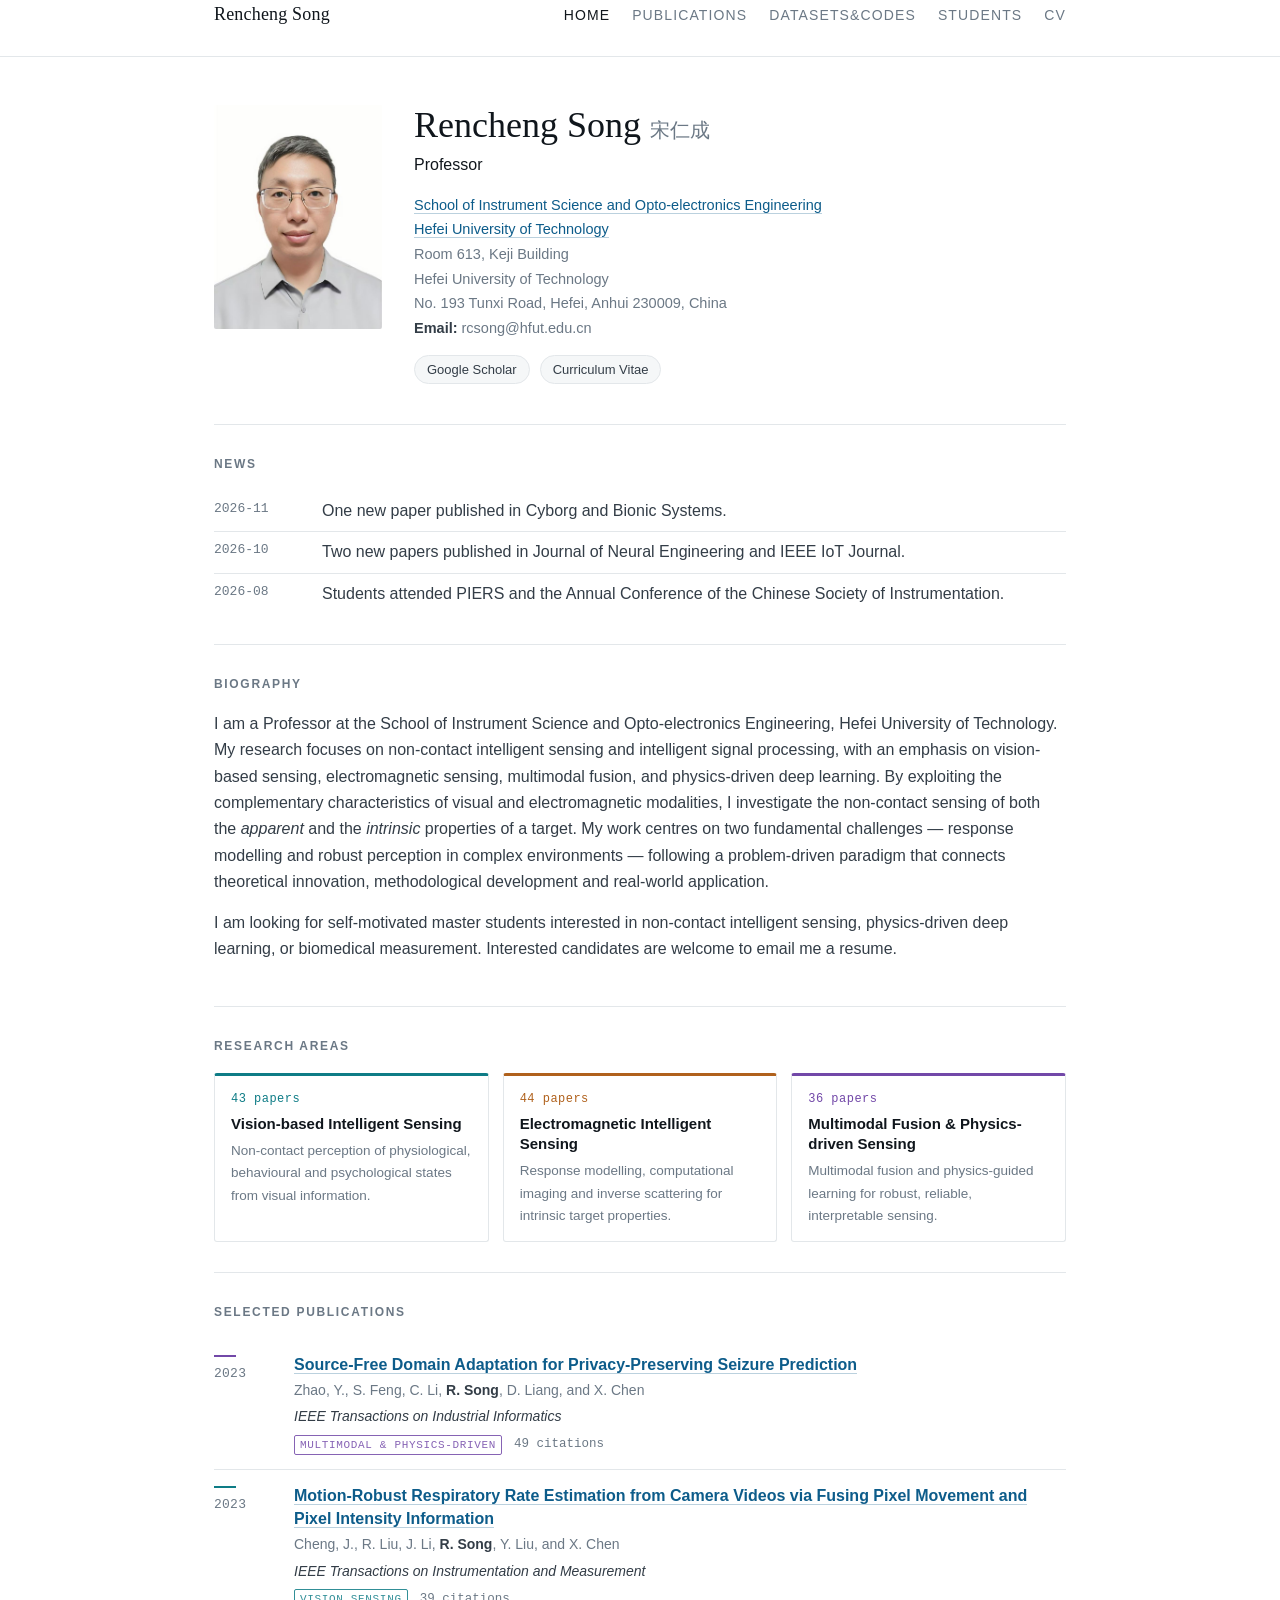
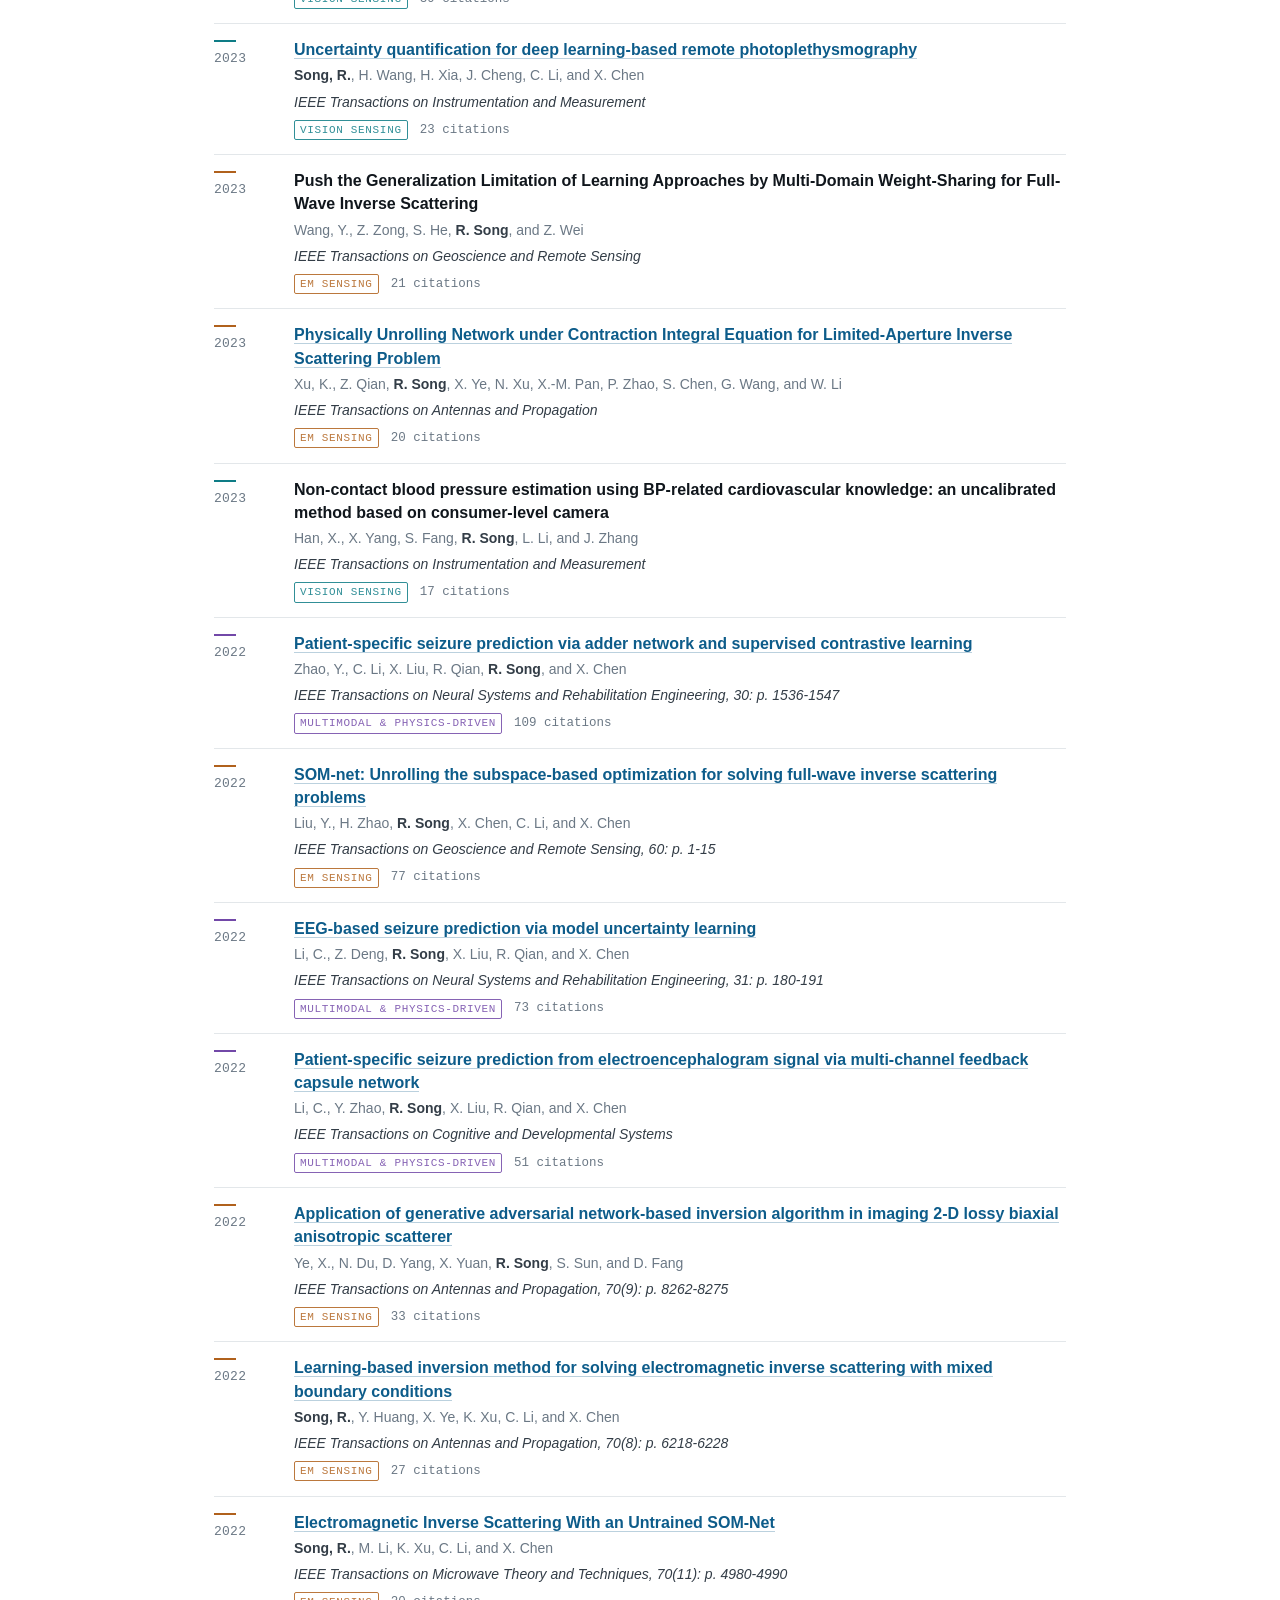
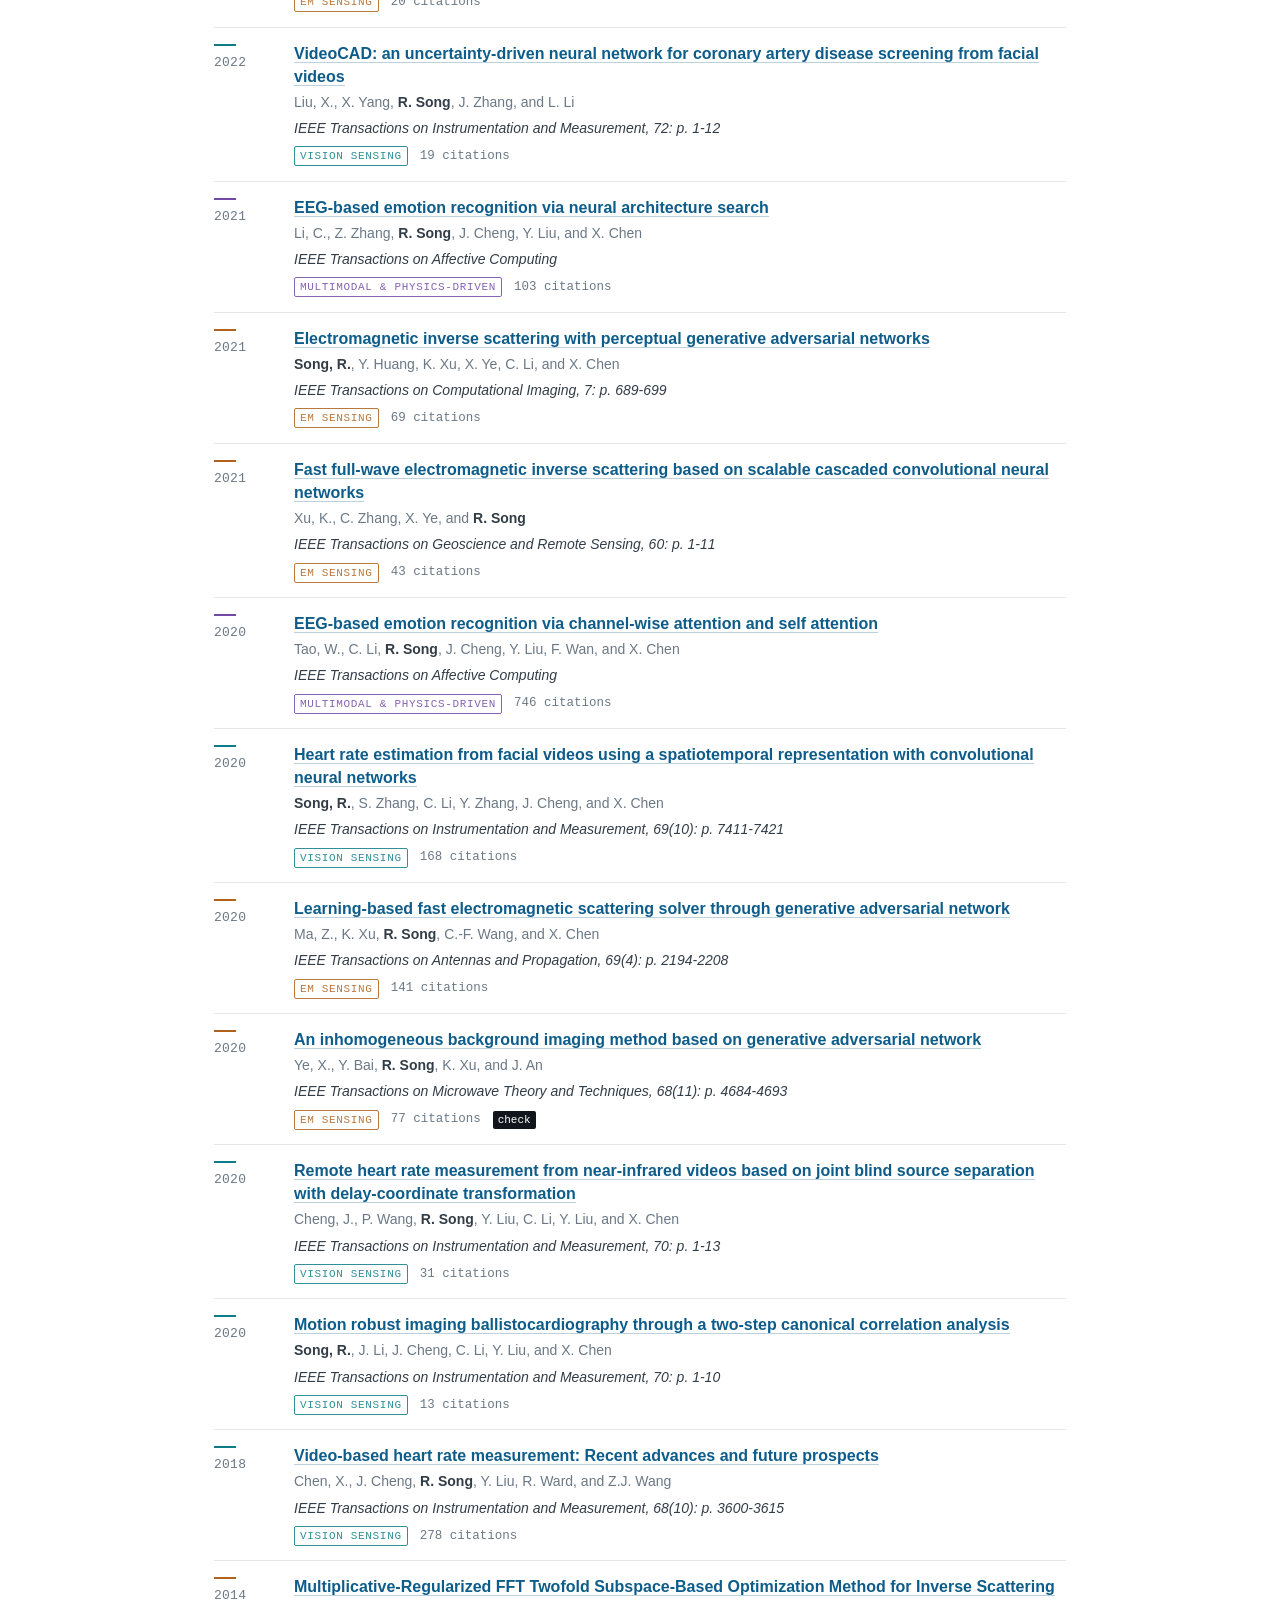
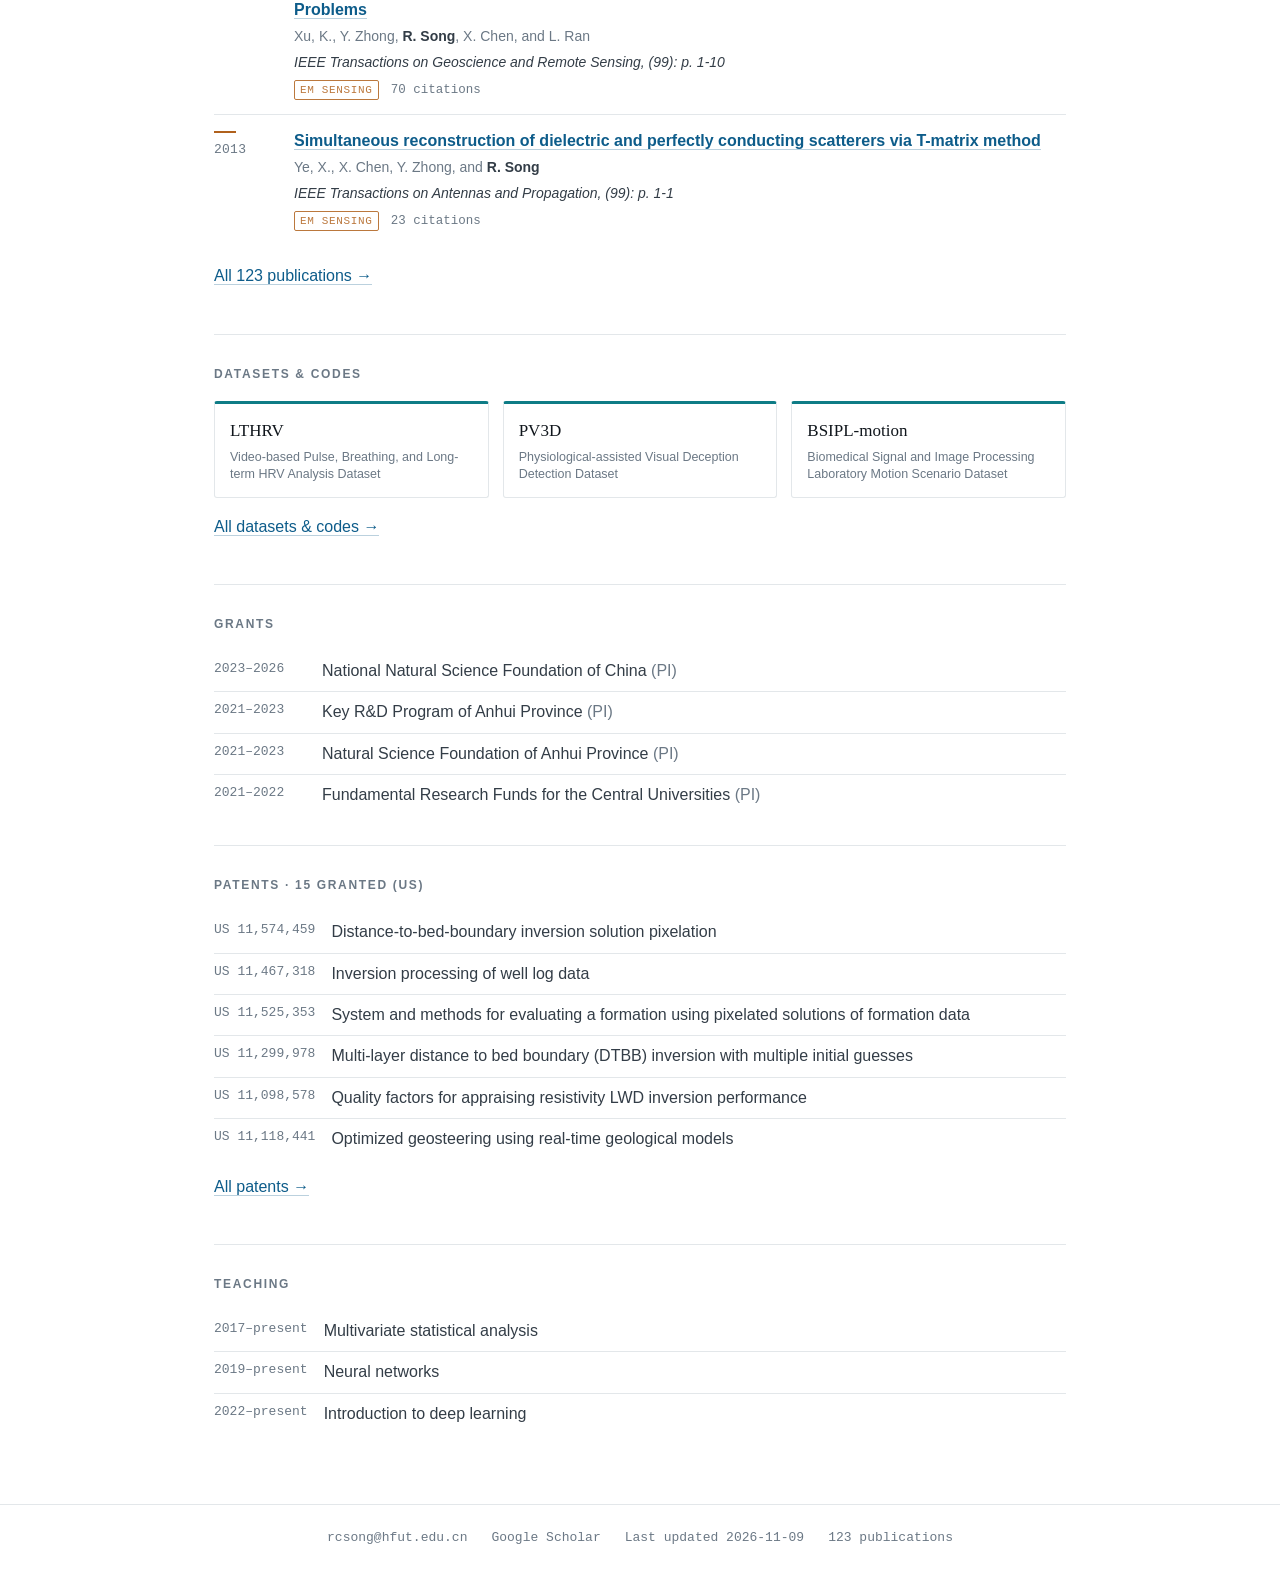
<file: index.html>
<!DOCTYPE html>
<html lang="en">
<head>
<meta charset="utf-8">
<meta name="viewport" content="width=device-width, initial-scale=1">
<title>Rencheng Song — Professor, Hefei University of Technology</title>
<meta name="description" content="Rencheng Song (宋仁成), Professor at Hefei University of Technology. Intelligent perception, vision-based vital sign monitoring, electromagnetic inverse scattering.">
<link rel="canonical" href="https://renchengsong.github.io/">
<link rel="stylesheet" href="assets/css/style.css">
<meta property="og:title" content="Rencheng Song — Professor, Hefei University of Technology">
<meta property="og:type" content="profile">
<meta property="og:url" content="https://renchengsong.github.io/">
<script type="application/ld+json">{"@context": "https://schema.org", "@type": "Person", "name": "Rencheng Song", "alternateName": "宋仁成", "jobTitle": "Professor", "email": "mailto:rcsong@hfut.edu.cn", "url": "https://renchengsong.github.io", "affiliation": {"@type": "Organization", "name": "Hefei University of Technology"}, "sameAs": ["https://scholar.google.com/citations?user=GH-rVCUAAAAJ&hl=en"], "knowsAbout": ["Vision-based Intelligent Sensing", "Electromagnetic Intelligent Sensing", "Multimodal Fusion & Physics-driven Sensing"], "description": "123 peer-reviewed publications."}</script>
</head>
<body>

<div class="topbar"><div class="wrap">
  <a class="brand" href="index.html">Rencheng Song</a>
  <nav>
    <a href="index.html" aria-current="page">Home</a>
    <a href="publications.html">Publications</a>
    <a href="resources.html">Datasets&amp;Codes</a>
    <a href="students.html">Students</a>
    <a href="pdfs/Song_cv_hfut.pdf">CV</a>
  </nav>
</div></div>

<main class="wrap">
<div class="hero">
  <img src="pic/p2.jpeg" alt="Portrait of Rencheng Song" width="168" height="224">
  <div>
    <h1>Rencheng Song <span class="han">宋仁成</span></h1>
    <div class="role">Professor</div>
    <div class="meta">
<a href="https://yqkx.hfut.edu.cn/">School of Instrument Science and Opto-electronics Engineering</a><br><a href="https://en.hfut.edu.cn/">Hefei University of Technology</a><br>Room 613, Keji Building<br>Hefei University of Technology<br>No. 193 Tunxi Road, Hefei, Anhui 230009, China<br>      <strong>Email:</strong> rcsong@hfut.edu.cn
    </div>
    <div class="idlinks">
<a href="https://scholar.google.com/citations?user=GH-rVCUAAAAJ&amp;hl=en">Google Scholar</a><a href="pdfs/Song_cv_hfut.pdf">Curriculum Vitae</a>    </div>
  </div>
</div>

<section>
  <h2>News</h2>
  <ul class="plainlist">
<li><span class="when">2026-11</span><span>One new paper published in Cyborg and Bionic Systems.</span></li><li><span class="when">2026-10</span><span>Two new papers published in Journal of Neural Engineering and IEEE IoT Journal.</span></li><li><span class="when">2026-08</span><span>Students attended PIERS and the Annual Conference of the Chinese Society of Instrumentation.</span></li>  </ul>
</section>

<section>
  <h2>Biography</h2>
  <p>I am a Professor at the School of Instrument Science and Opto-electronics Engineering,
Hefei University of Technology. 

My research focuses on non-contact intelligent sensing and intelligent signal processing, with an
emphasis on vision-based sensing, electromagnetic sensing, multimodal fusion, and physics-driven
deep learning. By exploiting the complementary characteristics of visual and electromagnetic
modalities, I investigate the non-contact sensing of both the <i>apparent</i> and the
<i>intrinsic</i> properties of a target. My work centres on two fundamental challenges — response
modelling and robust perception in complex environments — following a problem-driven paradigm that
connects theoretical innovation, methodological development and real-world application.
</p>
  <p></p>
  <p>I am looking for self-motivated master students interested in non-contact intelligent sensing,
physics-driven deep learning, or biomedical measurement. Interested candidates are welcome to
email me a resume.
</p>
</section>

<section>
  <h2>Research areas</h2>
  <p></p>
  <div class="areas">
    <div class="area" style="--c: #0e7c86">
      <div class="n">43 papers</div>
      <h4>Vision-based Intelligent Sensing</h4>
      <p>Non-contact perception of physiological, behavioural and psychological states from visual information.</p>
    </div>
    <div class="area" style="--c: #b0611c">
      <div class="n">44 papers</div>
      <h4>Electromagnetic Intelligent Sensing</h4>
      <p>Response modelling, computational imaging and inverse scattering for intrinsic target properties.</p>
    </div>
    <div class="area" style="--c: #7248a8">
      <div class="n">36 papers</div>
      <h4>Multimodal Fusion &amp; Physics-driven Sensing</h4>
      <p>Multimodal fusion and physics-guided learning for robust, reliable, interpretable sensing.</p>
    </div>
  </div>
</section>

<section>
  <h2>Selected publications</h2>
<ol class="pubs">
  <li class="pub" data-cat="fusion" style="--c: #7248a8">
    <div class="year">2023</div>
    <div>
      <div class="t"><a href="https://scholar.google.com/citations?view_op=view_citation&amp;hl=en&amp;user=GH-rVCUAAAAJ&amp;pagesize=100&amp;sortby=pubdate&amp;citation_for_view=GH-rVCUAAAAJ:CHSYGLWDkRkC">Source-Free Domain Adaptation for Privacy-Preserving Seizure Prediction</a></div>
      <div class="a">Zhao, Y., S. Feng, C. Li, <span class="me">R. Song</span>, D. Liang, and X. Chen</div>
      <div class="v">IEEE Transactions on Industrial Informatics</div>
      <div class="x">
        <span class="tag">Multimodal &amp; physics-driven</span>
<span class="cited">49 citations</span>      </div>
    </div>
  </li>
  <li class="pub" data-cat="vision" style="--c: #0e7c86">
    <div class="year">2023</div>
    <div>
      <div class="t"><a href="https://scholar.google.com/citations?view_op=view_citation&amp;hl=en&amp;user=GH-rVCUAAAAJ&amp;pagesize=100&amp;sortby=pubdate&amp;citation_for_view=GH-rVCUAAAAJ:b0M2c_1WBrUC">Motion-Robust Respiratory Rate Estimation from Camera Videos via Fusing Pixel Movement and Pixel Intensity Information</a></div>
      <div class="a">Cheng, J., R. Liu, J. Li, <span class="me">R. Song</span>, Y. Liu, and X. Chen</div>
      <div class="v">IEEE Transactions on Instrumentation and Measurement</div>
      <div class="x">
        <span class="tag">Vision sensing</span>
<span class="cited">39 citations</span>      </div>
    </div>
  </li>
  <li class="pub" data-cat="vision" style="--c: #0e7c86">
    <div class="year">2023</div>
    <div>
      <div class="t"><a href="https://scholar.google.com/citations?view_op=view_citation&amp;hl=en&amp;user=GH-rVCUAAAAJ&amp;pagesize=100&amp;sortby=pubdate&amp;citation_for_view=GH-rVCUAAAAJ:UxriW0iASnsC">Uncertainty quantification for deep learning-based remote photoplethysmography</a></div>
      <div class="a"><span class="me">Song, R.</span>, H. Wang, H. Xia, J. Cheng, C. Li, and X. Chen</div>
      <div class="v">IEEE Transactions on Instrumentation and Measurement</div>
      <div class="x">
        <span class="tag">Vision sensing</span>
<span class="cited">23 citations</span>      </div>
    </div>
  </li>
  <li class="pub" data-cat="em" style="--c: #b0611c">
    <div class="year">2023</div>
    <div>
      <div class="t">Push the Generalization Limitation of Learning Approaches by Multi-Domain Weight-Sharing for Full-Wave Inverse Scattering</div>
      <div class="a">Wang, Y., Z. Zong, S. He, <span class="me">R. Song</span>, and Z. Wei</div>
      <div class="v">IEEE Transactions on Geoscience and Remote Sensing</div>
      <div class="x">
        <span class="tag">EM sensing</span>
<span class="cited">21 citations</span>      </div>
    </div>
  </li>
  <li class="pub" data-cat="em" style="--c: #b0611c">
    <div class="year">2023</div>
    <div>
      <div class="t"><a href="https://scholar.google.com/citations?view_op=view_citation&amp;hl=en&amp;user=GH-rVCUAAAAJ&amp;pagesize=100&amp;sortby=pubdate&amp;citation_for_view=GH-rVCUAAAAJ:nb7KW1ujOQ8C">Physically Unrolling Network under Contraction Integral Equation for Limited-Aperture Inverse Scattering Problem</a></div>
      <div class="a">Xu, K., Z. Qian, <span class="me">R. Song</span>, X. Ye, N. Xu, X.-M. Pan, P. Zhao, S. Chen, G. Wang, and W. Li</div>
      <div class="v">IEEE Transactions on Antennas and Propagation</div>
      <div class="x">
        <span class="tag">EM sensing</span>
<span class="cited">20 citations</span>      </div>
    </div>
  </li>
  <li class="pub" data-cat="vision" style="--c: #0e7c86">
    <div class="year">2023</div>
    <div>
      <div class="t">Non-contact blood pressure estimation using BP-related cardiovascular knowledge: an uncalibrated method based on consumer-level camera</div>
      <div class="a">Han, X., X. Yang, S. Fang, <span class="me">R. Song</span>, L. Li, and J. Zhang</div>
      <div class="v">IEEE Transactions on Instrumentation and Measurement</div>
      <div class="x">
        <span class="tag">Vision sensing</span>
<span class="cited">17 citations</span>      </div>
    </div>
  </li>
  <li class="pub" data-cat="fusion" style="--c: #7248a8">
    <div class="year">2022</div>
    <div>
      <div class="t"><a href="https://scholar.google.com/citations?view_op=view_citation&amp;hl=en&amp;user=GH-rVCUAAAAJ&amp;pagesize=100&amp;sortby=pubdate&amp;citation_for_view=GH-rVCUAAAAJ:g5m5HwL7SMYC">Patient-specific seizure prediction via adder network and supervised contrastive learning</a></div>
      <div class="a">Zhao, Y., C. Li, X. Liu, R. Qian, <span class="me">R. Song</span>, and X. Chen</div>
      <div class="v">IEEE Transactions on Neural Systems and Rehabilitation Engineering, 30: p. 1536-1547</div>
      <div class="x">
        <span class="tag">Multimodal &amp; physics-driven</span>
<span class="cited">109 citations</span>      </div>
    </div>
  </li>
  <li class="pub" data-cat="em" style="--c: #b0611c">
    <div class="year">2022</div>
    <div>
      <div class="t"><a href="https://scholar.google.com/citations?view_op=view_citation&amp;hl=en&amp;user=GH-rVCUAAAAJ&amp;pagesize=100&amp;sortby=pubdate&amp;citation_for_view=GH-rVCUAAAAJ:HoB7MX3m0LUC">SOM-net: Unrolling the subspace-based optimization for solving full-wave inverse scattering problems</a></div>
      <div class="a">Liu, Y., H. Zhao, <span class="me">R. Song</span>, X. Chen, C. Li, and X. Chen</div>
      <div class="v">IEEE Transactions on Geoscience and Remote Sensing, 60: p. 1-15</div>
      <div class="x">
        <span class="tag">EM sensing</span>
<span class="cited">77 citations</span>      </div>
    </div>
  </li>
  <li class="pub" data-cat="fusion" style="--c: #7248a8">
    <div class="year">2022</div>
    <div>
      <div class="t"><a href="https://scholar.google.com/citations?view_op=view_citation&amp;hl=en&amp;user=GH-rVCUAAAAJ&amp;pagesize=100&amp;sortby=pubdate&amp;citation_for_view=GH-rVCUAAAAJ:zA6iFVUQeVQC">EEG-based seizure prediction via model uncertainty learning</a></div>
      <div class="a">Li, C., Z. Deng, <span class="me">R. Song</span>, X. Liu, R. Qian, and X. Chen</div>
      <div class="v">IEEE Transactions on Neural Systems and Rehabilitation Engineering, 31: p. 180-191</div>
      <div class="x">
        <span class="tag">Multimodal &amp; physics-driven</span>
<span class="cited">73 citations</span>      </div>
    </div>
  </li>
  <li class="pub" data-cat="fusion" style="--c: #7248a8">
    <div class="year">2022</div>
    <div>
      <div class="t"><a href="https://scholar.google.com/citations?view_op=view_citation&amp;hl=en&amp;user=GH-rVCUAAAAJ&amp;pagesize=100&amp;sortby=pubdate&amp;citation_for_view=GH-rVCUAAAAJ:3s1wT3WcHBgC">Patient-specific seizure prediction from electroencephalogram signal via multi-channel feedback capsule network</a></div>
      <div class="a">Li, C., Y. Zhao, <span class="me">R. Song</span>, X. Liu, R. Qian, and X. Chen</div>
      <div class="v">IEEE Transactions on Cognitive and Developmental Systems</div>
      <div class="x">
        <span class="tag">Multimodal &amp; physics-driven</span>
<span class="cited">51 citations</span>      </div>
    </div>
  </li>
  <li class="pub" data-cat="em" style="--c: #b0611c">
    <div class="year">2022</div>
    <div>
      <div class="t"><a href="https://scholar.google.com/citations?view_op=view_citation&amp;hl=en&amp;user=GH-rVCUAAAAJ&amp;pagesize=100&amp;sortby=pubdate&amp;citation_for_view=GH-rVCUAAAAJ:M05iB0D1s5AC">Application of generative adversarial network-based inversion algorithm in imaging 2-D lossy biaxial anisotropic scatterer</a></div>
      <div class="a">Ye, X., N. Du, D. Yang, X. Yuan, <span class="me">R. Song</span>, S. Sun, and D. Fang</div>
      <div class="v">IEEE Transactions on Antennas and Propagation, 70(9): p. 8262-8275</div>
      <div class="x">
        <span class="tag">EM sensing</span>
<span class="cited">33 citations</span>      </div>
    </div>
  </li>
  <li class="pub" data-cat="em" style="--c: #b0611c">
    <div class="year">2022</div>
    <div>
      <div class="t"><a href="https://scholar.google.com/citations?view_op=view_citation&amp;hl=en&amp;user=GH-rVCUAAAAJ&amp;pagesize=100&amp;sortby=pubdate&amp;citation_for_view=GH-rVCUAAAAJ:vV6vV6tmYwMC">Learning-based inversion method for solving electromagnetic inverse scattering with mixed boundary conditions</a></div>
      <div class="a"><span class="me">Song, R.</span>, Y. Huang, X. Ye, K. Xu, C. Li, and X. Chen</div>
      <div class="v">IEEE Transactions on Antennas and Propagation, 70(8): p. 6218-6228</div>
      <div class="x">
        <span class="tag">EM sensing</span>
<span class="cited">27 citations</span>      </div>
    </div>
  </li>
  <li class="pub" data-cat="em" style="--c: #b0611c">
    <div class="year">2022</div>
    <div>
      <div class="t"><a href="https://scholar.google.com/citations?view_op=view_citation&amp;hl=en&amp;user=GH-rVCUAAAAJ&amp;pagesize=100&amp;sortby=pubdate&amp;citation_for_view=GH-rVCUAAAAJ:SeFeTyx0c_EC">Electromagnetic Inverse Scattering With an Untrained SOM-Net</a></div>
      <div class="a"><span class="me">Song, R.</span>, M. Li, K. Xu, C. Li, and X. Chen</div>
      <div class="v">IEEE Transactions on Microwave Theory and Techniques, 70(11): p. 4980-4990</div>
      <div class="x">
        <span class="tag">EM sensing</span>
<span class="cited">20 citations</span>      </div>
    </div>
  </li>
  <li class="pub" data-cat="vision" style="--c: #0e7c86">
    <div class="year">2022</div>
    <div>
      <div class="t"><a href="https://scholar.google.com/citations?view_op=view_citation&amp;hl=en&amp;user=GH-rVCUAAAAJ&amp;pagesize=100&amp;sortby=pubdate&amp;citation_for_view=GH-rVCUAAAAJ:4OULZ7Gr8RgC">VideoCAD: an uncertainty-driven neural network for coronary artery disease screening from facial videos</a></div>
      <div class="a">Liu, X., X. Yang, <span class="me">R. Song</span>, J. Zhang, and L. Li</div>
      <div class="v">IEEE Transactions on Instrumentation and Measurement, 72: p. 1-12</div>
      <div class="x">
        <span class="tag">Vision sensing</span>
<span class="cited">19 citations</span>      </div>
    </div>
  </li>
  <li class="pub" data-cat="fusion" style="--c: #7248a8">
    <div class="year">2021</div>
    <div>
      <div class="t"><a href="https://scholar.google.com/citations?view_op=view_citation&amp;hl=en&amp;user=GH-rVCUAAAAJ&amp;pagesize=100&amp;sortby=pubdate&amp;citation_for_view=GH-rVCUAAAAJ:J_g5lzvAfSwC">EEG-based emotion recognition via neural architecture search</a></div>
      <div class="a">Li, C., Z. Zhang, <span class="me">R. Song</span>, J. Cheng, Y. Liu, and X. Chen</div>
      <div class="v">IEEE Transactions on Affective Computing</div>
      <div class="x">
        <span class="tag">Multimodal &amp; physics-driven</span>
<span class="cited">103 citations</span>      </div>
    </div>
  </li>
  <li class="pub" data-cat="em" style="--c: #b0611c">
    <div class="year">2021</div>
    <div>
      <div class="t"><a href="https://scholar.google.com/citations?view_op=view_citation&amp;hl=en&amp;user=GH-rVCUAAAAJ&amp;pagesize=100&amp;sortby=pubdate&amp;citation_for_view=GH-rVCUAAAAJ:GnPB-g6toBAC">Electromagnetic inverse scattering with perceptual generative adversarial networks</a></div>
      <div class="a"><span class="me">Song, R.</span>, Y. Huang, K. Xu, X. Ye, C. Li, and X. Chen</div>
      <div class="v">IEEE Transactions on Computational Imaging, 7: p. 689-699</div>
      <div class="x">
        <span class="tag">EM sensing</span>
<span class="cited">69 citations</span>      </div>
    </div>
  </li>
  <li class="pub" data-cat="em" style="--c: #b0611c">
    <div class="year">2021</div>
    <div>
      <div class="t"><a href="https://scholar.google.com/citations?view_op=view_citation&amp;hl=en&amp;user=GH-rVCUAAAAJ&amp;pagesize=100&amp;sortby=pubdate&amp;citation_for_view=GH-rVCUAAAAJ:O3NaXMp0MMsC">Fast full-wave electromagnetic inverse scattering based on scalable cascaded convolutional neural networks</a></div>
      <div class="a">Xu, K., C. Zhang, X. Ye, and <span class="me">R. Song</span></div>
      <div class="v">IEEE Transactions on Geoscience and Remote Sensing, 60: p. 1-11</div>
      <div class="x">
        <span class="tag">EM sensing</span>
<span class="cited">43 citations</span>      </div>
    </div>
  </li>
  <li class="pub" data-cat="fusion" style="--c: #7248a8">
    <div class="year">2020</div>
    <div>
      <div class="t"><a href="https://scholar.google.com/citations?view_op=view_citation&amp;hl=en&amp;user=GH-rVCUAAAAJ&amp;cstart=100&amp;pagesize=100&amp;sortby=pubdate&amp;citation_for_view=GH-rVCUAAAAJ:JV2RwH3_ST0C">EEG-based emotion recognition via channel-wise attention and self attention</a></div>
      <div class="a">Tao, W., C. Li, <span class="me">R. Song</span>, J. Cheng, Y. Liu, F. Wan, and X. Chen</div>
      <div class="v">IEEE Transactions on Affective Computing</div>
      <div class="x">
        <span class="tag">Multimodal &amp; physics-driven</span>
<span class="cited">746 citations</span>      </div>
    </div>
  </li>
  <li class="pub" data-cat="vision" style="--c: #0e7c86">
    <div class="year">2020</div>
    <div>
      <div class="t"><a href="https://scholar.google.com/citations?view_op=view_citation&amp;hl=en&amp;user=GH-rVCUAAAAJ&amp;cstart=100&amp;pagesize=100&amp;sortby=pubdate&amp;citation_for_view=GH-rVCUAAAAJ:4JMBOYKVnBMC">Heart rate estimation from facial videos using a spatiotemporal representation with convolutional neural networks</a></div>
      <div class="a"><span class="me">Song, R.</span>, S. Zhang, C. Li, Y. Zhang, J. Cheng, and X. Chen</div>
      <div class="v">IEEE Transactions on Instrumentation and Measurement, 69(10): p. 7411-7421</div>
      <div class="x">
        <span class="tag">Vision sensing</span>
<span class="cited">168 citations</span>      </div>
    </div>
  </li>
  <li class="pub" data-cat="em" style="--c: #b0611c">
    <div class="year">2020</div>
    <div>
      <div class="t"><a href="https://scholar.google.com/citations?view_op=view_citation&amp;hl=en&amp;user=GH-rVCUAAAAJ&amp;cstart=100&amp;pagesize=100&amp;sortby=pubdate&amp;citation_for_view=GH-rVCUAAAAJ:blknAaTinKkC">Learning-based fast electromagnetic scattering solver through generative adversarial network</a></div>
      <div class="a">Ma, Z., K. Xu, <span class="me">R. Song</span>, C.-F. Wang, and X. Chen</div>
      <div class="v">IEEE Transactions on Antennas and Propagation, 69(4): p. 2194-2208</div>
      <div class="x">
        <span class="tag">EM sensing</span>
<span class="cited">141 citations</span>      </div>
    </div>
  </li>
  <li class="pub" data-cat="em" style="--c: #b0611c">
    <div class="year">2020</div>
    <div>
      <div class="t"><a href="https://scholar.google.com/citations?view_op=view_citation&amp;hl=en&amp;user=GH-rVCUAAAAJ&amp;cstart=100&amp;pagesize=100&amp;sortby=pubdate&amp;citation_for_view=GH-rVCUAAAAJ:M3NEmzRMIkIC">An inhomogeneous background imaging method based on generative adversarial network</a></div>
      <div class="a">Ye, X., Y. Bai, <span class="me">R. Song</span>, K. Xu, and J. An</div>
      <div class="v">IEEE Transactions on Microwave Theory and Techniques, 68(11): p. 4684-4693</div>
      <div class="x">
        <span class="tag">EM sensing</span>
<span class="cited">77 citations</span><span class="newflag">check</span>      </div>
    </div>
  </li>
  <li class="pub" data-cat="vision" style="--c: #0e7c86">
    <div class="year">2020</div>
    <div>
      <div class="t"><a href="https://scholar.google.com/citations?view_op=view_citation&amp;hl=en&amp;user=GH-rVCUAAAAJ&amp;cstart=100&amp;pagesize=100&amp;sortby=pubdate&amp;citation_for_view=GH-rVCUAAAAJ:YFjsv_pBGBYC">Remote heart rate measurement from near-infrared videos based on joint blind source separation with delay-coordinate transformation</a></div>
      <div class="a">Cheng, J., P. Wang, <span class="me">R. Song</span>, Y. Liu, C. Li, Y. Liu, and X. Chen</div>
      <div class="v">IEEE Transactions on Instrumentation and Measurement, 70: p. 1-13</div>
      <div class="x">
        <span class="tag">Vision sensing</span>
<span class="cited">31 citations</span>      </div>
    </div>
  </li>
  <li class="pub" data-cat="vision" style="--c: #0e7c86">
    <div class="year">2020</div>
    <div>
      <div class="t"><a href="https://scholar.google.com/citations?view_op=view_citation&amp;hl=en&amp;user=GH-rVCUAAAAJ&amp;cstart=100&amp;pagesize=100&amp;sortby=pubdate&amp;citation_for_view=GH-rVCUAAAAJ:NMxIlDl6LWMC">Motion robust imaging ballistocardiography through a two-step canonical correlation analysis</a></div>
      <div class="a"><span class="me">Song, R.</span>, J. Li, J. Cheng, C. Li, Y. Liu, and X. Chen</div>
      <div class="v">IEEE Transactions on Instrumentation and Measurement, 70: p. 1-10</div>
      <div class="x">
        <span class="tag">Vision sensing</span>
<span class="cited">13 citations</span>      </div>
    </div>
  </li>
  <li class="pub" data-cat="vision" style="--c: #0e7c86">
    <div class="year">2018</div>
    <div>
      <div class="t"><a href="https://scholar.google.com/citations?view_op=view_citation&amp;hl=en&amp;user=GH-rVCUAAAAJ&amp;cstart=100&amp;pagesize=100&amp;sortby=pubdate&amp;citation_for_view=GH-rVCUAAAAJ:hFOr9nPyWt4C">Video-based heart rate measurement: Recent advances and future prospects</a></div>
      <div class="a">Chen, X., J. Cheng, <span class="me">R. Song</span>, Y. Liu, R. Ward, and Z.J. Wang</div>
      <div class="v">IEEE Transactions on Instrumentation and Measurement, 68(10): p. 3600-3615</div>
      <div class="x">
        <span class="tag">Vision sensing</span>
<span class="cited">278 citations</span>      </div>
    </div>
  </li>
  <li class="pub" data-cat="em" style="--c: #b0611c">
    <div class="year">2014</div>
    <div>
      <div class="t"><a href="https://scholar.google.com/citations?view_op=view_citation&amp;hl=en&amp;user=GH-rVCUAAAAJ&amp;cstart=100&amp;pagesize=100&amp;sortby=pubdate&amp;citation_for_view=GH-rVCUAAAAJ:4DMP91E08xMC">Multiplicative-Regularized FFT Twofold Subspace-Based Optimization Method for Inverse Scattering Problems</a></div>
      <div class="a">Xu, K., Y. Zhong, <span class="me">R. Song</span>, X. Chen, and L. Ran</div>
      <div class="v">IEEE Transactions on Geoscience and Remote Sensing, (99): p. 1-10</div>
      <div class="x">
        <span class="tag">EM sensing</span>
<span class="cited">70 citations</span>      </div>
    </div>
  </li>
  <li class="pub" data-cat="em" style="--c: #b0611c">
    <div class="year">2013</div>
    <div>
      <div class="t"><a href="https://scholar.google.com/citations?view_op=view_citation&amp;hl=en&amp;user=GH-rVCUAAAAJ&amp;cstart=100&amp;pagesize=100&amp;sortby=pubdate&amp;citation_for_view=GH-rVCUAAAAJ:kNdYIx-mwKoC">Simultaneous reconstruction of dielectric and perfectly conducting scatterers via T-matrix method</a></div>
      <div class="a">Ye, X., X. Chen, Y. Zhong, and <span class="me">R. Song</span></div>
      <div class="v">IEEE Transactions on Antennas and Propagation, (99): p. 1-1</div>
      <div class="x">
        <span class="tag">EM sensing</span>
<span class="cited">23 citations</span>      </div>
    </div>
  </li>
</ol>  <p style="margin-top:18px"><a href="publications.html">All 123 publications &rarr;</a></p>
</section>

<section>
  <h2>Datasets &amp; Codes</h2>
  <div class="res-mini">
    <a href="datasets/LTHRV/index.html" style="--c: #0e7c86">
      <span class="nm">LTHRV</span>
      <span class="ds">Video-based Pulse, Breathing, and Long-term HRV Analysis Dataset</span>
    </a>
    <a href="datasets/PV3D/PV3D.html" style="--c: #0e7c86">
      <span class="nm">PV3D</span>
      <span class="ds">Physiological-assisted Visual Deception Detection Dataset</span>
    </a>
    <a href="datasets/BSIPL-motion/index.html" style="--c: #0e7c86">
      <span class="nm">BSIPL-motion</span>
      <span class="ds">Biomedical Signal and Image Processing Laboratory Motion Scenario Dataset</span>
    </a>
  </div>
  <p style="margin-top:16px"><a href="resources.html">All datasets &amp; codes &rarr;</a></p>
</section>

<section>
  <h2>Grants</h2>
  <ul class="plainlist">
<li><span class="when">2023–2026</span><span>National Natural Science Foundation of China <span class="corr">(PI)</span></span></li><li><span class="when">2021–2023</span><span>Key R&amp;D Program of Anhui Province <span class="corr">(PI)</span></span></li><li><span class="when">2021–2023</span><span>Natural Science Foundation of Anhui Province <span class="corr">(PI)</span></span></li><li><span class="when">2021–2022</span><span>Fundamental Research Funds for the Central Universities <span class="corr">(PI)</span></span></li>  </ul>
</section>

<section>
  <h2>Patents &middot; 15 granted (US)</h2>
  <ul class="plainlist">
<li><span class="when">US 11,574,459</span><span>Distance-to-bed-boundary inversion solution pixelation</span></li><li><span class="when">US 11,467,318</span><span>Inversion processing of well log data</span></li><li><span class="when">US 11,525,353</span><span>System and methods for evaluating a formation using pixelated solutions of formation data</span></li><li><span class="when">US 11,299,978</span><span>Multi-layer distance to bed boundary (DTBB) inversion with multiple initial guesses</span></li><li><span class="when">US 11,098,578</span><span>Quality factors for appraising resistivity LWD inversion performance</span></li><li><span class="when">US 11,118,441</span><span>Optimized geosteering using real-time geological models</span></li>  </ul>
<p style="margin-top:14px"><a href="publications.html#patents">All patents &rarr;</a></p></section>

<section>
  <h2>Teaching</h2>
  <ul class="plainlist">
<li><span class="when">2017–present</span><span>Multivariate statistical analysis</span></li><li><span class="when">2019–present</span><span>Neural networks</span></li><li><span class="when">2022–present</span><span>Introduction to deep learning</span></li>  </ul>
</section>
</main>

<footer><div class="wrap" style="display:flex;flex-wrap:wrap;gap:10px 24px;padding:0">
  <span>rcsong@hfut.edu.cn</span>
  <a href="https://scholar.google.com/citations?user=GH-rVCUAAAAJ&amp;hl=en">Google Scholar</a>
  <span>Last updated 2026-11-09</span>
  <span>123 publications</span>
</div></footer>

</body>
</html>
</file>
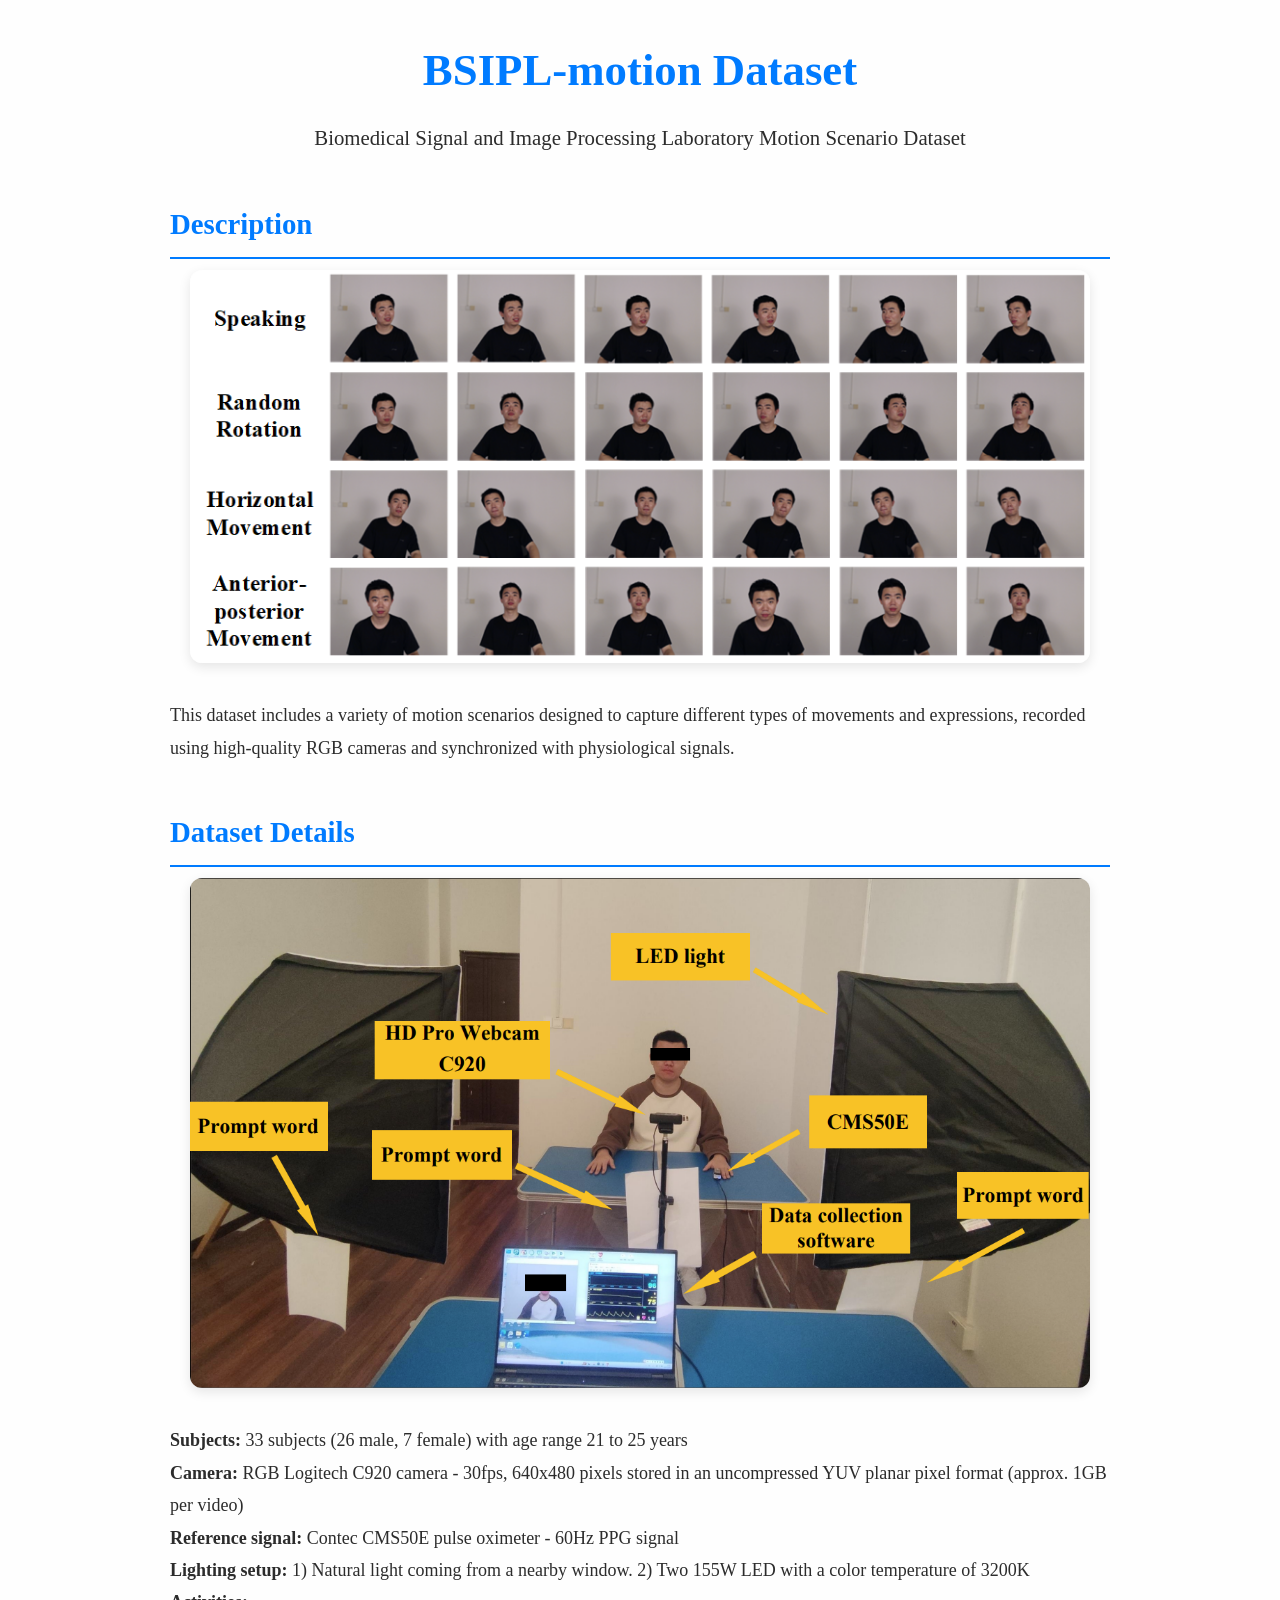
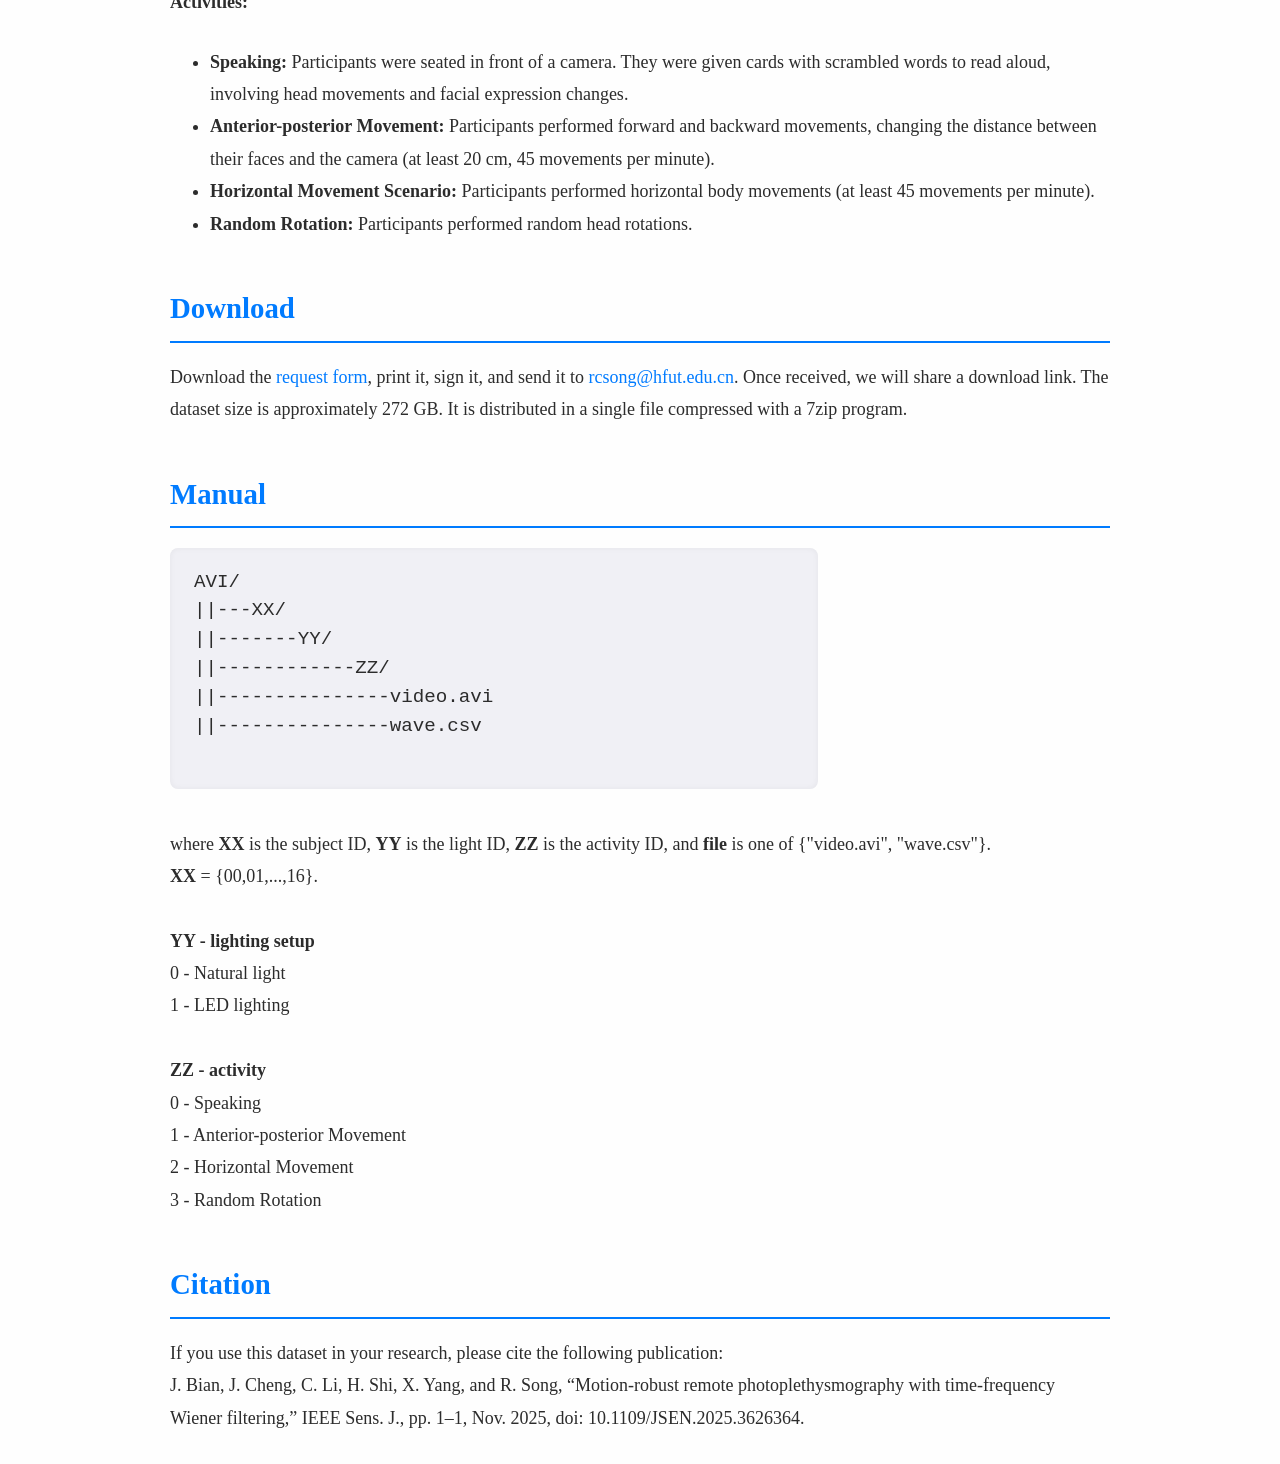
<file: datasets/BSIPL-motion/index.html>
<!DOCTYPE html>
<html lang="en">
<head>
<meta charset="UTF-8" />
<meta name="viewport" content="width=device-width, initial-scale=1" />
<title>BSIPL-motion Dataset</title>
<style type="text/css">
  body {
    background-color: #fefefe;
    font-family: "Times New Roman", Times, serif;
    font-size: 18px;
    line-height: 1.8;
    color: #2c2c2c;
    margin: 30px auto;
    max-width: 940px;
    padding: 0 15px;
  }
  h1, h2 {
    font-weight: bold;
    color: #007bff;
    margin-bottom: 0.4em;
    margin-top: 1.5em;
  }
  h1 {
    font-size: 2.8rem;
    text-align: center;
    margin-top: 0;
  }
  h2 {
    font-size: 1.8rem;
    border-bottom: 2px solid #007bff;
    padding-bottom: 0.2em;
  }
  p {
    margin-bottom: 1.5em;
  }
  a {
    color: #007bff;
    text-decoration: none;
  }
  a:hover, a:focus {
    text-decoration: underline;
    outline: none;
  }
  .images {
    display: flex;
    flex-wrap: wrap;
    justify-content: center;
    gap: 24px;
    margin-bottom: 2em;
  }
  .images img {
    max-width: 900px;
    width: 100%;
    border-radius: 12px;
    box-shadow: 0 4px 12px rgba(0,0,0,0.1);
    cursor: pointer;
    transition: transform 0.3s ease;
  }
  .images img:hover {
    transform: scale(1.03);
    box-shadow: 0 8px 24px rgba(0,0,0,0.15);
  }
  .notice {
    background-color: #e9f1ff;
    border-left: 6px solid #007bff;
    padding: 12px 18px;
    margin-top: 30px;
    font-weight: 600;
    color: #0a3d91;
    border-radius: 6px;
    box-shadow: 0 2px 6px rgba(0,0,0,0.05);
    max-width: 620px;
  }
  .notice strong {
    font-weight: 700;
    margin-right: 6px;
  }
  .manual pre {
    background: #f0f0f5;
    border-radius: 8px;
    padding: 20px 24px;
    font-family: "Courier New", Courier, monospace;
    font-size: 1.2rem;
    line-height: 1.5;
    overflow-x: auto;
    box-shadow: inset 0 0 6px rgba(0,0,0,0.05);
    max-width: 600px;
    margin-bottom: 2em;
    user-select: text;
  }
  footer {
    text-align: center;
    padding: 30px 15px;
    font-size: 1rem;
    color: #999;
    border-top: 1px solid #eee;
    user-select: none;
    margin-top: 4em;
  }
  @media (max-width: 600px) {
    body {
      font-size: 16px;
      line-height: 1.6;
    }
    h1 {
      font-size: 2rem;
    }
    h2 {
      font-size: 1.5rem;
    }
    .images img {
      max-width: 100%;
    }
  }
</style>
</head>
<body>

<h1>BSIPL-motion Dataset</h1>
<p style="text-align:center; font-size:1.3rem; font-weight: 300; margin-top: -10px;">
  Biomedical Signal and Image Processing Laboratory Motion Scenario Dataset
</p>

<section>
  <h2>Description</h2>
  <div class="images" aria-label="Dataset Overview">
    <img src="img/datasetDescription.png" alt="Dataset Overview" />
  </div>
  <p>
    This dataset includes a variety of motion scenarios designed to capture different types of movements and expressions, recorded using high-quality RGB cameras and synchronized with physiological signals.
  </p>

  <h2>Dataset Details</h2>
  <div class="images" aria-label="Dataset and data collection scenario images">
    <img src="img/image-20240123102626739.png" alt="Data Collection Setup" />
  </div>
  <p>
    <b>Subjects:</b> 33 subjects (26 male, 7 female) with age range 21 to 25 years<br />
    <b>Camera:</b> RGB Logitech C920 camera - 30fps, 640x480 pixels stored in an uncompressed YUV planar pixel format (approx. 1GB per video)<br />
    <b>Reference signal:</b> Contec CMS50E pulse oximeter - 60Hz PPG signal<br />
    <b>Lighting setup:</b> 1) Natural light coming from a nearby window. 2) Two 155W LED with a color temperature of 3200K<br />
    <b>Activities:</b>
  </p>
  <ul>
    <li><b>Speaking:</b> Participants were seated in front of a camera. They were given cards with scrambled words to read aloud, involving head movements and facial expression changes.</li>
    <li><b>Anterior-posterior Movement:</b> Participants performed forward and backward movements, changing the distance between their faces and the camera (at least 20 cm, 45 movements per minute).</li>
    <li><b>Horizontal Movement Scenario:</b> Participants performed horizontal body movements (at least 45 movements per minute).</li>
    <li><b>Random Rotation:</b> Participants performed random head rotations.</li>
  </ul>

  <h2>Download</h2>
  <p>
    Download the <a href="./request.pdf" target="_blank" rel="noopener noreferrer">request form</a>, print it, sign it, and send it to
    <a href="mailto:rcsong@hfut.edu.cn">rcsong@hfut.edu.cn</a>. Once received, we will share a download link. The dataset size is approximately 272 GB. It is distributed in a single file compressed with a 7zip program.
  </p>

  <h2>Manual</h2>
  <div class="manual">
    <pre>
AVI/
||---XX/
||-------YY/
||------------ZZ/
||---------------video.avi
||---------------wave.csv
    </pre>
  </div>
  <p>
    where <b>XX</b> is the subject ID, <b>YY</b> is the light ID, <b>ZZ</b> is the activity ID, and <b>file</b> is one of {"video.avi", "wave.csv"}.<br />
    <b>XX</b> = {00,01,...,16}.<br /><br />
    <b>YY - lighting setup</b><br />
    0 - Natural light<br />
    1 - LED lighting<br /><br />
    <b>ZZ - activity</b><br />
    0 - Speaking<br />
    1 - Anterior-posterior Movement<br />
    2 - Horizontal Movement<br />
    3 - Random Rotation<br />
  </p>

  <h2>Citation</h2>
  <p>
    If you use this dataset in your research, please cite the following publication:<br />
	J. Bian, J. Cheng, C. Li, H. Shi, X. Yang, and R. Song, “Motion-robust remote photoplethysmography with time-frequency Wiener filtering,” IEEE Sens. J., pp. 1–1, Nov. 2025, doi: 10.1109/JSEN.2025.3626364.
  </p>
<!--
</section>
<footer>
  &copy; 2025 BSIPL-motion Dataset. All rights reserved.
</footer>
-->
</body>
</html>
</file>
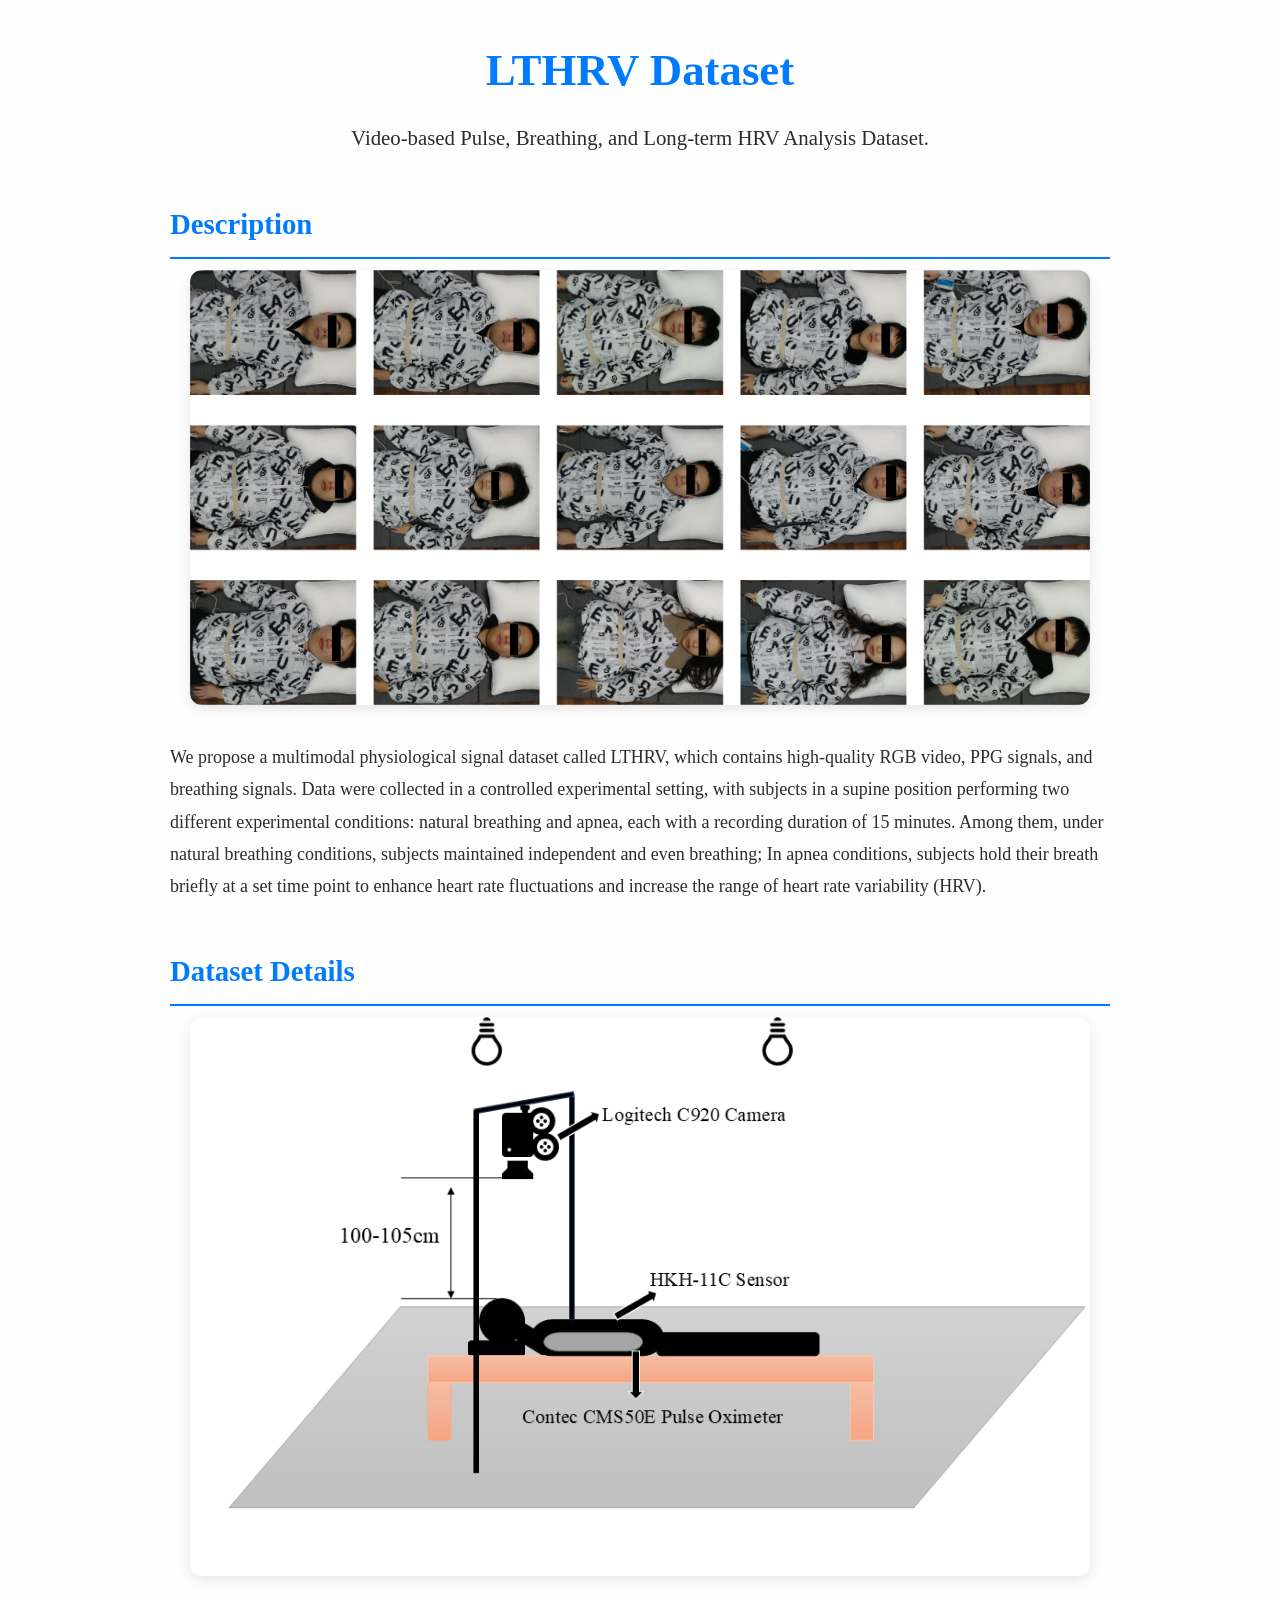
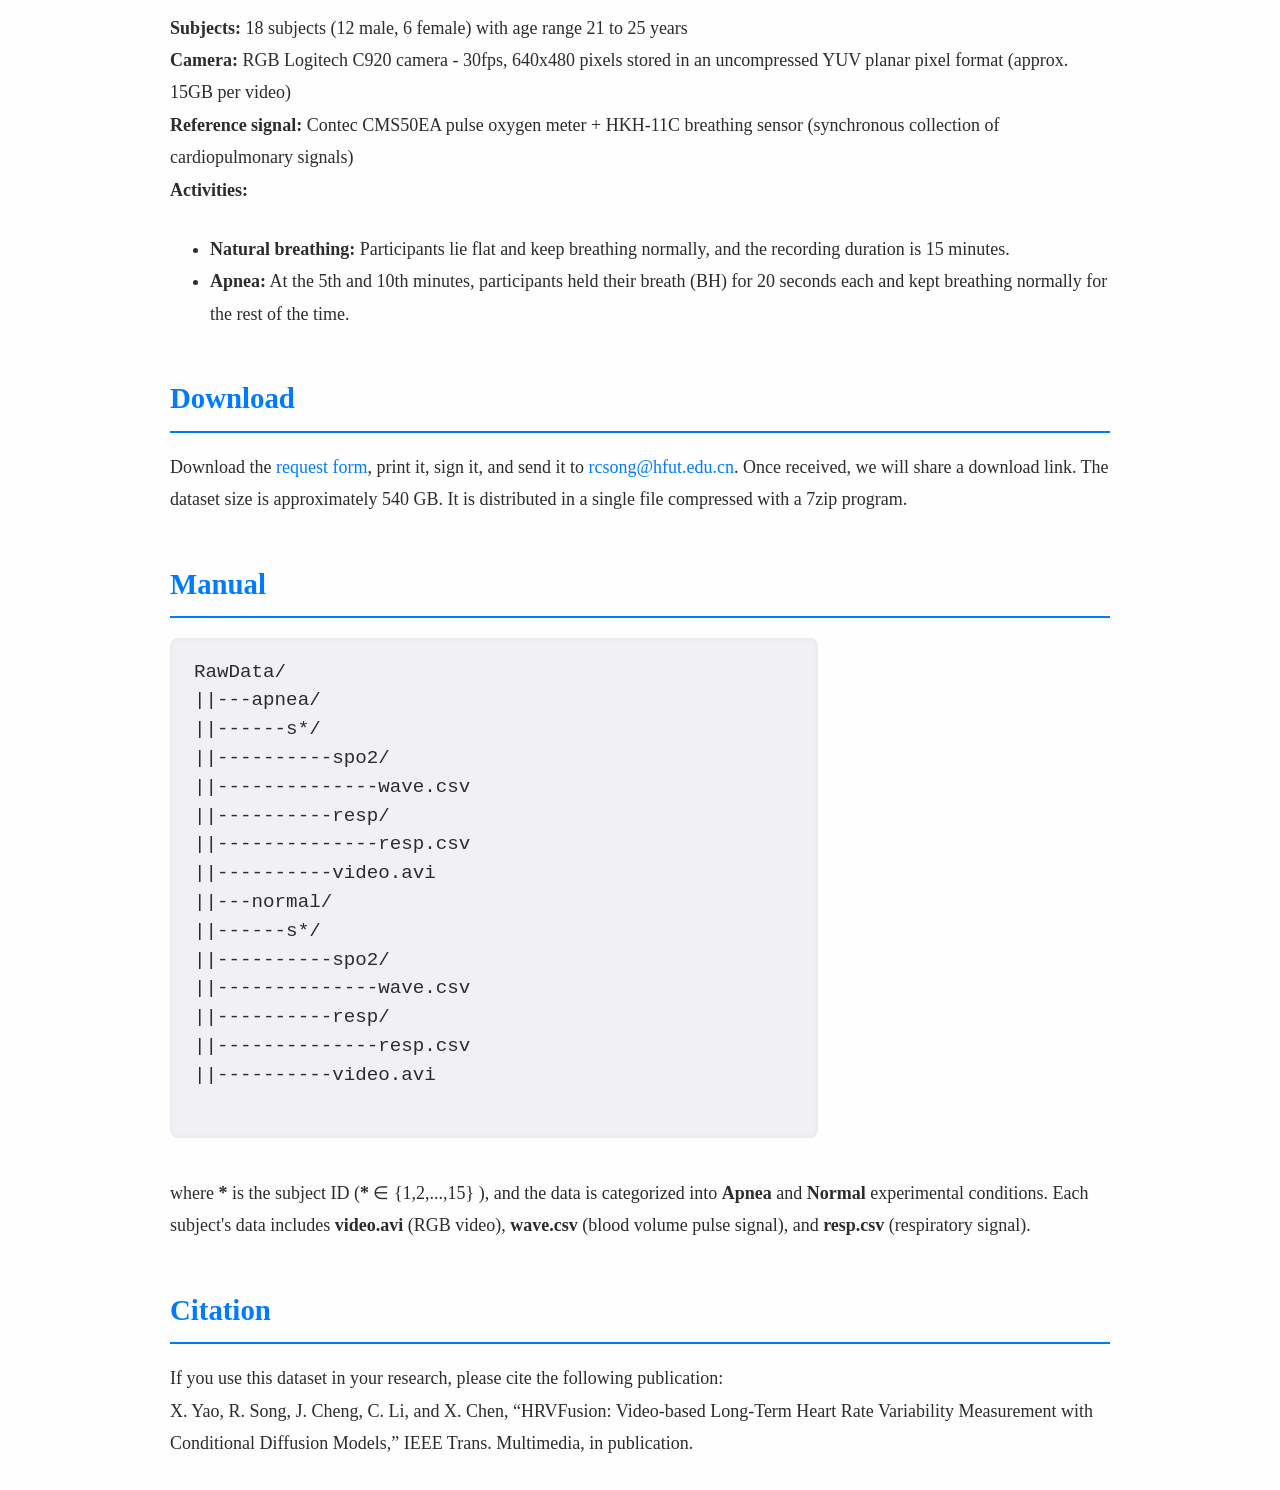
<file: datasets/LTHRV/index.html>
<!DOCTYPE html>
<html lang="en">
<head>
<meta charset="UTF-8" />
<meta name="viewport" content="width=device-width, initial-scale=1" />
<title>LTHRV Dataset</title>
<style type="text/css">
  body {
    background-color: #fefefe;
    font-family: "Times New Roman", Times, serif;
    font-size: 18px;
    line-height: 1.8;
    color: #2c2c2c;
    margin: 30px auto;
    max-width: 940px;
    padding: 0 15px;
  }
  h1, h2 {
    font-weight: bold;
    color: #007bff;
    margin-bottom: 0.4em;
    margin-top: 1.5em;
  }
  h1 {
    font-size: 2.8rem;
    text-align: center;
    margin-top: 0;
  }
  h2 {
    font-size: 1.8rem;
    border-bottom: 2px solid #007bff;
    padding-bottom: 0.2em;
  }
  p {
    margin-bottom: 1.5em;
  }
  a {
    color: #007bff;
    text-decoration: none;
  }
  a:hover, a:focus {
    text-decoration: underline;
    outline: none;
  }
  .images {
    display: flex;
    flex-wrap: wrap;
    justify-content: center;
    gap: 24px;
    margin-bottom: 2em;
  }
  .images img {
    max-width: 900px;
    width: 100%;
    border-radius: 12px;
    box-shadow: 0 4px 12px rgba(0,0,0,0.1);
    cursor: pointer;
    transition: transform 0.3s ease;
  }
  .images img:hover {
    transform: scale(1.03);
    box-shadow: 0 8px 24px rgba(0,0,0,0.15);
  }
  .notice {
    background-color: #e9f1ff;
    border-left: 6px solid #007bff;
    padding: 12px 18px;
    margin-top: 30px;
    font-weight: 600;
    color: #0a3d91;
    border-radius: 6px;
    box-shadow: 0 2px 6px rgba(0,0,0,0.05);
    max-width: 620px;
  }
  .notice strong {
    font-weight: 700;
    margin-right: 6px;
  }
  .manual pre {
    background: #f0f0f5;
    border-radius: 8px;
    padding: 20px 24px;
    font-family: "Courier New", Courier, monospace;
    font-size: 1.2rem;
    line-height: 1.5;
    overflow-x: auto;
    box-shadow: inset 0 0 6px rgba(0,0,0,0.05);
    max-width: 600px;
    margin-bottom: 2em;
    user-select: text;
  }
  footer {
    text-align: center;
    padding: 30px 15px;
    font-size: 1rem;
    color: #999;
    border-top: 1px solid #eee;
    user-select: none;
    margin-top: 4em;
  }
  @media (max-width: 600px) {
    body {
      font-size: 16px;
      line-height: 1.6;
    }
    h1 {
      font-size: 2rem;
    }
    h2 {
      font-size: 1.5rem;
    }
    .images img {
      max-width: 100%;
    }
  }
</style>
</head>
<body>

<h1>LTHRV Dataset</h1>
<p style="text-align:center; font-size:1.3rem; font-weight: 300; margin-top: -10px;">
  Video-based Pulse, Breathing, and Long-term HRV Analysis Dataset.
</p>

<section>
  <h2>Description</h2>
  <div class="images" aria-label="Dataset Overview">
    <img src="img/dataset_image.png" alt="Dataset Overview" />
  </div>
  <p>
    We propose a multimodal physiological signal dataset called LTHRV, which contains high-quality RGB video, PPG signals, and breathing signals.
    Data were collected in a controlled experimental setting, with subjects in a supine position performing two different experimental conditions:
    natural breathing and apnea, each with a recording duration of 15 minutes.
    Among them, under natural breathing conditions, subjects maintained independent and even breathing;
    In apnea conditions, subjects hold their breath briefly at a set time point to enhance heart rate fluctuations and increase the range of heart rate variability (HRV).
  </p>

  <h2>Dataset Details</h2>
  <div class="images" aria-label="Dataset and data collection scenario images">
    <img src="img/dataset_setup.png" alt="Data Collection Setup" />
  </div>
  <p>
    <b>Subjects:</b> 18 subjects (12 male, 6 female) with age range 21 to 25 years<br />
    <b>Camera:</b> RGB Logitech C920 camera - 30fps, 640x480 pixels stored in an uncompressed YUV planar pixel format (approx. 15GB per video)<br />
    <b>Reference signal:</b> Contec CMS50EA pulse oxygen meter + HKH-11C breathing sensor (synchronous collection of cardiopulmonary signals)<br />
    <b>Activities:</b>
  </p>
  <ul>
    <li><b>Natural breathing:</b> Participants lie flat and keep breathing normally, and the recording duration is 15 minutes.</li>
    <li><b>Apnea:</b> At the 5th and 10th minutes, participants held their breath (BH) for 20 seconds each and kept breathing normally for the rest of the time.</li>
  </ul>

  <h2>Download</h2>
  <p>
    Download the <a href="./request.pdf" target="_blank" rel="noopener noreferrer">request form</a>, print it, sign it, and send it to
    <a href="mailto:rcsong@hfut.edu.cn">rcsong@hfut.edu.cn</a>. Once received, we will share a download link. The dataset size is approximately 540 GB. It is distributed in a single file compressed with a 7zip program.
  </p>

  <h2>Manual</h2>
  <div class="manual">
    <pre>
RawData/
||---apnea/
||------s*/ 
||----------spo2/
||--------------wave.csv
||----------resp/
||--------------resp.csv
||----------video.avi
||---normal/
||------s*/ 
||----------spo2/
||--------------wave.csv
||----------resp/
||--------------resp.csv
||----------video.avi
    </pre>
  </div>
  <p>
    where <b>* </b> is the subject ID (<b>*</b> ∈ {1,2,...,15} ),
    and the data is categorized into <b>Apnea</b> and <b>Normal</b> experimental conditions.
    Each subject's data includes <b>video.avi</b> (RGB video), <b>wave.csv</b> (blood volume pulse signal), and <b>resp.csv</b> (respiratory signal).
  </p>

  <h2>Citation</h2>
  <p>
    If you use this dataset in your research, please cite the following publication:<br />
	X. Yao, R. Song, J. Cheng, C. Li, and X. Chen, “HRVFusion: Video-based Long-Term Heart Rate Variability Measurement with Conditional Diffusion Models,” IEEE Trans. Multimedia, in publication.
  </p>
<!--
</section>

<footer>
  &copy; 2025 LTHRV Dataset. All rights reserved.
</footer>
-->

</body>
</html>
</file>
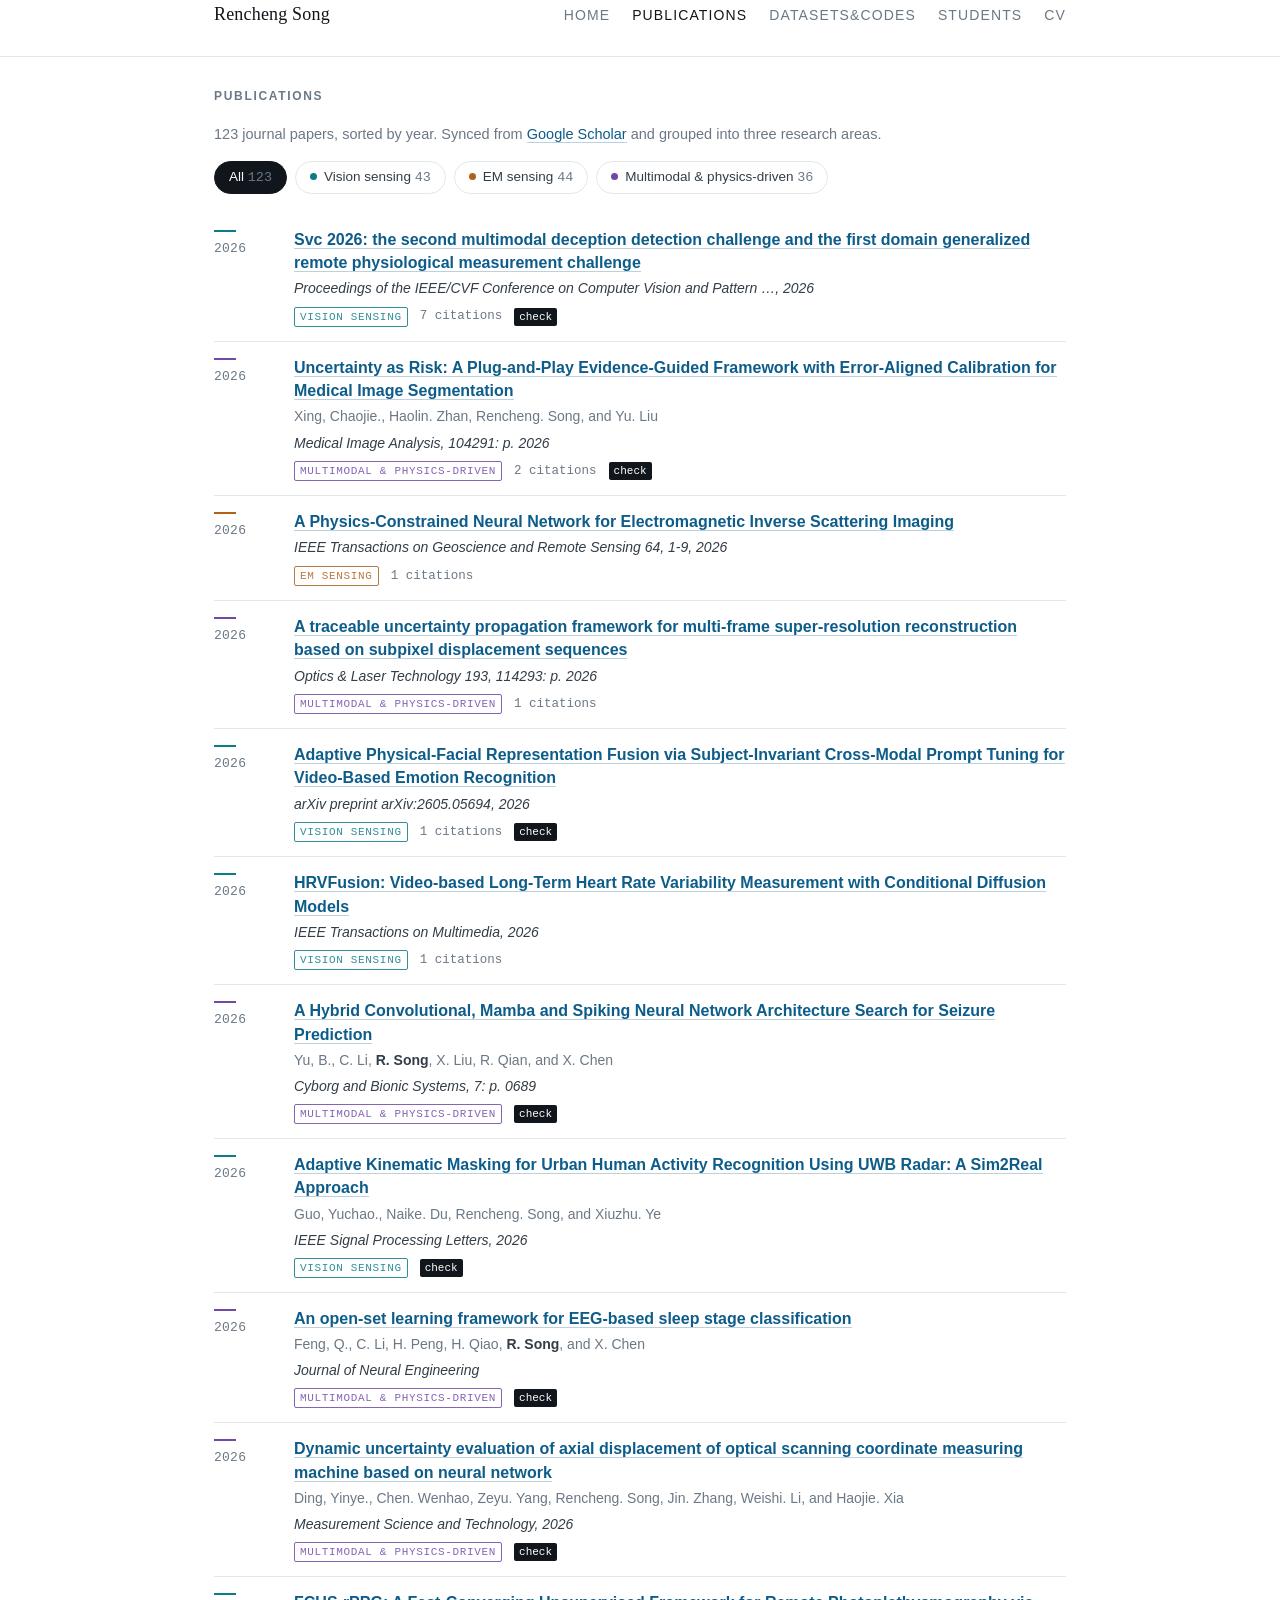
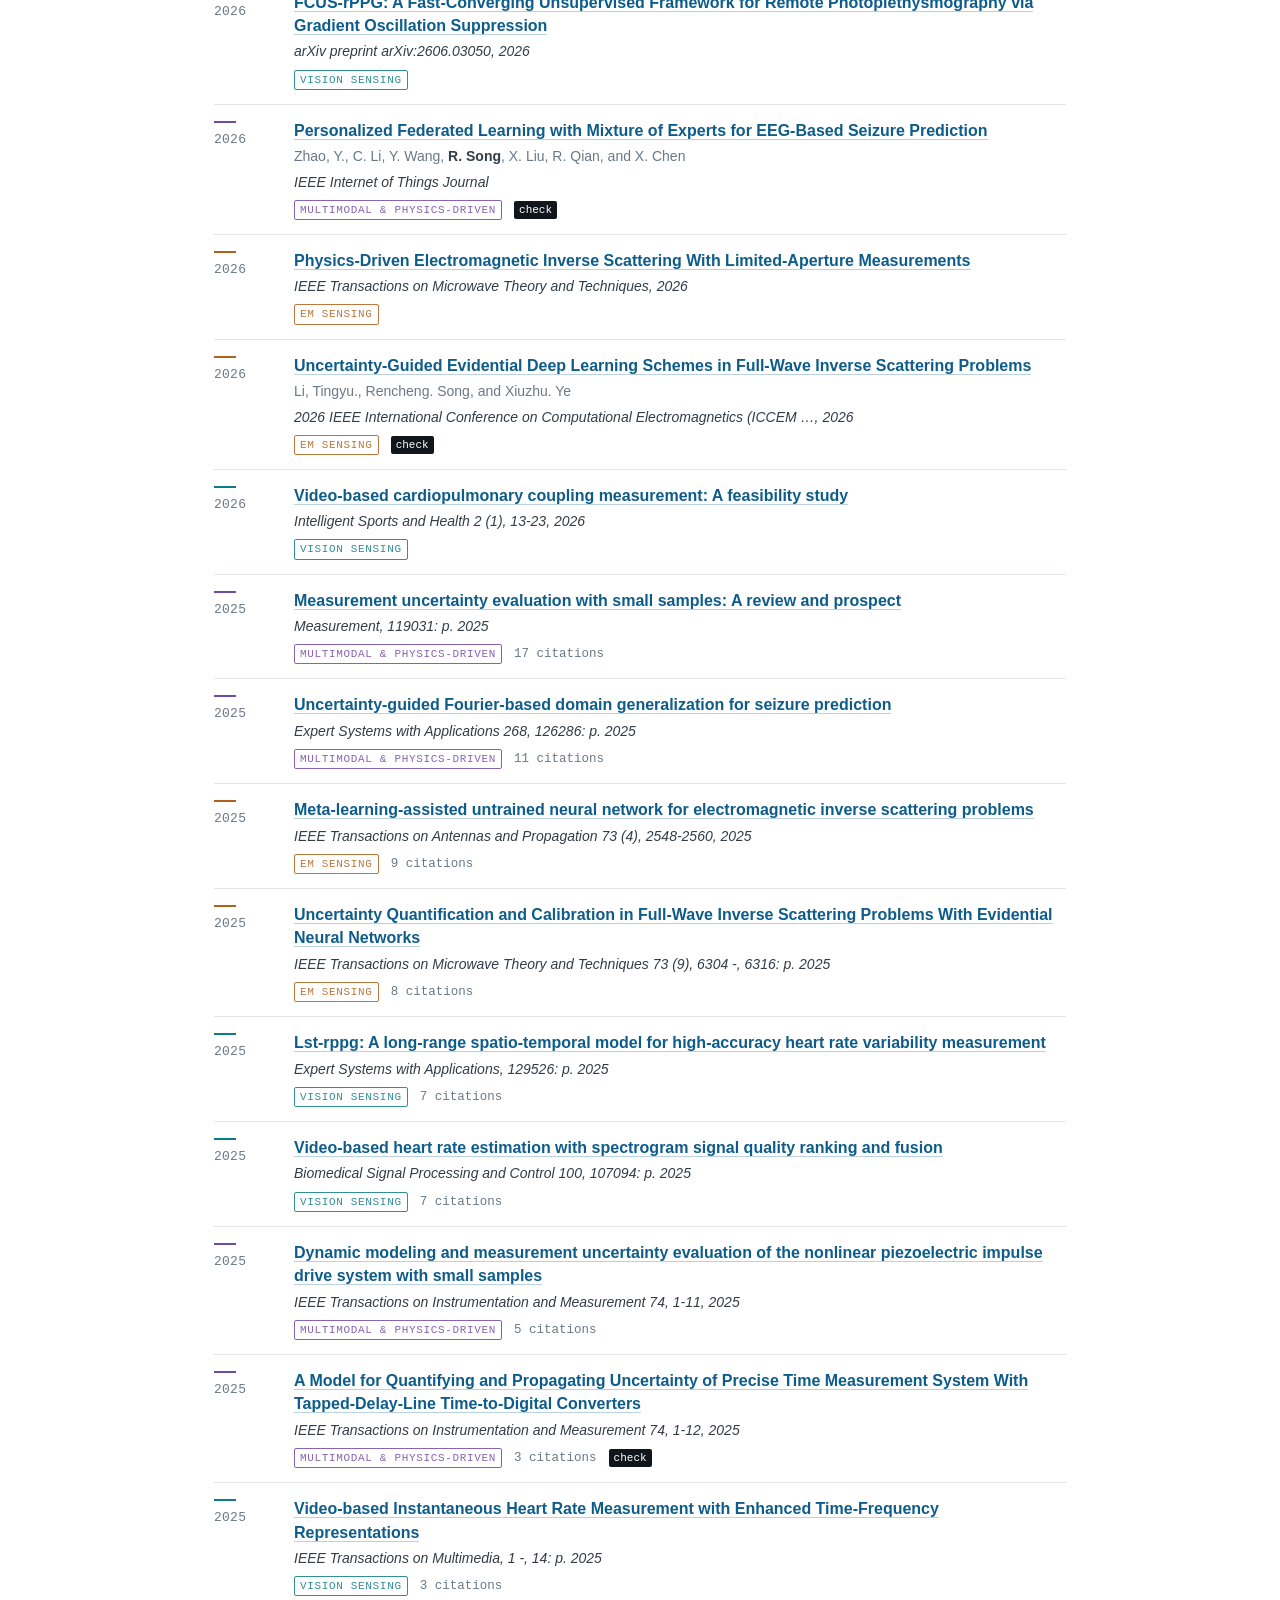
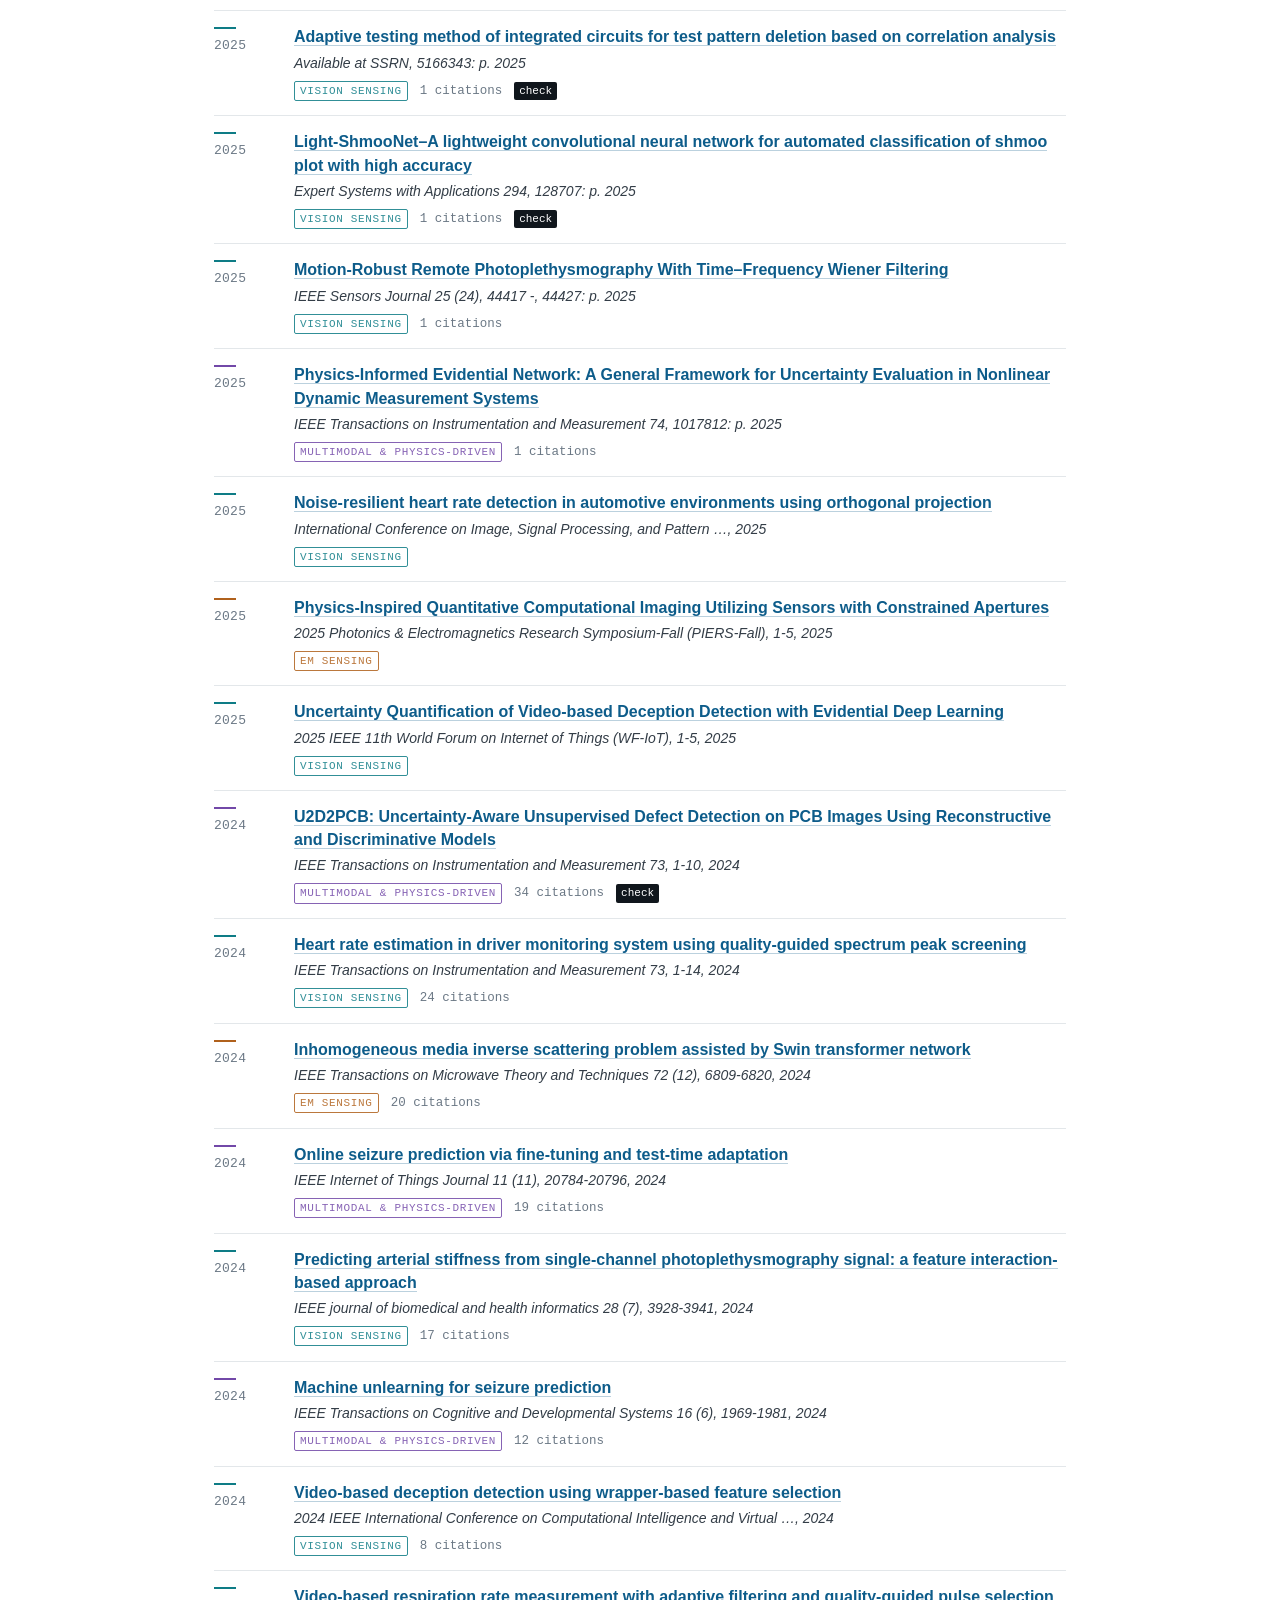
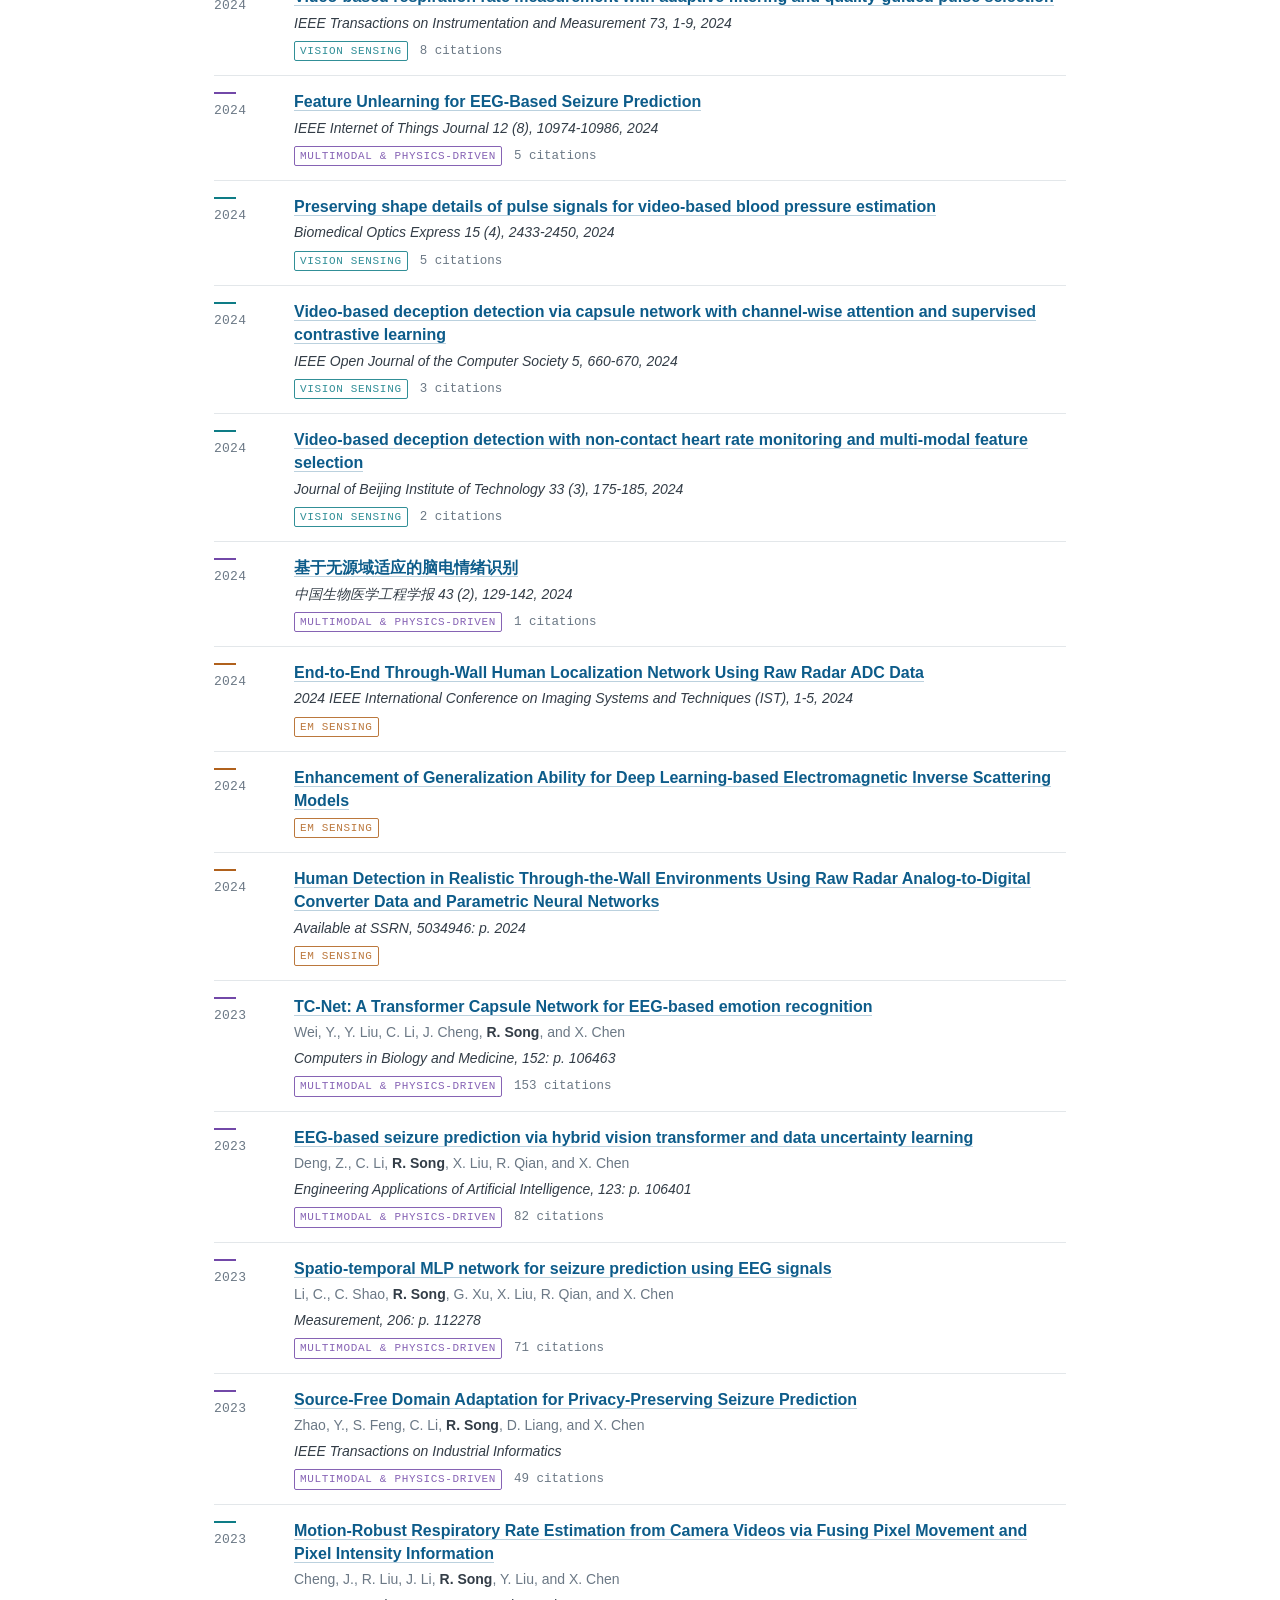
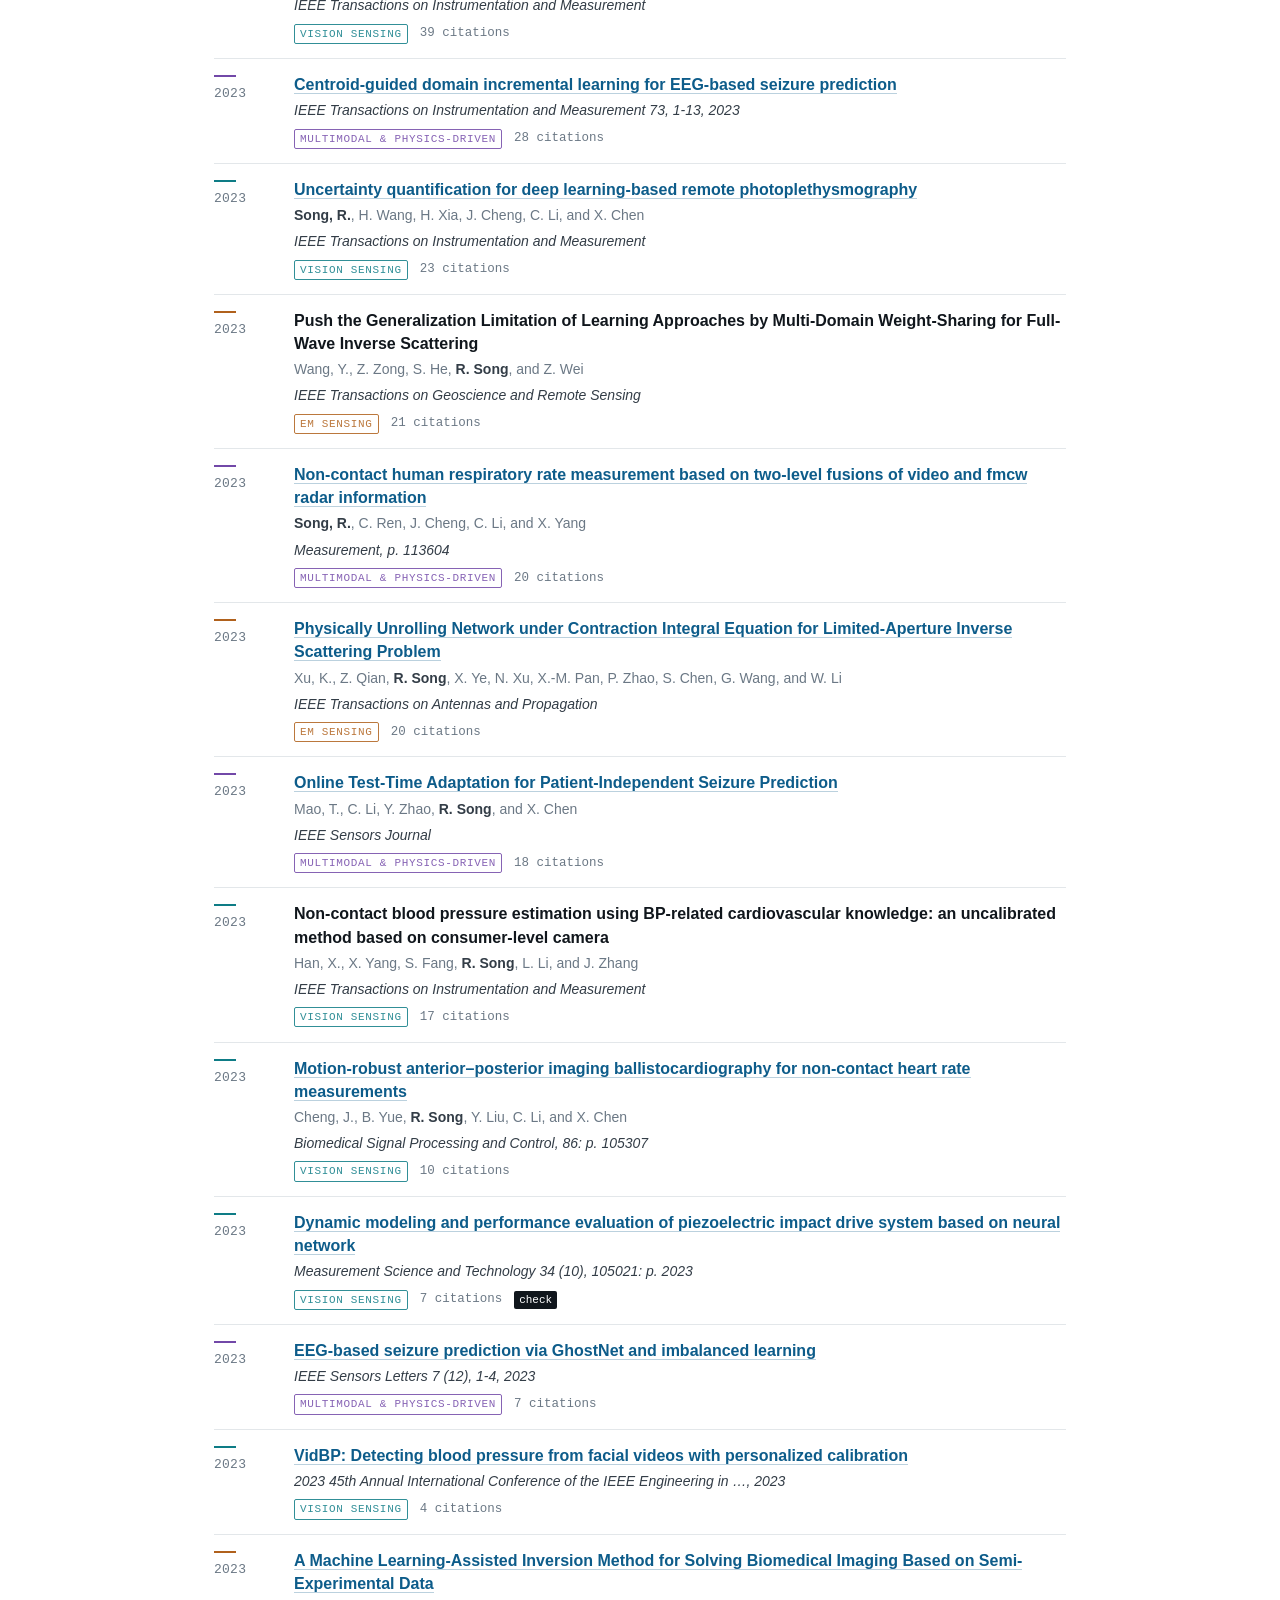
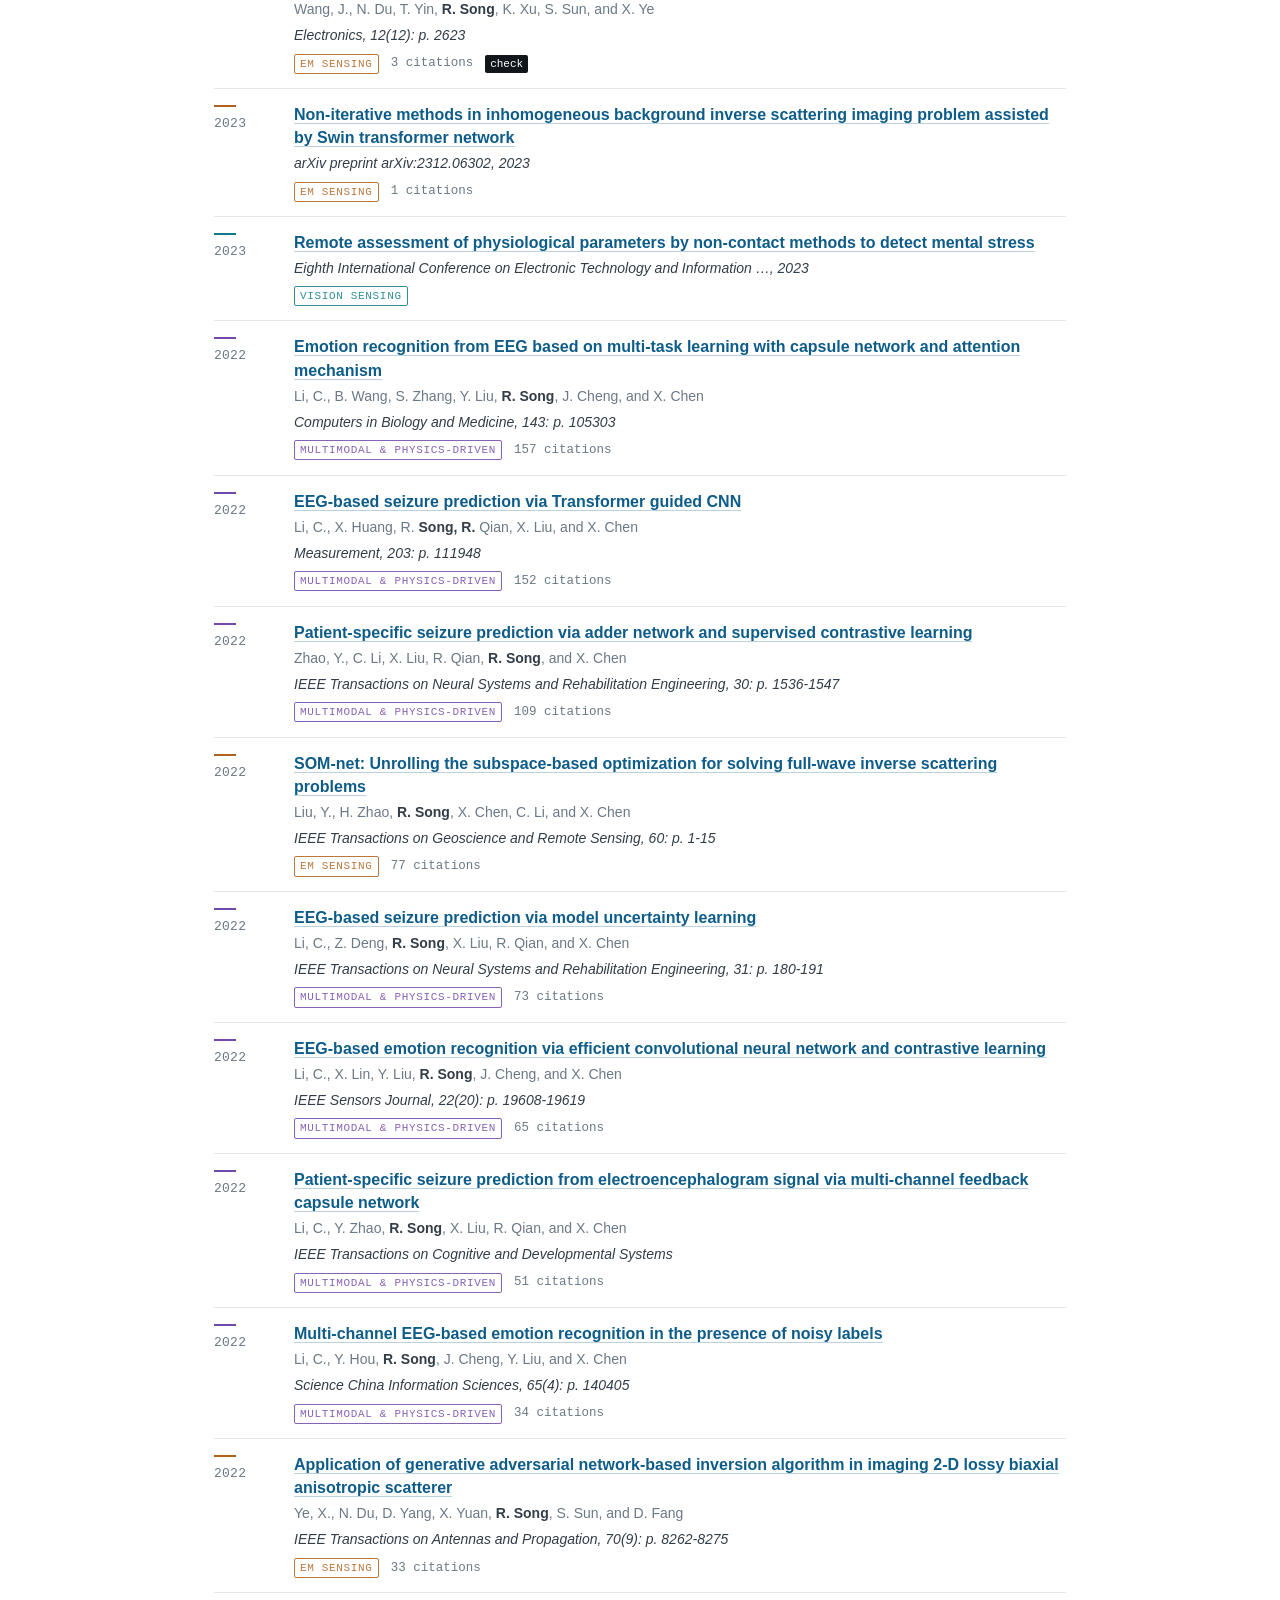
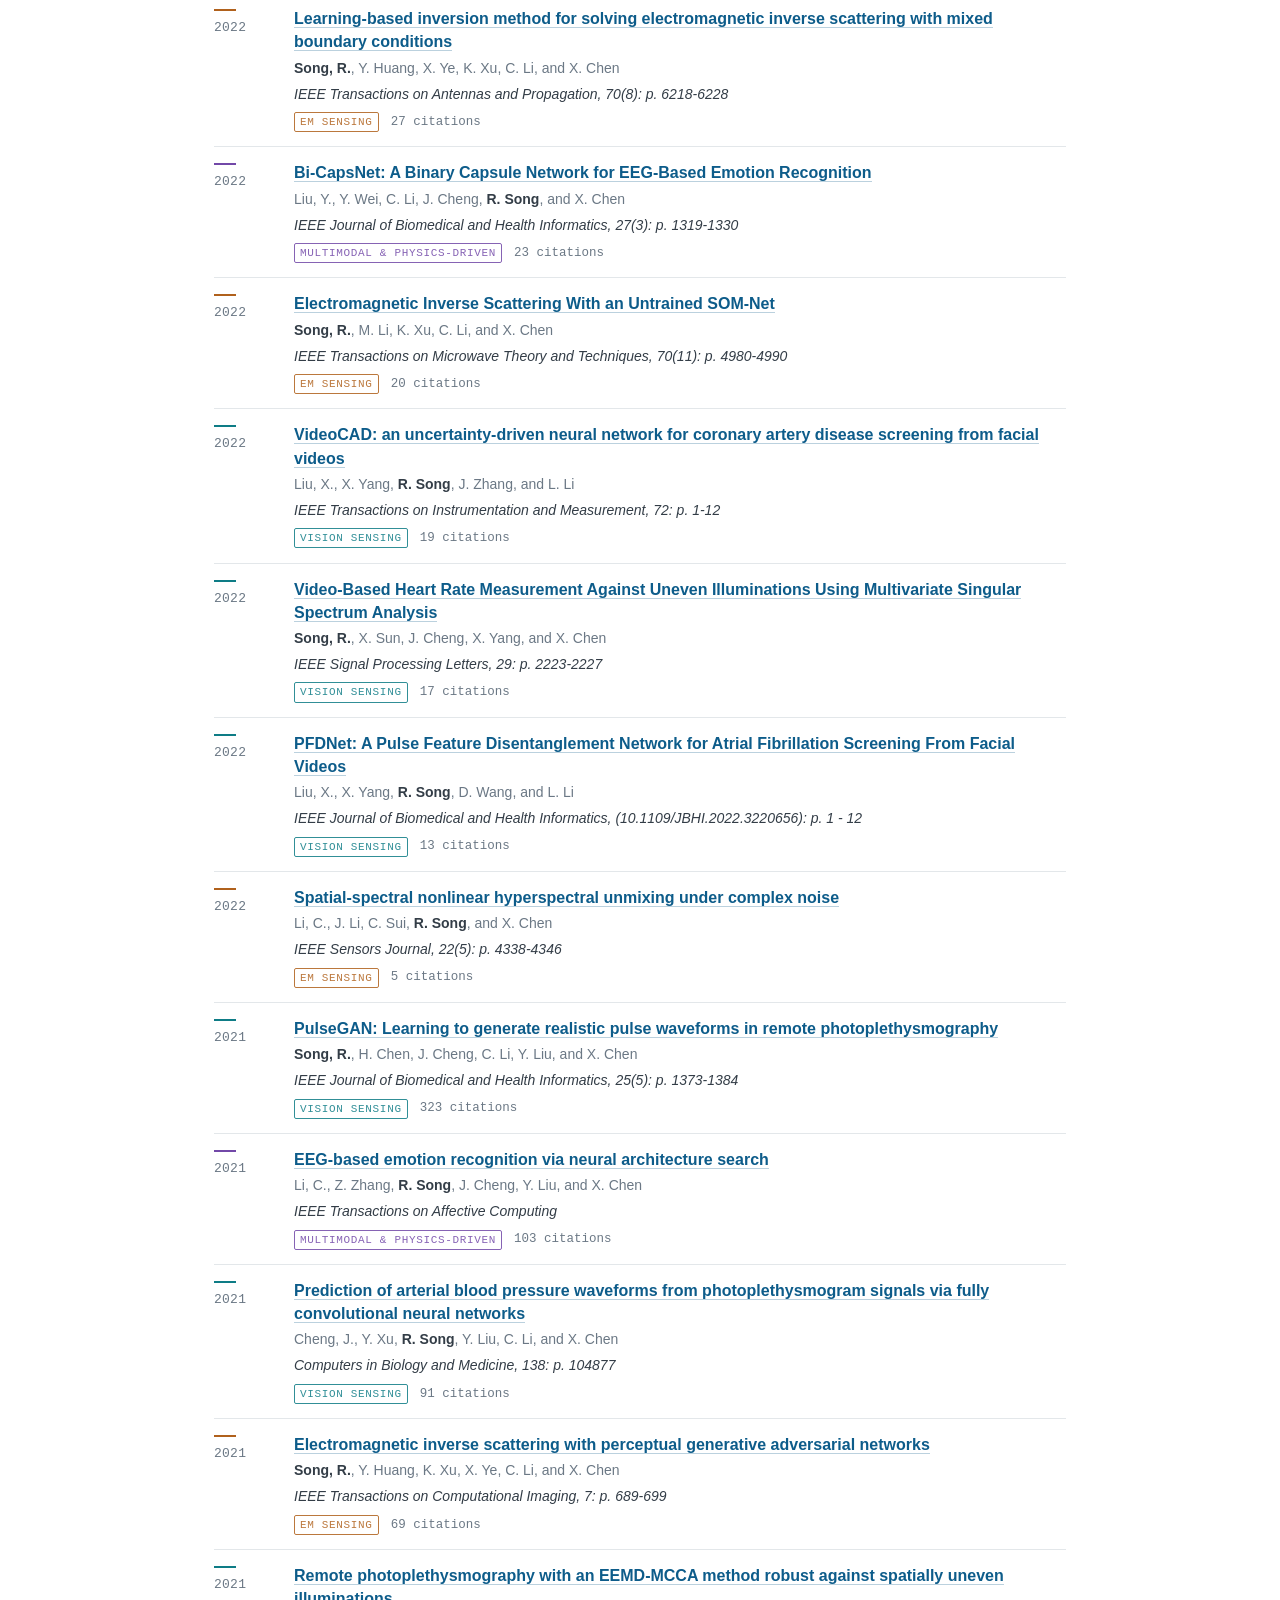
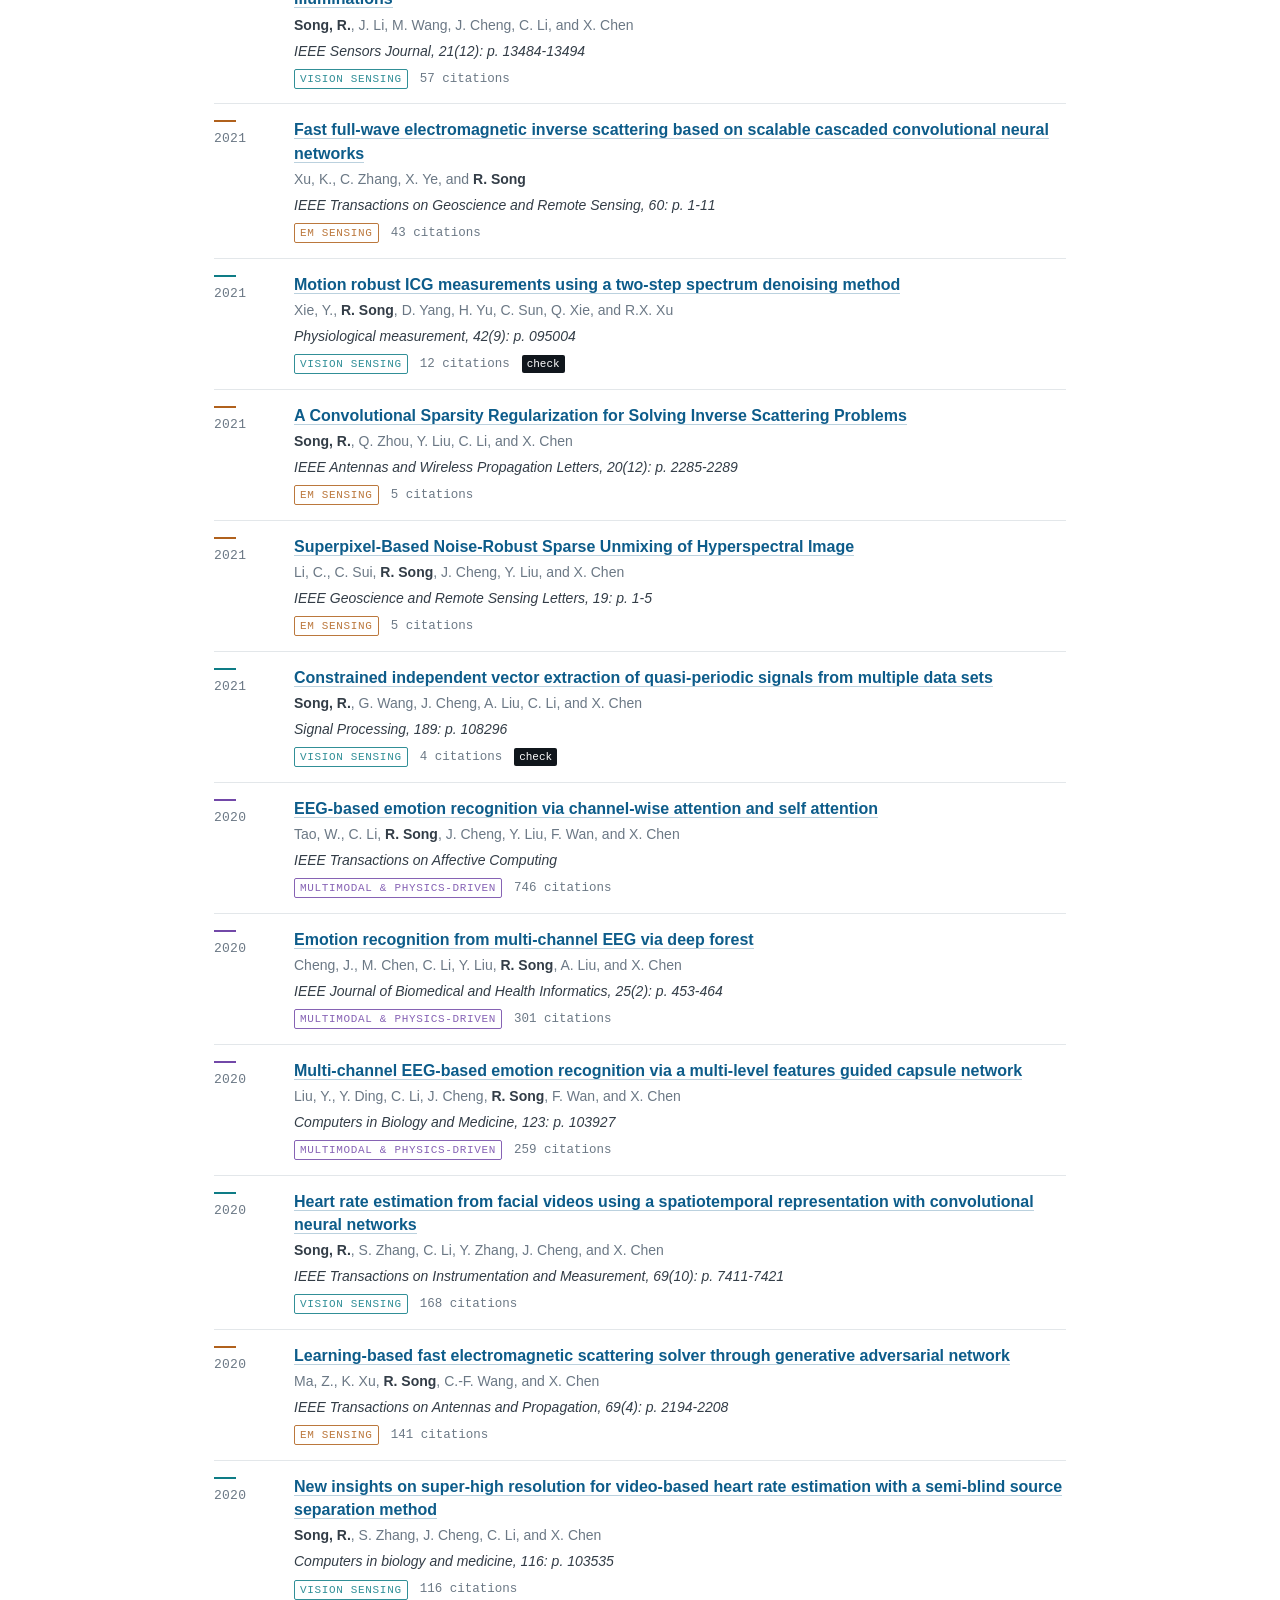
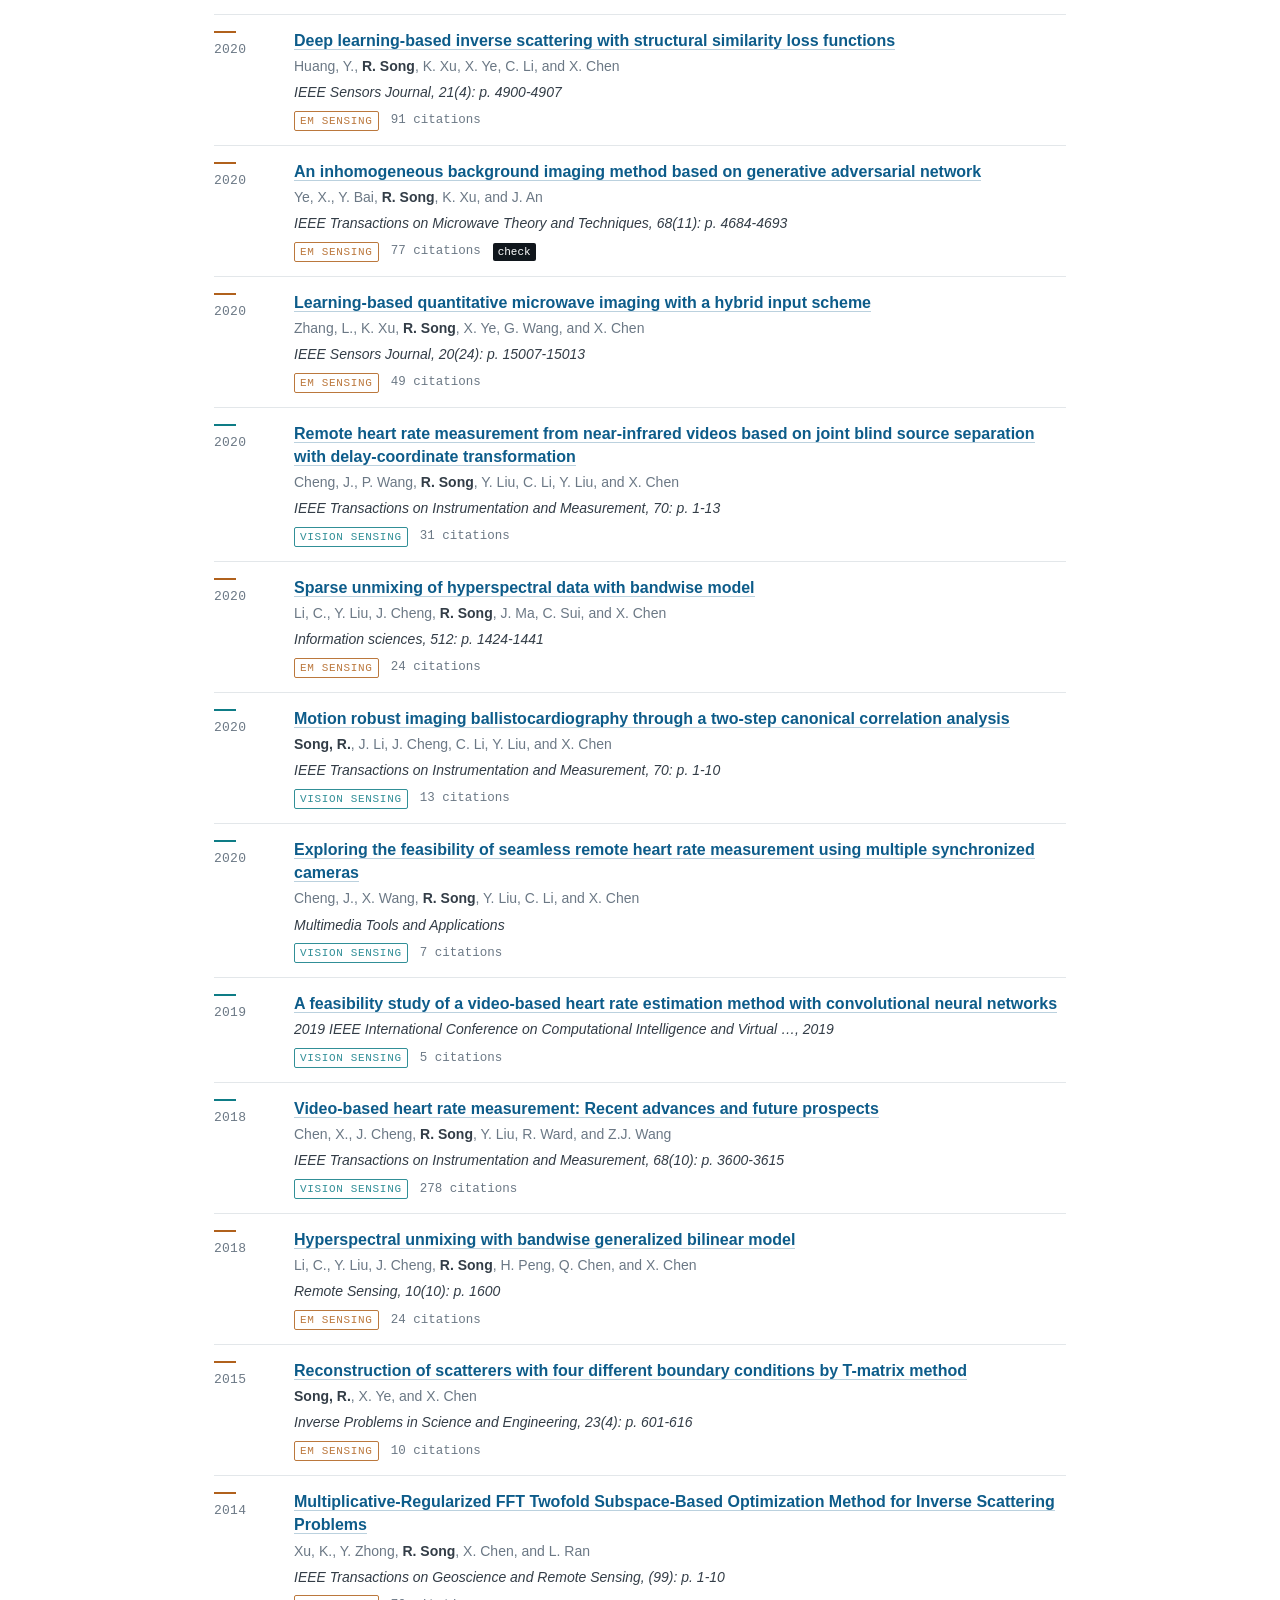
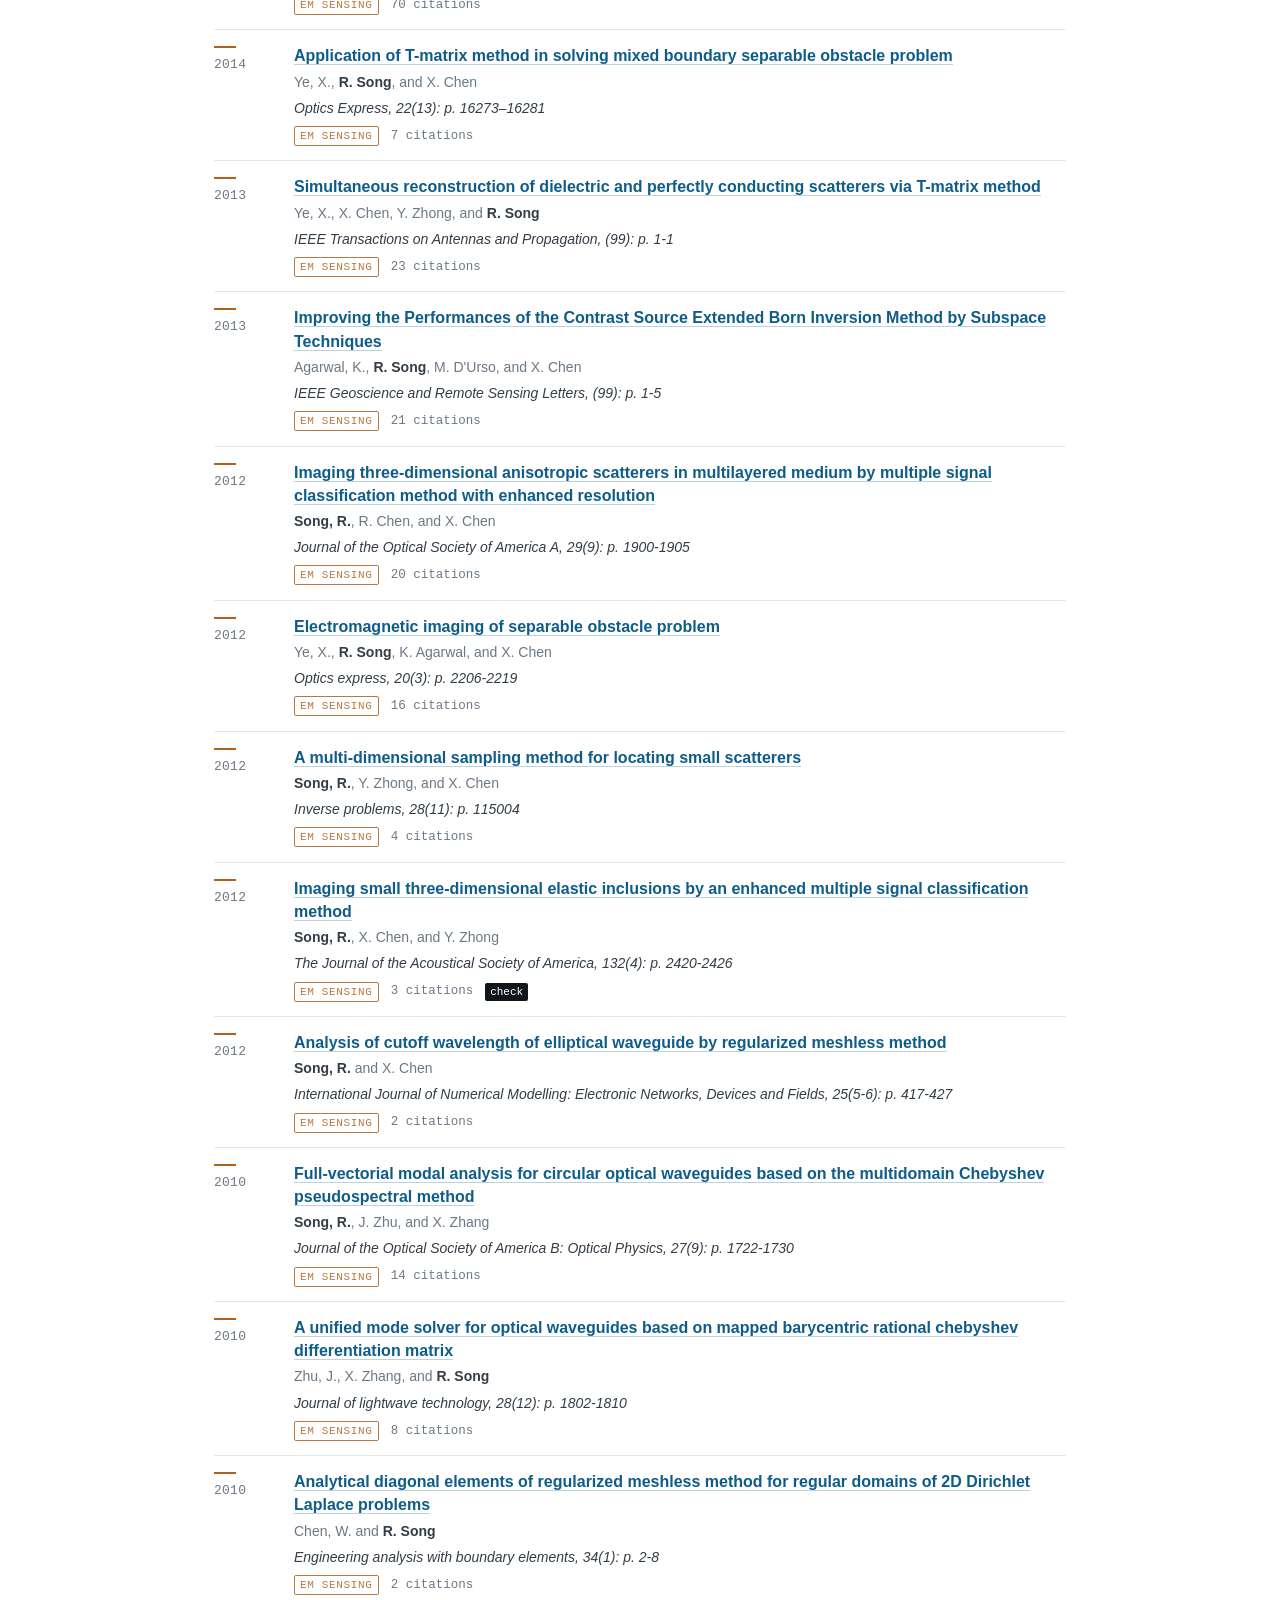
<file: publications.html>
<!DOCTYPE html>
<html lang="en">
<head>
<meta charset="utf-8">
<meta name="viewport" content="width=device-width, initial-scale=1">
<title>Publications — Rencheng Song</title>
<meta name="description" content="Rencheng Song (宋仁成), Professor at Hefei University of Technology. Intelligent perception, vision-based vital sign monitoring, electromagnetic inverse scattering.">
<link rel="canonical" href="https://renchengsong.github.io/publications.html">
<link rel="stylesheet" href="assets/css/style.css">
<meta property="og:title" content="Publications — Rencheng Song">
<meta property="og:type" content="profile">
<meta property="og:url" content="https://renchengsong.github.io/publications.html">
<script type="application/ld+json">{"@context": "https://schema.org", "@type": "Person", "name": "Rencheng Song", "alternateName": "宋仁成", "jobTitle": "Professor", "email": "mailto:rcsong@hfut.edu.cn", "url": "https://renchengsong.github.io", "affiliation": {"@type": "Organization", "name": "Hefei University of Technology"}, "sameAs": ["https://scholar.google.com/citations?user=GH-rVCUAAAAJ&hl=en"], "knowsAbout": ["Vision-based Intelligent Sensing", "Electromagnetic Intelligent Sensing", "Multimodal Fusion & Physics-driven Sensing"], "description": "123 peer-reviewed publications."}</script>
</head>
<body>

<div class="topbar"><div class="wrap">
  <a class="brand" href="index.html">Rencheng Song</a>
  <nav>
    <a href="index.html">Home</a>
    <a href="publications.html" aria-current="page">Publications</a>
    <a href="resources.html">Datasets&amp;Codes</a>
    <a href="students.html">Students</a>
    <a href="pdfs/Song_cv_hfut.pdf">CV</a>
  </nav>
</div></div>

<main class="wrap">
<section style="border-top:0">
  <h2>Publications</h2>
  <p style="color:var(--muted);font-size:14.5px">
    123 journal papers, sorted by year. Synced from
    <a href="https://scholar.google.com/citations?user=GH-rVCUAAAAJ&amp;hl=en">Google Scholar</a> and grouped into three research areas.
  </p>

  <div class="filters" id="filters">
    <button data-f="all" aria-pressed="true">All <span class="cited">123</span></button>
    <button data-f="vision" aria-pressed="false" style="--c: #0e7c86">
      <span class="dot"></span>Vision sensing <span class="cited">43</span>
    </button>
    <button data-f="em" aria-pressed="false" style="--c: #b0611c">
      <span class="dot"></span>EM sensing <span class="cited">44</span>
    </button>
    <button data-f="fusion" aria-pressed="false" style="--c: #7248a8">
      <span class="dot"></span>Multimodal &amp; physics-driven <span class="cited">36</span>
    </button>
  </div>

<ol class="pubs">
  <li class="pub" data-cat="vision" style="--c: #0e7c86">
    <div class="year">2026</div>
    <div>
      <div class="t"><a href="https://scholar.google.com/citations?view_op=view_citation&amp;hl=en&amp;user=GH-rVCUAAAAJ&amp;pagesize=100&amp;sortby=pubdate&amp;citation_for_view=GH-rVCUAAAAJ:Y5dfb0dijaUC">Svc 2026: the second multimodal deception detection challenge and the first domain generalized remote physiological measurement challenge</a></div>
      <div class="a"></div>
      <div class="v">Proceedings of the IEEE/CVF Conference on Computer Vision and Pattern …, 2026</div>
      <div class="x">
        <span class="tag">Vision sensing</span>
<span class="cited">7 citations</span><span class="newflag">check</span>      </div>
    </div>
  </li>
  <li class="pub" data-cat="fusion" style="--c: #7248a8">
    <div class="year">2026</div>
    <div>
      <div class="t"><a href="https://scholar.google.com/citations?view_op=view_citation&amp;hl=en&amp;user=GH-rVCUAAAAJ&amp;pagesize=100&amp;sortby=pubdate&amp;citation_for_view=GH-rVCUAAAAJ:eq2jaN3J8jMC">Uncertainty as Risk: A Plug-and-Play Evidence-Guided Framework with Error-Aligned Calibration for Medical Image Segmentation</a></div>
      <div class="a">Xing, Chaojie., Haolin. Zhan, Rencheng. Song, and Yu. Liu</div>
      <div class="v">Medical Image Analysis, 104291: p. 2026</div>
      <div class="x">
        <span class="tag">Multimodal &amp; physics-driven</span>
<span class="cited">2 citations</span><span class="newflag">check</span>      </div>
    </div>
  </li>
  <li class="pub" data-cat="em" style="--c: #b0611c">
    <div class="year">2026</div>
    <div>
      <div class="t"><a href="https://scholar.google.com/citations?view_op=view_citation&amp;hl=en&amp;user=GH-rVCUAAAAJ&amp;pagesize=100&amp;sortby=pubdate&amp;citation_for_view=GH-rVCUAAAAJ:tkaPQYYpVKoC">A Physics-Constrained Neural Network for Electromagnetic Inverse Scattering Imaging</a></div>
      <div class="a"></div>
      <div class="v">IEEE Transactions on Geoscience and Remote Sensing 64, 1-9, 2026</div>
      <div class="x">
        <span class="tag">EM sensing</span>
<span class="cited">1 citations</span>      </div>
    </div>
  </li>
  <li class="pub" data-cat="fusion" style="--c: #7248a8">
    <div class="year">2026</div>
    <div>
      <div class="t"><a href="https://scholar.google.com/citations?view_op=view_citation&amp;hl=en&amp;user=GH-rVCUAAAAJ&amp;pagesize=100&amp;sortby=pubdate&amp;citation_for_view=GH-rVCUAAAAJ:XiVPGOgt02cC">A traceable uncertainty propagation framework for multi-frame super-resolution reconstruction based on subpixel displacement sequences</a></div>
      <div class="a"></div>
      <div class="v">Optics &amp; Laser Technology 193, 114293: p. 2026</div>
      <div class="x">
        <span class="tag">Multimodal &amp; physics-driven</span>
<span class="cited">1 citations</span>      </div>
    </div>
  </li>
  <li class="pub" data-cat="vision" style="--c: #0e7c86">
    <div class="year">2026</div>
    <div>
      <div class="t"><a href="https://scholar.google.com/citations?view_op=view_citation&amp;hl=en&amp;user=GH-rVCUAAAAJ&amp;pagesize=100&amp;sortby=pubdate&amp;citation_for_view=GH-rVCUAAAAJ:_B80troHkn4C">Adaptive Physical-Facial Representation Fusion via Subject-Invariant Cross-Modal Prompt Tuning for Video-Based Emotion Recognition</a></div>
      <div class="a"></div>
      <div class="v">arXiv preprint arXiv:2605.05694, 2026</div>
      <div class="x">
        <span class="tag">Vision sensing</span>
<span class="cited">1 citations</span><span class="newflag">check</span>      </div>
    </div>
  </li>
  <li class="pub" data-cat="vision" style="--c: #0e7c86">
    <div class="year">2026</div>
    <div>
      <div class="t"><a href="https://scholar.google.com/citations?view_op=view_citation&amp;hl=en&amp;user=GH-rVCUAAAAJ&amp;pagesize=100&amp;sortby=pubdate&amp;citation_for_view=GH-rVCUAAAAJ:eMMeJKvmdy0C">HRVFusion: Video-based Long-Term Heart Rate Variability Measurement with Conditional Diffusion Models</a></div>
      <div class="a"></div>
      <div class="v">IEEE Transactions on Multimedia, 2026</div>
      <div class="x">
        <span class="tag">Vision sensing</span>
<span class="cited">1 citations</span>      </div>
    </div>
  </li>
  <li class="pub" data-cat="fusion" style="--c: #7248a8">
    <div class="year">2026</div>
    <div>
      <div class="t"><a href="https://scholar.google.com/citations?view_op=view_citation&amp;hl=en&amp;user=GH-rVCUAAAAJ&amp;pagesize=100&amp;sortby=pubdate&amp;citation_for_view=GH-rVCUAAAAJ:5awf1xo2G04C">A Hybrid Convolutional, Mamba and Spiking Neural Network Architecture Search for Seizure Prediction</a></div>
      <div class="a">Yu, B., C. Li, <span class="me">R. Song</span>, X. Liu, R. Qian, and X. Chen</div>
      <div class="v">Cyborg and Bionic Systems, 7: p. 0689</div>
      <div class="x">
        <span class="tag">Multimodal &amp; physics-driven</span>
<span class="newflag">check</span>      </div>
    </div>
  </li>
  <li class="pub" data-cat="vision" style="--c: #0e7c86">
    <div class="year">2026</div>
    <div>
      <div class="t"><a href="https://scholar.google.com/citations?view_op=view_citation&amp;hl=en&amp;user=GH-rVCUAAAAJ&amp;pagesize=100&amp;sortby=pubdate&amp;citation_for_view=GH-rVCUAAAAJ:dTyEYWd-f8wC">Adaptive Kinematic Masking for Urban Human Activity Recognition Using UWB Radar: A Sim2Real Approach</a></div>
      <div class="a">Guo, Yuchao., Naike. Du, Rencheng. Song, and Xiuzhu. Ye</div>
      <div class="v">IEEE Signal Processing Letters, 2026</div>
      <div class="x">
        <span class="tag">Vision sensing</span>
<span class="newflag">check</span>      </div>
    </div>
  </li>
  <li class="pub" data-cat="fusion" style="--c: #7248a8">
    <div class="year">2026</div>
    <div>
      <div class="t"><a href="https://scholar.google.com/citations?view_op=view_citation&amp;hl=en&amp;user=GH-rVCUAAAAJ&amp;pagesize=100&amp;sortby=pubdate&amp;citation_for_view=GH-rVCUAAAAJ:LjlpjdlvIbIC">An open-set learning framework for EEG-based sleep stage classification</a></div>
      <div class="a">Feng, Q., C. Li, H. Peng, H. Qiao, <span class="me">R. Song</span>, and X. Chen</div>
      <div class="v">Journal of Neural Engineering</div>
      <div class="x">
        <span class="tag">Multimodal &amp; physics-driven</span>
<span class="newflag">check</span>      </div>
    </div>
  </li>
  <li class="pub" data-cat="fusion" style="--c: #7248a8">
    <div class="year">2026</div>
    <div>
      <div class="t"><a href="https://scholar.google.com/citations?view_op=view_citation&amp;hl=en&amp;user=GH-rVCUAAAAJ&amp;pagesize=100&amp;sortby=pubdate&amp;citation_for_view=GH-rVCUAAAAJ:SdhP9T11ey4C">Dynamic uncertainty evaluation of axial displacement of optical scanning coordinate measuring machine based on neural network</a></div>
      <div class="a">Ding, Yinye., Chen. Wenhao, Zeyu. Yang, Rencheng. Song, Jin. Zhang, Weishi. Li, and Haojie. Xia</div>
      <div class="v">Measurement Science and Technology, 2026</div>
      <div class="x">
        <span class="tag">Multimodal &amp; physics-driven</span>
<span class="newflag">check</span>      </div>
    </div>
  </li>
  <li class="pub" data-cat="vision" style="--c: #0e7c86">
    <div class="year">2026</div>
    <div>
      <div class="t"><a href="https://scholar.google.com/citations?view_op=view_citation&amp;hl=en&amp;user=GH-rVCUAAAAJ&amp;pagesize=100&amp;sortby=pubdate&amp;citation_for_view=GH-rVCUAAAAJ:PELIpwtuRlgC">FCUS-rPPG: A Fast-Converging Unsupervised Framework for Remote Photoplethysmography via Gradient Oscillation Suppression</a></div>
      <div class="a"></div>
      <div class="v">arXiv preprint arXiv:2606.03050, 2026</div>
      <div class="x">
        <span class="tag">Vision sensing</span>
      </div>
    </div>
  </li>
  <li class="pub" data-cat="fusion" style="--c: #7248a8">
    <div class="year">2026</div>
    <div>
      <div class="t"><a href="https://scholar.google.com/citations?view_op=view_citation&amp;hl=en&amp;user=GH-rVCUAAAAJ&amp;pagesize=100&amp;sortby=pubdate&amp;citation_for_view=GH-rVCUAAAAJ:WqliGbK-hY8C">Personalized Federated Learning with Mixture of Experts for EEG-Based Seizure Prediction</a></div>
      <div class="a">Zhao, Y., C. Li, Y. Wang, <span class="me">R. Song</span>, X. Liu, R. Qian, and X. Chen</div>
      <div class="v">IEEE Internet of Things Journal</div>
      <div class="x">
        <span class="tag">Multimodal &amp; physics-driven</span>
<span class="newflag">check</span>      </div>
    </div>
  </li>
  <li class="pub" data-cat="em" style="--c: #b0611c">
    <div class="year">2026</div>
    <div>
      <div class="t"><a href="https://scholar.google.com/citations?view_op=view_citation&amp;hl=en&amp;user=GH-rVCUAAAAJ&amp;pagesize=100&amp;sortby=pubdate&amp;citation_for_view=GH-rVCUAAAAJ:JoZmwDi-zQgC">Physics-Driven Electromagnetic Inverse Scattering With Limited-Aperture Measurements</a></div>
      <div class="a"></div>
      <div class="v">IEEE Transactions on Microwave Theory and Techniques, 2026</div>
      <div class="x">
        <span class="tag">EM sensing</span>
      </div>
    </div>
  </li>
  <li class="pub" data-cat="em" style="--c: #b0611c">
    <div class="year">2026</div>
    <div>
      <div class="t"><a href="https://scholar.google.com/citations?view_op=view_citation&amp;hl=en&amp;user=GH-rVCUAAAAJ&amp;pagesize=100&amp;sortby=pubdate&amp;citation_for_view=GH-rVCUAAAAJ:9vf0nzSNQJEC">Uncertainty-Guided Evidential Deep Learning Schemes in Full-Wave Inverse Scattering Problems</a></div>
      <div class="a">Li, Tingyu., Rencheng. Song, and Xiuzhu. Ye</div>
      <div class="v">2026 IEEE International Conference on Computational Electromagnetics (ICCEM …, 2026</div>
      <div class="x">
        <span class="tag">EM sensing</span>
<span class="newflag">check</span>      </div>
    </div>
  </li>
  <li class="pub" data-cat="vision" style="--c: #0e7c86">
    <div class="year">2026</div>
    <div>
      <div class="t"><a href="https://scholar.google.com/citations?view_op=view_citation&amp;hl=en&amp;user=GH-rVCUAAAAJ&amp;pagesize=100&amp;sortby=pubdate&amp;citation_for_view=GH-rVCUAAAAJ:Mojj43d5GZwC">Video-based cardiopulmonary coupling measurement: A feasibility study</a></div>
      <div class="a"></div>
      <div class="v">Intelligent Sports and Health 2 (1), 13-23, 2026</div>
      <div class="x">
        <span class="tag">Vision sensing</span>
      </div>
    </div>
  </li>
  <li class="pub" data-cat="fusion" style="--c: #7248a8">
    <div class="year">2025</div>
    <div>
      <div class="t"><a href="https://scholar.google.com/citations?view_op=view_citation&amp;hl=en&amp;user=GH-rVCUAAAAJ&amp;pagesize=100&amp;sortby=pubdate&amp;citation_for_view=GH-rVCUAAAAJ:bnK-pcrLprsC">Measurement uncertainty evaluation with small samples: A review and prospect</a></div>
      <div class="a"></div>
      <div class="v">Measurement, 119031: p. 2025</div>
      <div class="x">
        <span class="tag">Multimodal &amp; physics-driven</span>
<span class="cited">17 citations</span>      </div>
    </div>
  </li>
  <li class="pub" data-cat="fusion" style="--c: #7248a8">
    <div class="year">2025</div>
    <div>
      <div class="t"><a href="https://scholar.google.com/citations?view_op=view_citation&amp;hl=en&amp;user=GH-rVCUAAAAJ&amp;pagesize=100&amp;sortby=pubdate&amp;citation_for_view=GH-rVCUAAAAJ:eflP2zaiRacC">Uncertainty-guided Fourier-based domain generalization for seizure prediction</a></div>
      <div class="a"></div>
      <div class="v">Expert Systems with Applications 268, 126286: p. 2025</div>
      <div class="x">
        <span class="tag">Multimodal &amp; physics-driven</span>
<span class="cited">11 citations</span>      </div>
    </div>
  </li>
  <li class="pub" data-cat="em" style="--c: #b0611c">
    <div class="year">2025</div>
    <div>
      <div class="t"><a href="https://scholar.google.com/citations?view_op=view_citation&amp;hl=en&amp;user=GH-rVCUAAAAJ&amp;pagesize=100&amp;sortby=pubdate&amp;citation_for_view=GH-rVCUAAAAJ:q3oQSFYPqjQC">Meta-learning-assisted untrained neural network for electromagnetic inverse scattering problems</a></div>
      <div class="a"></div>
      <div class="v">IEEE Transactions on Antennas and Propagation 73 (4), 2548-2560, 2025</div>
      <div class="x">
        <span class="tag">EM sensing</span>
<span class="cited">9 citations</span>      </div>
    </div>
  </li>
  <li class="pub" data-cat="em" style="--c: #b0611c">
    <div class="year">2025</div>
    <div>
      <div class="t"><a href="https://scholar.google.com/citations?view_op=view_citation&amp;hl=en&amp;user=GH-rVCUAAAAJ&amp;pagesize=100&amp;sortby=pubdate&amp;citation_for_view=GH-rVCUAAAAJ:1qzjygNMrQYC">Uncertainty Quantification and Calibration in Full-Wave Inverse Scattering Problems With Evidential Neural Networks</a></div>
      <div class="a"></div>
      <div class="v">IEEE Transactions on Microwave Theory and Techniques 73 (9), 6304 -, 6316: p. 2025</div>
      <div class="x">
        <span class="tag">EM sensing</span>
<span class="cited">8 citations</span>      </div>
    </div>
  </li>
  <li class="pub" data-cat="vision" style="--c: #0e7c86">
    <div class="year">2025</div>
    <div>
      <div class="t"><a href="https://scholar.google.com/citations?view_op=view_citation&amp;hl=en&amp;user=GH-rVCUAAAAJ&amp;pagesize=100&amp;sortby=pubdate&amp;citation_for_view=GH-rVCUAAAAJ:5ugPr518TE4C">Lst-rppg: A long-range spatio-temporal model for high-accuracy heart rate variability measurement</a></div>
      <div class="a"></div>
      <div class="v">Expert Systems with Applications, 129526: p. 2025</div>
      <div class="x">
        <span class="tag">Vision sensing</span>
<span class="cited">7 citations</span>      </div>
    </div>
  </li>
  <li class="pub" data-cat="vision" style="--c: #0e7c86">
    <div class="year">2025</div>
    <div>
      <div class="t"><a href="https://scholar.google.com/citations?view_op=view_citation&amp;hl=en&amp;user=GH-rVCUAAAAJ&amp;pagesize=100&amp;sortby=pubdate&amp;citation_for_view=GH-rVCUAAAAJ:fQNAKQ3IYiAC">Video-based heart rate estimation with spectrogram signal quality ranking and fusion</a></div>
      <div class="a"></div>
      <div class="v">Biomedical Signal Processing and Control 100, 107094: p. 2025</div>
      <div class="x">
        <span class="tag">Vision sensing</span>
<span class="cited">7 citations</span>      </div>
    </div>
  </li>
  <li class="pub" data-cat="fusion" style="--c: #7248a8">
    <div class="year">2025</div>
    <div>
      <div class="t"><a href="https://scholar.google.com/citations?view_op=view_citation&amp;hl=en&amp;user=GH-rVCUAAAAJ&amp;pagesize=100&amp;sortby=pubdate&amp;citation_for_view=GH-rVCUAAAAJ:BrmTIyaxlBUC">Dynamic modeling and measurement uncertainty evaluation of the nonlinear piezoelectric impulse drive system with small samples</a></div>
      <div class="a"></div>
      <div class="v">IEEE Transactions on Instrumentation and Measurement 74, 1-11, 2025</div>
      <div class="x">
        <span class="tag">Multimodal &amp; physics-driven</span>
<span class="cited">5 citations</span>      </div>
    </div>
  </li>
  <li class="pub" data-cat="fusion" style="--c: #7248a8">
    <div class="year">2025</div>
    <div>
      <div class="t"><a href="https://scholar.google.com/citations?view_op=view_citation&amp;hl=en&amp;user=GH-rVCUAAAAJ&amp;pagesize=100&amp;sortby=pubdate&amp;citation_for_view=GH-rVCUAAAAJ:kRWSkSYxWN8C">A Model for Quantifying and Propagating Uncertainty of Precise Time Measurement System With Tapped-Delay-Line Time-to-Digital Converters</a></div>
      <div class="a"></div>
      <div class="v">IEEE Transactions on Instrumentation and Measurement 74, 1-12, 2025</div>
      <div class="x">
        <span class="tag">Multimodal &amp; physics-driven</span>
<span class="cited">3 citations</span><span class="newflag">check</span>      </div>
    </div>
  </li>
  <li class="pub" data-cat="vision" style="--c: #0e7c86">
    <div class="year">2025</div>
    <div>
      <div class="t"><a href="https://scholar.google.com/citations?view_op=view_citation&amp;hl=en&amp;user=GH-rVCUAAAAJ&amp;pagesize=100&amp;sortby=pubdate&amp;citation_for_view=GH-rVCUAAAAJ:HE397vMXCloC">Video-based Instantaneous Heart Rate Measurement with Enhanced Time-Frequency Representations</a></div>
      <div class="a"></div>
      <div class="v">IEEE Transactions on Multimedia, 1 -, 14: p. 2025</div>
      <div class="x">
        <span class="tag">Vision sensing</span>
<span class="cited">3 citations</span>      </div>
    </div>
  </li>
  <li class="pub" data-cat="vision" style="--c: #0e7c86">
    <div class="year">2025</div>
    <div>
      <div class="t"><a href="https://scholar.google.com/citations?view_op=view_citation&amp;hl=en&amp;user=GH-rVCUAAAAJ&amp;pagesize=100&amp;sortby=pubdate&amp;citation_for_view=GH-rVCUAAAAJ:V3AGJWp-ZtQC">Adaptive testing method of integrated circuits for test pattern deletion based on correlation analysis</a></div>
      <div class="a"></div>
      <div class="v">Available at SSRN, 5166343: p. 2025</div>
      <div class="x">
        <span class="tag">Vision sensing</span>
<span class="cited">1 citations</span><span class="newflag">check</span>      </div>
    </div>
  </li>
  <li class="pub" data-cat="vision" style="--c: #0e7c86">
    <div class="year">2025</div>
    <div>
      <div class="t"><a href="https://scholar.google.com/citations?view_op=view_citation&amp;hl=en&amp;user=GH-rVCUAAAAJ&amp;pagesize=100&amp;sortby=pubdate&amp;citation_for_view=GH-rVCUAAAAJ:J-pR_7NvFogC">Light-ShmooNet–A lightweight convolutional neural network for automated classification of shmoo plot with high accuracy</a></div>
      <div class="a"></div>
      <div class="v">Expert Systems with Applications 294, 128707: p. 2025</div>
      <div class="x">
        <span class="tag">Vision sensing</span>
<span class="cited">1 citations</span><span class="newflag">check</span>      </div>
    </div>
  </li>
  <li class="pub" data-cat="vision" style="--c: #0e7c86">
    <div class="year">2025</div>
    <div>
      <div class="t"><a href="https://scholar.google.com/citations?view_op=view_citation&amp;hl=en&amp;user=GH-rVCUAAAAJ&amp;pagesize=100&amp;sortby=pubdate&amp;citation_for_view=GH-rVCUAAAAJ:olpn-zPbct0C">Motion-Robust Remote Photoplethysmography With Time–Frequency Wiener Filtering</a></div>
      <div class="a"></div>
      <div class="v">IEEE Sensors Journal 25 (24), 44417 -, 44427: p. 2025</div>
      <div class="x">
        <span class="tag">Vision sensing</span>
<span class="cited">1 citations</span>      </div>
    </div>
  </li>
  <li class="pub" data-cat="fusion" style="--c: #7248a8">
    <div class="year">2025</div>
    <div>
      <div class="t"><a href="https://scholar.google.com/citations?view_op=view_citation&amp;hl=en&amp;user=GH-rVCUAAAAJ&amp;pagesize=100&amp;sortby=pubdate&amp;citation_for_view=GH-rVCUAAAAJ:t6usbXjVLHcC">Physics-Informed Evidential Network: A General Framework for Uncertainty Evaluation in Nonlinear Dynamic Measurement Systems</a></div>
      <div class="a"></div>
      <div class="v">IEEE Transactions on Instrumentation and Measurement 74, 1017812: p. 2025</div>
      <div class="x">
        <span class="tag">Multimodal &amp; physics-driven</span>
<span class="cited">1 citations</span>      </div>
    </div>
  </li>
  <li class="pub" data-cat="vision" style="--c: #0e7c86">
    <div class="year">2025</div>
    <div>
      <div class="t"><a href="https://scholar.google.com/citations?view_op=view_citation&amp;hl=en&amp;user=GH-rVCUAAAAJ&amp;pagesize=100&amp;sortby=pubdate&amp;citation_for_view=GH-rVCUAAAAJ:wbdj-CoPYUoC">Noise-resilient heart rate detection in automotive environments using orthogonal projection</a></div>
      <div class="a"></div>
      <div class="v">International Conference on Image, Signal Processing, and Pattern …, 2025</div>
      <div class="x">
        <span class="tag">Vision sensing</span>
      </div>
    </div>
  </li>
  <li class="pub" data-cat="em" style="--c: #b0611c">
    <div class="year">2025</div>
    <div>
      <div class="t"><a href="https://scholar.google.com/citations?view_op=view_citation&amp;hl=en&amp;user=GH-rVCUAAAAJ&amp;pagesize=100&amp;sortby=pubdate&amp;citation_for_view=GH-rVCUAAAAJ:AXPGKjj_ei8C">Physics-Inspired Quantitative Computational Imaging Utilizing Sensors with Constrained Apertures</a></div>
      <div class="a"></div>
      <div class="v">2025 Photonics &amp; Electromagnetics Research Symposium-Fall (PIERS-Fall), 1-5, 2025</div>
      <div class="x">
        <span class="tag">EM sensing</span>
      </div>
    </div>
  </li>
  <li class="pub" data-cat="vision" style="--c: #0e7c86">
    <div class="year">2025</div>
    <div>
      <div class="t"><a href="https://scholar.google.com/citations?view_op=view_citation&amp;hl=en&amp;user=GH-rVCUAAAAJ&amp;pagesize=100&amp;sortby=pubdate&amp;citation_for_view=GH-rVCUAAAAJ:WA5NYHcadZ8C">Uncertainty Quantification of Video-based Deception Detection with Evidential Deep Learning</a></div>
      <div class="a"></div>
      <div class="v">2025 IEEE 11th World Forum on Internet of Things (WF-IoT), 1-5, 2025</div>
      <div class="x">
        <span class="tag">Vision sensing</span>
      </div>
    </div>
  </li>
  <li class="pub" data-cat="fusion" style="--c: #7248a8">
    <div class="year">2024</div>
    <div>
      <div class="t"><a href="https://scholar.google.com/citations?view_op=view_citation&amp;hl=en&amp;user=GH-rVCUAAAAJ&amp;pagesize=100&amp;sortby=pubdate&amp;citation_for_view=GH-rVCUAAAAJ:738O_yMBCRsC">U2D2PCB: Uncertainty-Aware Unsupervised Defect Detection on PCB Images Using Reconstructive and Discriminative Models</a></div>
      <div class="a"></div>
      <div class="v">IEEE Transactions on Instrumentation and Measurement 73, 1-10, 2024</div>
      <div class="x">
        <span class="tag">Multimodal &amp; physics-driven</span>
<span class="cited">34 citations</span><span class="newflag">check</span>      </div>
    </div>
  </li>
  <li class="pub" data-cat="vision" style="--c: #0e7c86">
    <div class="year">2024</div>
    <div>
      <div class="t"><a href="https://scholar.google.com/citations?view_op=view_citation&amp;hl=en&amp;user=GH-rVCUAAAAJ&amp;pagesize=100&amp;sortby=pubdate&amp;citation_for_view=GH-rVCUAAAAJ:p2g8aNsByqUC">Heart rate estimation in driver monitoring system using quality-guided spectrum peak screening</a></div>
      <div class="a"></div>
      <div class="v">IEEE Transactions on Instrumentation and Measurement 73, 1-14, 2024</div>
      <div class="x">
        <span class="tag">Vision sensing</span>
<span class="cited">24 citations</span>      </div>
    </div>
  </li>
  <li class="pub" data-cat="em" style="--c: #b0611c">
    <div class="year">2024</div>
    <div>
      <div class="t"><a href="https://scholar.google.com/citations?view_op=view_citation&amp;hl=en&amp;user=GH-rVCUAAAAJ&amp;pagesize=100&amp;sortby=pubdate&amp;citation_for_view=GH-rVCUAAAAJ:vRqMK49ujn8C">Inhomogeneous media inverse scattering problem assisted by Swin transformer network</a></div>
      <div class="a"></div>
      <div class="v">IEEE Transactions on Microwave Theory and Techniques 72 (12), 6809-6820, 2024</div>
      <div class="x">
        <span class="tag">EM sensing</span>
<span class="cited">20 citations</span>      </div>
    </div>
  </li>
  <li class="pub" data-cat="fusion" style="--c: #7248a8">
    <div class="year">2024</div>
    <div>
      <div class="t"><a href="https://scholar.google.com/citations?view_op=view_citation&amp;hl=en&amp;user=GH-rVCUAAAAJ&amp;pagesize=100&amp;sortby=pubdate&amp;citation_for_view=GH-rVCUAAAAJ:u9iWguZQMMsC">Online seizure prediction via fine-tuning and test-time adaptation</a></div>
      <div class="a"></div>
      <div class="v">IEEE Internet of Things Journal 11 (11), 20784-20796, 2024</div>
      <div class="x">
        <span class="tag">Multimodal &amp; physics-driven</span>
<span class="cited">19 citations</span>      </div>
    </div>
  </li>
  <li class="pub" data-cat="vision" style="--c: #0e7c86">
    <div class="year">2024</div>
    <div>
      <div class="t"><a href="https://scholar.google.com/citations?view_op=view_citation&amp;hl=en&amp;user=GH-rVCUAAAAJ&amp;pagesize=100&amp;sortby=pubdate&amp;citation_for_view=GH-rVCUAAAAJ:WbkHhVStYXYC">Predicting arterial stiffness from single-channel photoplethysmography signal: a feature interaction-based approach</a></div>
      <div class="a"></div>
      <div class="v">IEEE journal of biomedical and health informatics 28 (7), 3928-3941, 2024</div>
      <div class="x">
        <span class="tag">Vision sensing</span>
<span class="cited">17 citations</span>      </div>
    </div>
  </li>
  <li class="pub" data-cat="fusion" style="--c: #7248a8">
    <div class="year">2024</div>
    <div>
      <div class="t"><a href="https://scholar.google.com/citations?view_op=view_citation&amp;hl=en&amp;user=GH-rVCUAAAAJ&amp;pagesize=100&amp;sortby=pubdate&amp;citation_for_view=GH-rVCUAAAAJ:l7t_Zn2s7bgC">Machine unlearning for seizure prediction</a></div>
      <div class="a"></div>
      <div class="v">IEEE Transactions on Cognitive and Developmental Systems 16 (6), 1969-1981, 2024</div>
      <div class="x">
        <span class="tag">Multimodal &amp; physics-driven</span>
<span class="cited">12 citations</span>      </div>
    </div>
  </li>
  <li class="pub" data-cat="vision" style="--c: #0e7c86">
    <div class="year">2024</div>
    <div>
      <div class="t"><a href="https://scholar.google.com/citations?view_op=view_citation&amp;hl=en&amp;user=GH-rVCUAAAAJ&amp;pagesize=100&amp;sortby=pubdate&amp;citation_for_view=GH-rVCUAAAAJ:B3FOqHPlNUQC">Video-based deception detection using wrapper-based feature selection</a></div>
      <div class="a"></div>
      <div class="v">2024 IEEE International Conference on Computational Intelligence and Virtual …, 2024</div>
      <div class="x">
        <span class="tag">Vision sensing</span>
<span class="cited">8 citations</span>      </div>
    </div>
  </li>
  <li class="pub" data-cat="vision" style="--c: #0e7c86">
    <div class="year">2024</div>
    <div>
      <div class="t"><a href="https://scholar.google.com/citations?view_op=view_citation&amp;hl=en&amp;user=GH-rVCUAAAAJ&amp;pagesize=100&amp;sortby=pubdate&amp;citation_for_view=GH-rVCUAAAAJ:08ZZubdj9fEC">Video-based respiration rate measurement with adaptive filtering and quality-guided pulse selection</a></div>
      <div class="a"></div>
      <div class="v">IEEE Transactions on Instrumentation and Measurement 73, 1-9, 2024</div>
      <div class="x">
        <span class="tag">Vision sensing</span>
<span class="cited">8 citations</span>      </div>
    </div>
  </li>
  <li class="pub" data-cat="fusion" style="--c: #7248a8">
    <div class="year">2024</div>
    <div>
      <div class="t"><a href="https://scholar.google.com/citations?view_op=view_citation&amp;hl=en&amp;user=GH-rVCUAAAAJ&amp;pagesize=100&amp;sortby=pubdate&amp;citation_for_view=GH-rVCUAAAAJ:D_sINldO8mEC">Feature Unlearning for EEG-Based Seizure Prediction</a></div>
      <div class="a"></div>
      <div class="v">IEEE Internet of Things Journal 12 (8), 10974-10986, 2024</div>
      <div class="x">
        <span class="tag">Multimodal &amp; physics-driven</span>
<span class="cited">5 citations</span>      </div>
    </div>
  </li>
  <li class="pub" data-cat="vision" style="--c: #0e7c86">
    <div class="year">2024</div>
    <div>
      <div class="t"><a href="https://scholar.google.com/citations?view_op=view_citation&amp;hl=en&amp;user=GH-rVCUAAAAJ&amp;pagesize=100&amp;sortby=pubdate&amp;citation_for_view=GH-rVCUAAAAJ:XiSMed-E-HIC">Preserving shape details of pulse signals for video-based blood pressure estimation</a></div>
      <div class="a"></div>
      <div class="v">Biomedical Optics Express 15 (4), 2433-2450, 2024</div>
      <div class="x">
        <span class="tag">Vision sensing</span>
<span class="cited">5 citations</span>      </div>
    </div>
  </li>
  <li class="pub" data-cat="vision" style="--c: #0e7c86">
    <div class="year">2024</div>
    <div>
      <div class="t"><a href="https://scholar.google.com/citations?view_op=view_citation&amp;hl=en&amp;user=GH-rVCUAAAAJ&amp;pagesize=100&amp;sortby=pubdate&amp;citation_for_view=GH-rVCUAAAAJ:LPZeul_q3PIC">Video-based deception detection via capsule network with channel-wise attention and supervised contrastive learning</a></div>
      <div class="a"></div>
      <div class="v">IEEE Open Journal of the Computer Society 5, 660-670, 2024</div>
      <div class="x">
        <span class="tag">Vision sensing</span>
<span class="cited">3 citations</span>      </div>
    </div>
  </li>
  <li class="pub" data-cat="vision" style="--c: #0e7c86">
    <div class="year">2024</div>
    <div>
      <div class="t"><a href="https://scholar.google.com/citations?view_op=view_citation&amp;hl=en&amp;user=GH-rVCUAAAAJ&amp;pagesize=100&amp;sortby=pubdate&amp;citation_for_view=GH-rVCUAAAAJ:4fKUyHm3Qg0C">Video-based deception detection with non-contact heart rate monitoring and multi-modal feature selection</a></div>
      <div class="a"></div>
      <div class="v">Journal of Beijing Institute of Technology 33 (3), 175-185, 2024</div>
      <div class="x">
        <span class="tag">Vision sensing</span>
<span class="cited">2 citations</span>      </div>
    </div>
  </li>
  <li class="pub" data-cat="fusion" style="--c: #7248a8">
    <div class="year">2024</div>
    <div>
      <div class="t"><a href="https://scholar.google.com/citations?view_op=view_citation&amp;hl=en&amp;user=GH-rVCUAAAAJ&amp;pagesize=100&amp;sortby=pubdate&amp;citation_for_view=GH-rVCUAAAAJ:5Ul4iDaHHb8C">基于无源域适应的脑电情绪识别</a></div>
      <div class="a"></div>
      <div class="v">中国生物医学工程学报 43 (2), 129-142, 2024</div>
      <div class="x">
        <span class="tag">Multimodal &amp; physics-driven</span>
<span class="cited">1 citations</span>      </div>
    </div>
  </li>
  <li class="pub" data-cat="em" style="--c: #b0611c">
    <div class="year">2024</div>
    <div>
      <div class="t"><a href="https://scholar.google.com/citations?view_op=view_citation&amp;hl=en&amp;user=GH-rVCUAAAAJ&amp;pagesize=100&amp;sortby=pubdate&amp;citation_for_view=GH-rVCUAAAAJ:eJXPG6dFmWUC">End-to-End Through-Wall Human Localization Network Using Raw Radar ADC Data</a></div>
      <div class="a"></div>
      <div class="v">2024 IEEE International Conference on Imaging Systems and Techniques (IST), 1-5, 2024</div>
      <div class="x">
        <span class="tag">EM sensing</span>
      </div>
    </div>
  </li>
  <li class="pub" data-cat="em" style="--c: #b0611c">
    <div class="year">2024</div>
    <div>
      <div class="t"><a href="https://scholar.google.com/citations?view_op=view_citation&amp;hl=en&amp;user=GH-rVCUAAAAJ&amp;pagesize=100&amp;sortby=pubdate&amp;citation_for_view=GH-rVCUAAAAJ:K3LRdlH-MEoC">Enhancement of Generalization Ability for Deep Learning-based Electromagnetic Inverse Scattering Models</a></div>
      <div class="a"></div>
      <div class="v"></div>
      <div class="x">
        <span class="tag">EM sensing</span>
      </div>
    </div>
  </li>
  <li class="pub" data-cat="em" style="--c: #b0611c">
    <div class="year">2024</div>
    <div>
      <div class="t"><a href="https://scholar.google.com/citations?view_op=view_citation&amp;hl=en&amp;user=GH-rVCUAAAAJ&amp;pagesize=100&amp;sortby=pubdate&amp;citation_for_view=GH-rVCUAAAAJ:VOx2b1Wkg3QC">Human Detection in Realistic Through-the-Wall Environments Using Raw Radar Analog-to-Digital Converter Data and Parametric Neural Networks</a></div>
      <div class="a"></div>
      <div class="v">Available at SSRN, 5034946: p. 2024</div>
      <div class="x">
        <span class="tag">EM sensing</span>
      </div>
    </div>
  </li>
  <li class="pub" data-cat="fusion" style="--c: #7248a8">
    <div class="year">2023</div>
    <div>
      <div class="t"><a href="https://scholar.google.com/citations?view_op=view_citation&amp;hl=en&amp;user=GH-rVCUAAAAJ&amp;pagesize=100&amp;sortby=pubdate&amp;citation_for_view=GH-rVCUAAAAJ:dfsIfKJdRG4C">TC-Net: A Transformer Capsule Network for EEG-based emotion recognition</a></div>
      <div class="a">Wei, Y., Y. Liu, C. Li, J. Cheng, <span class="me">R. Song</span>, and X. Chen</div>
      <div class="v">Computers in Biology and Medicine, 152: p. 106463</div>
      <div class="x">
        <span class="tag">Multimodal &amp; physics-driven</span>
<span class="cited">153 citations</span>      </div>
    </div>
  </li>
  <li class="pub" data-cat="fusion" style="--c: #7248a8">
    <div class="year">2023</div>
    <div>
      <div class="t"><a href="https://scholar.google.com/citations?view_op=view_citation&amp;hl=en&amp;user=GH-rVCUAAAAJ&amp;pagesize=100&amp;sortby=pubdate&amp;citation_for_view=GH-rVCUAAAAJ:D03iK_w7-QYC">EEG-based seizure prediction via hybrid vision transformer and data uncertainty learning</a></div>
      <div class="a">Deng, Z., C. Li, <span class="me">R. Song</span>, X. Liu, R. Qian, and X. Chen</div>
      <div class="v">Engineering Applications of Artificial Intelligence, 123: p. 106401</div>
      <div class="x">
        <span class="tag">Multimodal &amp; physics-driven</span>
<span class="cited">82 citations</span>      </div>
    </div>
  </li>
  <li class="pub" data-cat="fusion" style="--c: #7248a8">
    <div class="year">2023</div>
    <div>
      <div class="t"><a href="https://scholar.google.com/citations?view_op=view_citation&amp;hl=en&amp;user=GH-rVCUAAAAJ&amp;pagesize=100&amp;sortby=pubdate&amp;citation_for_view=GH-rVCUAAAAJ:fPk4N6BV_jEC">Spatio-temporal MLP network for seizure prediction using EEG signals</a></div>
      <div class="a">Li, C., C. Shao, <span class="me">R. Song</span>, G. Xu, X. Liu, R. Qian, and X. Chen</div>
      <div class="v">Measurement, 206: p. 112278</div>
      <div class="x">
        <span class="tag">Multimodal &amp; physics-driven</span>
<span class="cited">71 citations</span>      </div>
    </div>
  </li>
  <li class="pub" data-cat="fusion" style="--c: #7248a8">
    <div class="year">2023</div>
    <div>
      <div class="t"><a href="https://scholar.google.com/citations?view_op=view_citation&amp;hl=en&amp;user=GH-rVCUAAAAJ&amp;pagesize=100&amp;sortby=pubdate&amp;citation_for_view=GH-rVCUAAAAJ:CHSYGLWDkRkC">Source-Free Domain Adaptation for Privacy-Preserving Seizure Prediction</a></div>
      <div class="a">Zhao, Y., S. Feng, C. Li, <span class="me">R. Song</span>, D. Liang, and X. Chen</div>
      <div class="v">IEEE Transactions on Industrial Informatics</div>
      <div class="x">
        <span class="tag">Multimodal &amp; physics-driven</span>
<span class="cited">49 citations</span>      </div>
    </div>
  </li>
  <li class="pub" data-cat="vision" style="--c: #0e7c86">
    <div class="year">2023</div>
    <div>
      <div class="t"><a href="https://scholar.google.com/citations?view_op=view_citation&amp;hl=en&amp;user=GH-rVCUAAAAJ&amp;pagesize=100&amp;sortby=pubdate&amp;citation_for_view=GH-rVCUAAAAJ:b0M2c_1WBrUC">Motion-Robust Respiratory Rate Estimation from Camera Videos via Fusing Pixel Movement and Pixel Intensity Information</a></div>
      <div class="a">Cheng, J., R. Liu, J. Li, <span class="me">R. Song</span>, Y. Liu, and X. Chen</div>
      <div class="v">IEEE Transactions on Instrumentation and Measurement</div>
      <div class="x">
        <span class="tag">Vision sensing</span>
<span class="cited">39 citations</span>      </div>
    </div>
  </li>
  <li class="pub" data-cat="fusion" style="--c: #7248a8">
    <div class="year">2023</div>
    <div>
      <div class="t"><a href="https://scholar.google.com/citations?view_op=view_citation&amp;hl=en&amp;user=GH-rVCUAAAAJ&amp;pagesize=100&amp;sortby=pubdate&amp;citation_for_view=GH-rVCUAAAAJ:OU6Ihb5iCvQC">Centroid-guided domain incremental learning for EEG-based seizure prediction</a></div>
      <div class="a"></div>
      <div class="v">IEEE Transactions on Instrumentation and Measurement 73, 1-13, 2023</div>
      <div class="x">
        <span class="tag">Multimodal &amp; physics-driven</span>
<span class="cited">28 citations</span>      </div>
    </div>
  </li>
  <li class="pub" data-cat="vision" style="--c: #0e7c86">
    <div class="year">2023</div>
    <div>
      <div class="t"><a href="https://scholar.google.com/citations?view_op=view_citation&amp;hl=en&amp;user=GH-rVCUAAAAJ&amp;pagesize=100&amp;sortby=pubdate&amp;citation_for_view=GH-rVCUAAAAJ:UxriW0iASnsC">Uncertainty quantification for deep learning-based remote photoplethysmography</a></div>
      <div class="a"><span class="me">Song, R.</span>, H. Wang, H. Xia, J. Cheng, C. Li, and X. Chen</div>
      <div class="v">IEEE Transactions on Instrumentation and Measurement</div>
      <div class="x">
        <span class="tag">Vision sensing</span>
<span class="cited">23 citations</span>      </div>
    </div>
  </li>
  <li class="pub" data-cat="em" style="--c: #b0611c">
    <div class="year">2023</div>
    <div>
      <div class="t">Push the Generalization Limitation of Learning Approaches by Multi-Domain Weight-Sharing for Full-Wave Inverse Scattering</div>
      <div class="a">Wang, Y., Z. Zong, S. He, <span class="me">R. Song</span>, and Z. Wei</div>
      <div class="v">IEEE Transactions on Geoscience and Remote Sensing</div>
      <div class="x">
        <span class="tag">EM sensing</span>
<span class="cited">21 citations</span>      </div>
    </div>
  </li>
  <li class="pub" data-cat="fusion" style="--c: #7248a8">
    <div class="year">2023</div>
    <div>
      <div class="t"><a href="https://scholar.google.com/citations?view_op=view_citation&amp;hl=en&amp;user=GH-rVCUAAAAJ&amp;pagesize=100&amp;sortby=pubdate&amp;citation_for_view=GH-rVCUAAAAJ:dshw04ExmUIC">Non-contact human respiratory rate measurement based on two-level fusions of video and fmcw radar information</a></div>
      <div class="a"><span class="me">Song, R.</span>, C. Ren, J. Cheng, C. Li, and X. Yang</div>
      <div class="v">Measurement, p. 113604</div>
      <div class="x">
        <span class="tag">Multimodal &amp; physics-driven</span>
<span class="cited">20 citations</span>      </div>
    </div>
  </li>
  <li class="pub" data-cat="em" style="--c: #b0611c">
    <div class="year">2023</div>
    <div>
      <div class="t"><a href="https://scholar.google.com/citations?view_op=view_citation&amp;hl=en&amp;user=GH-rVCUAAAAJ&amp;pagesize=100&amp;sortby=pubdate&amp;citation_for_view=GH-rVCUAAAAJ:nb7KW1ujOQ8C">Physically Unrolling Network under Contraction Integral Equation for Limited-Aperture Inverse Scattering Problem</a></div>
      <div class="a">Xu, K., Z. Qian, <span class="me">R. Song</span>, X. Ye, N. Xu, X.-M. Pan, P. Zhao, S. Chen, G. Wang, and W. Li</div>
      <div class="v">IEEE Transactions on Antennas and Propagation</div>
      <div class="x">
        <span class="tag">EM sensing</span>
<span class="cited">20 citations</span>      </div>
    </div>
  </li>
  <li class="pub" data-cat="fusion" style="--c: #7248a8">
    <div class="year">2023</div>
    <div>
      <div class="t"><a href="https://scholar.google.com/citations?view_op=view_citation&amp;hl=en&amp;user=GH-rVCUAAAAJ&amp;pagesize=100&amp;sortby=pubdate&amp;citation_for_view=GH-rVCUAAAAJ:KxtntwgDAa4C">Online Test-Time Adaptation for Patient-Independent Seizure Prediction</a></div>
      <div class="a">Mao, T., C. Li, Y. Zhao, <span class="me">R. Song</span>, and X. Chen</div>
      <div class="v">IEEE Sensors Journal</div>
      <div class="x">
        <span class="tag">Multimodal &amp; physics-driven</span>
<span class="cited">18 citations</span>      </div>
    </div>
  </li>
  <li class="pub" data-cat="vision" style="--c: #0e7c86">
    <div class="year">2023</div>
    <div>
      <div class="t">Non-contact blood pressure estimation using BP-related cardiovascular knowledge: an uncalibrated method based on consumer-level camera</div>
      <div class="a">Han, X., X. Yang, S. Fang, <span class="me">R. Song</span>, L. Li, and J. Zhang</div>
      <div class="v">IEEE Transactions on Instrumentation and Measurement</div>
      <div class="x">
        <span class="tag">Vision sensing</span>
<span class="cited">17 citations</span>      </div>
    </div>
  </li>
  <li class="pub" data-cat="vision" style="--c: #0e7c86">
    <div class="year">2023</div>
    <div>
      <div class="t"><a href="https://scholar.google.com/citations?view_op=view_citation&amp;hl=en&amp;user=GH-rVCUAAAAJ&amp;pagesize=100&amp;sortby=pubdate&amp;citation_for_view=GH-rVCUAAAAJ:1sJd4Hv_s6UC">Motion-robust anterior–posterior imaging ballistocardiography for non-contact heart rate measurements</a></div>
      <div class="a">Cheng, J., B. Yue, <span class="me">R. Song</span>, Y. Liu, C. Li, and X. Chen</div>
      <div class="v">Biomedical Signal Processing and Control, 86: p. 105307</div>
      <div class="x">
        <span class="tag">Vision sensing</span>
<span class="cited">10 citations</span>      </div>
    </div>
  </li>
  <li class="pub" data-cat="vision" style="--c: #0e7c86">
    <div class="year">2023</div>
    <div>
      <div class="t"><a href="https://scholar.google.com/citations?view_op=view_citation&amp;hl=en&amp;user=GH-rVCUAAAAJ&amp;pagesize=100&amp;sortby=pubdate&amp;citation_for_view=GH-rVCUAAAAJ:xtRiw3GOFMkC">Dynamic modeling and performance evaluation of piezoelectric impact drive system based on neural network</a></div>
      <div class="a"></div>
      <div class="v">Measurement Science and Technology 34 (10), 105021: p. 2023</div>
      <div class="x">
        <span class="tag">Vision sensing</span>
<span class="cited">7 citations</span><span class="newflag">check</span>      </div>
    </div>
  </li>
  <li class="pub" data-cat="fusion" style="--c: #7248a8">
    <div class="year">2023</div>
    <div>
      <div class="t"><a href="https://scholar.google.com/citations?view_op=view_citation&amp;hl=en&amp;user=GH-rVCUAAAAJ&amp;pagesize=100&amp;sortby=pubdate&amp;citation_for_view=GH-rVCUAAAAJ:SP6oXDckpogC">EEG-based seizure prediction via GhostNet and imbalanced learning</a></div>
      <div class="a"></div>
      <div class="v">IEEE Sensors Letters 7 (12), 1-4, 2023</div>
      <div class="x">
        <span class="tag">Multimodal &amp; physics-driven</span>
<span class="cited">7 citations</span>      </div>
    </div>
  </li>
  <li class="pub" data-cat="vision" style="--c: #0e7c86">
    <div class="year">2023</div>
    <div>
      <div class="t"><a href="https://scholar.google.com/citations?view_op=view_citation&amp;hl=en&amp;user=GH-rVCUAAAAJ&amp;pagesize=100&amp;sortby=pubdate&amp;citation_for_view=GH-rVCUAAAAJ:abG-DnoFyZgC">VidBP: Detecting blood pressure from facial videos with personalized calibration</a></div>
      <div class="a"></div>
      <div class="v">2023 45th Annual International Conference of the IEEE Engineering in …, 2023</div>
      <div class="x">
        <span class="tag">Vision sensing</span>
<span class="cited">4 citations</span>      </div>
    </div>
  </li>
  <li class="pub" data-cat="em" style="--c: #b0611c">
    <div class="year">2023</div>
    <div>
      <div class="t"><a href="https://scholar.google.com/citations?view_op=view_citation&amp;hl=en&amp;user=GH-rVCUAAAAJ&amp;pagesize=100&amp;sortby=pubdate&amp;citation_for_view=GH-rVCUAAAAJ:pyW8ca7W8N0C">A Machine Learning-Assisted Inversion Method for Solving Biomedical Imaging Based on Semi-Experimental Data</a></div>
      <div class="a">Wang, J., N. Du, T. Yin, <span class="me">R. Song</span>, K. Xu, S. Sun, and X. Ye</div>
      <div class="v">Electronics, 12(12): p. 2623</div>
      <div class="x">
        <span class="tag">EM sensing</span>
<span class="cited">3 citations</span><span class="newflag">check</span>      </div>
    </div>
  </li>
  <li class="pub" data-cat="em" style="--c: #b0611c">
    <div class="year">2023</div>
    <div>
      <div class="t"><a href="https://scholar.google.com/citations?view_op=view_citation&amp;hl=en&amp;user=GH-rVCUAAAAJ&amp;pagesize=100&amp;sortby=pubdate&amp;citation_for_view=GH-rVCUAAAAJ:uWQEDVKXjbEC">Non-iterative methods in inhomogeneous background inverse scattering imaging problem assisted by Swin transformer network</a></div>
      <div class="a"></div>
      <div class="v">arXiv preprint arXiv:2312.06302, 2023</div>
      <div class="x">
        <span class="tag">EM sensing</span>
<span class="cited">1 citations</span>      </div>
    </div>
  </li>
  <li class="pub" data-cat="vision" style="--c: #0e7c86">
    <div class="year">2023</div>
    <div>
      <div class="t"><a href="https://scholar.google.com/citations?view_op=view_citation&amp;hl=en&amp;user=GH-rVCUAAAAJ&amp;pagesize=100&amp;sortby=pubdate&amp;citation_for_view=GH-rVCUAAAAJ:_xSYboBqXhAC">Remote assessment of physiological parameters by non-contact methods to detect mental stress</a></div>
      <div class="a"></div>
      <div class="v">Eighth International Conference on Electronic Technology and Information …, 2023</div>
      <div class="x">
        <span class="tag">Vision sensing</span>
      </div>
    </div>
  </li>
  <li class="pub" data-cat="fusion" style="--c: #7248a8">
    <div class="year">2022</div>
    <div>
      <div class="t"><a href="https://scholar.google.com/citations?view_op=view_citation&amp;hl=en&amp;user=GH-rVCUAAAAJ&amp;pagesize=100&amp;sortby=pubdate&amp;citation_for_view=GH-rVCUAAAAJ:2P1L_qKh6hAC">Emotion recognition from EEG based on multi-task learning with capsule network and attention mechanism</a></div>
      <div class="a">Li, C., B. Wang, S. Zhang, Y. Liu, <span class="me">R. Song</span>, J. Cheng, and X. Chen</div>
      <div class="v">Computers in Biology and Medicine, 143: p. 105303</div>
      <div class="x">
        <span class="tag">Multimodal &amp; physics-driven</span>
<span class="cited">157 citations</span>      </div>
    </div>
  </li>
  <li class="pub" data-cat="fusion" style="--c: #7248a8">
    <div class="year">2022</div>
    <div>
      <div class="t"><a href="https://scholar.google.com/citations?view_op=view_citation&amp;hl=en&amp;user=GH-rVCUAAAAJ&amp;pagesize=100&amp;sortby=pubdate&amp;citation_for_view=GH-rVCUAAAAJ:ZHo1McVdvXMC">EEG-based seizure prediction via Transformer guided CNN</a></div>
      <div class="a">Li, C., X. Huang, R. <span class="me">Song, R.</span> Qian, X. Liu, and X. Chen</div>
      <div class="v">Measurement, 203: p. 111948</div>
      <div class="x">
        <span class="tag">Multimodal &amp; physics-driven</span>
<span class="cited">152 citations</span>      </div>
    </div>
  </li>
  <li class="pub" data-cat="fusion" style="--c: #7248a8">
    <div class="year">2022</div>
    <div>
      <div class="t"><a href="https://scholar.google.com/citations?view_op=view_citation&amp;hl=en&amp;user=GH-rVCUAAAAJ&amp;pagesize=100&amp;sortby=pubdate&amp;citation_for_view=GH-rVCUAAAAJ:g5m5HwL7SMYC">Patient-specific seizure prediction via adder network and supervised contrastive learning</a></div>
      <div class="a">Zhao, Y., C. Li, X. Liu, R. Qian, <span class="me">R. Song</span>, and X. Chen</div>
      <div class="v">IEEE Transactions on Neural Systems and Rehabilitation Engineering, 30: p. 1536-1547</div>
      <div class="x">
        <span class="tag">Multimodal &amp; physics-driven</span>
<span class="cited">109 citations</span>      </div>
    </div>
  </li>
  <li class="pub" data-cat="em" style="--c: #b0611c">
    <div class="year">2022</div>
    <div>
      <div class="t"><a href="https://scholar.google.com/citations?view_op=view_citation&amp;hl=en&amp;user=GH-rVCUAAAAJ&amp;pagesize=100&amp;sortby=pubdate&amp;citation_for_view=GH-rVCUAAAAJ:HoB7MX3m0LUC">SOM-net: Unrolling the subspace-based optimization for solving full-wave inverse scattering problems</a></div>
      <div class="a">Liu, Y., H. Zhao, <span class="me">R. Song</span>, X. Chen, C. Li, and X. Chen</div>
      <div class="v">IEEE Transactions on Geoscience and Remote Sensing, 60: p. 1-15</div>
      <div class="x">
        <span class="tag">EM sensing</span>
<span class="cited">77 citations</span>      </div>
    </div>
  </li>
  <li class="pub" data-cat="fusion" style="--c: #7248a8">
    <div class="year">2022</div>
    <div>
      <div class="t"><a href="https://scholar.google.com/citations?view_op=view_citation&amp;hl=en&amp;user=GH-rVCUAAAAJ&amp;pagesize=100&amp;sortby=pubdate&amp;citation_for_view=GH-rVCUAAAAJ:zA6iFVUQeVQC">EEG-based seizure prediction via model uncertainty learning</a></div>
      <div class="a">Li, C., Z. Deng, <span class="me">R. Song</span>, X. Liu, R. Qian, and X. Chen</div>
      <div class="v">IEEE Transactions on Neural Systems and Rehabilitation Engineering, 31: p. 180-191</div>
      <div class="x">
        <span class="tag">Multimodal &amp; physics-driven</span>
<span class="cited">73 citations</span>      </div>
    </div>
  </li>
  <li class="pub" data-cat="fusion" style="--c: #7248a8">
    <div class="year">2022</div>
    <div>
      <div class="t"><a href="https://scholar.google.com/citations?view_op=view_citation&amp;hl=en&amp;user=GH-rVCUAAAAJ&amp;pagesize=100&amp;sortby=pubdate&amp;citation_for_view=GH-rVCUAAAAJ:pqnbT2bcN3wC">EEG-based emotion recognition via efficient convolutional neural network and contrastive learning</a></div>
      <div class="a">Li, C., X. Lin, Y. Liu, <span class="me">R. Song</span>, J. Cheng, and X. Chen</div>
      <div class="v">IEEE Sensors Journal, 22(20): p. 19608-19619</div>
      <div class="x">
        <span class="tag">Multimodal &amp; physics-driven</span>
<span class="cited">65 citations</span>      </div>
    </div>
  </li>
  <li class="pub" data-cat="fusion" style="--c: #7248a8">
    <div class="year">2022</div>
    <div>
      <div class="t"><a href="https://scholar.google.com/citations?view_op=view_citation&amp;hl=en&amp;user=GH-rVCUAAAAJ&amp;pagesize=100&amp;sortby=pubdate&amp;citation_for_view=GH-rVCUAAAAJ:3s1wT3WcHBgC">Patient-specific seizure prediction from electroencephalogram signal via multi-channel feedback capsule network</a></div>
      <div class="a">Li, C., Y. Zhao, <span class="me">R. Song</span>, X. Liu, R. Qian, and X. Chen</div>
      <div class="v">IEEE Transactions on Cognitive and Developmental Systems</div>
      <div class="x">
        <span class="tag">Multimodal &amp; physics-driven</span>
<span class="cited">51 citations</span>      </div>
    </div>
  </li>
  <li class="pub" data-cat="fusion" style="--c: #7248a8">
    <div class="year">2022</div>
    <div>
      <div class="t"><a href="https://scholar.google.com/citations?view_op=view_citation&amp;hl=en&amp;user=GH-rVCUAAAAJ&amp;pagesize=100&amp;sortby=pubdate&amp;citation_for_view=GH-rVCUAAAAJ:ldfaerwXgEUC">Multi-channel EEG-based emotion recognition in the presence of noisy labels</a></div>
      <div class="a">Li, C., Y. Hou, <span class="me">R. Song</span>, J. Cheng, Y. Liu, and X. Chen</div>
      <div class="v">Science China Information Sciences, 65(4): p. 140405</div>
      <div class="x">
        <span class="tag">Multimodal &amp; physics-driven</span>
<span class="cited">34 citations</span>      </div>
    </div>
  </li>
  <li class="pub" data-cat="em" style="--c: #b0611c">
    <div class="year">2022</div>
    <div>
      <div class="t"><a href="https://scholar.google.com/citations?view_op=view_citation&amp;hl=en&amp;user=GH-rVCUAAAAJ&amp;pagesize=100&amp;sortby=pubdate&amp;citation_for_view=GH-rVCUAAAAJ:M05iB0D1s5AC">Application of generative adversarial network-based inversion algorithm in imaging 2-D lossy biaxial anisotropic scatterer</a></div>
      <div class="a">Ye, X., N. Du, D. Yang, X. Yuan, <span class="me">R. Song</span>, S. Sun, and D. Fang</div>
      <div class="v">IEEE Transactions on Antennas and Propagation, 70(9): p. 8262-8275</div>
      <div class="x">
        <span class="tag">EM sensing</span>
<span class="cited">33 citations</span>      </div>
    </div>
  </li>
  <li class="pub" data-cat="em" style="--c: #b0611c">
    <div class="year">2022</div>
    <div>
      <div class="t"><a href="https://scholar.google.com/citations?view_op=view_citation&amp;hl=en&amp;user=GH-rVCUAAAAJ&amp;pagesize=100&amp;sortby=pubdate&amp;citation_for_view=GH-rVCUAAAAJ:vV6vV6tmYwMC">Learning-based inversion method for solving electromagnetic inverse scattering with mixed boundary conditions</a></div>
      <div class="a"><span class="me">Song, R.</span>, Y. Huang, X. Ye, K. Xu, C. Li, and X. Chen</div>
      <div class="v">IEEE Transactions on Antennas and Propagation, 70(8): p. 6218-6228</div>
      <div class="x">
        <span class="tag">EM sensing</span>
<span class="cited">27 citations</span>      </div>
    </div>
  </li>
  <li class="pub" data-cat="fusion" style="--c: #7248a8">
    <div class="year">2022</div>
    <div>
      <div class="t"><a href="https://scholar.google.com/citations?view_op=view_citation&amp;hl=en&amp;user=GH-rVCUAAAAJ&amp;pagesize=100&amp;sortby=pubdate&amp;citation_for_view=GH-rVCUAAAAJ:cFHS6HbyZ2cC">Bi-CapsNet: A Binary Capsule Network for EEG-Based Emotion Recognition</a></div>
      <div class="a">Liu, Y., Y. Wei, C. Li, J. Cheng, <span class="me">R. Song</span>, and X. Chen</div>
      <div class="v">IEEE Journal of Biomedical and Health Informatics, 27(3): p. 1319-1330</div>
      <div class="x">
        <span class="tag">Multimodal &amp; physics-driven</span>
<span class="cited">23 citations</span>      </div>
    </div>
  </li>
  <li class="pub" data-cat="em" style="--c: #b0611c">
    <div class="year">2022</div>
    <div>
      <div class="t"><a href="https://scholar.google.com/citations?view_op=view_citation&amp;hl=en&amp;user=GH-rVCUAAAAJ&amp;pagesize=100&amp;sortby=pubdate&amp;citation_for_view=GH-rVCUAAAAJ:SeFeTyx0c_EC">Electromagnetic Inverse Scattering With an Untrained SOM-Net</a></div>
      <div class="a"><span class="me">Song, R.</span>, M. Li, K. Xu, C. Li, and X. Chen</div>
      <div class="v">IEEE Transactions on Microwave Theory and Techniques, 70(11): p. 4980-4990</div>
      <div class="x">
        <span class="tag">EM sensing</span>
<span class="cited">20 citations</span>      </div>
    </div>
  </li>
  <li class="pub" data-cat="vision" style="--c: #0e7c86">
    <div class="year">2022</div>
    <div>
      <div class="t"><a href="https://scholar.google.com/citations?view_op=view_citation&amp;hl=en&amp;user=GH-rVCUAAAAJ&amp;pagesize=100&amp;sortby=pubdate&amp;citation_for_view=GH-rVCUAAAAJ:4OULZ7Gr8RgC">VideoCAD: an uncertainty-driven neural network for coronary artery disease screening from facial videos</a></div>
      <div class="a">Liu, X., X. Yang, <span class="me">R. Song</span>, J. Zhang, and L. Li</div>
      <div class="v">IEEE Transactions on Instrumentation and Measurement, 72: p. 1-12</div>
      <div class="x">
        <span class="tag">Vision sensing</span>
<span class="cited">19 citations</span>      </div>
    </div>
  </li>
  <li class="pub" data-cat="vision" style="--c: #0e7c86">
    <div class="year">2022</div>
    <div>
      <div class="t"><a href="https://scholar.google.com/citations?view_op=view_citation&amp;hl=en&amp;user=GH-rVCUAAAAJ&amp;pagesize=100&amp;sortby=pubdate&amp;citation_for_view=GH-rVCUAAAAJ:rO6llkc54NcC">Video-Based Heart Rate Measurement Against Uneven Illuminations Using Multivariate Singular Spectrum Analysis</a></div>
      <div class="a"><span class="me">Song, R.</span>, X. Sun, J. Cheng, X. Yang, and X. Chen</div>
      <div class="v">IEEE Signal Processing Letters, 29: p. 2223-2227</div>
      <div class="x">
        <span class="tag">Vision sensing</span>
<span class="cited">17 citations</span>      </div>
    </div>
  </li>
  <li class="pub" data-cat="vision" style="--c: #0e7c86">
    <div class="year">2022</div>
    <div>
      <div class="t"><a href="https://scholar.google.com/citations?view_op=view_citation&amp;hl=en&amp;user=GH-rVCUAAAAJ&amp;pagesize=100&amp;sortby=pubdate&amp;citation_for_view=GH-rVCUAAAAJ:u_35RYKgDlwC">PFDNet: A Pulse Feature Disentanglement Network for Atrial Fibrillation Screening From Facial Videos</a></div>
      <div class="a">Liu, X., X. Yang, <span class="me">R. Song</span>, D. Wang, and L. Li</div>
      <div class="v">IEEE Journal of Biomedical and Health Informatics, (10.1109/JBHI.2022.3220656): p. 1 - 12</div>
      <div class="x">
        <span class="tag">Vision sensing</span>
<span class="cited">13 citations</span>      </div>
    </div>
  </li>
  <li class="pub" data-cat="em" style="--c: #b0611c">
    <div class="year">2022</div>
    <div>
      <div class="t"><a href="https://scholar.google.com/citations?view_op=view_citation&amp;hl=en&amp;user=GH-rVCUAAAAJ&amp;pagesize=100&amp;sortby=pubdate&amp;citation_for_view=GH-rVCUAAAAJ:70eg2SAEIzsC">Spatial-spectral nonlinear hyperspectral unmixing under complex noise</a></div>
      <div class="a">Li, C., J. Li, C. Sui, <span class="me">R. Song</span>, and X. Chen</div>
      <div class="v">IEEE Sensors Journal, 22(5): p. 4338-4346</div>
      <div class="x">
        <span class="tag">EM sensing</span>
<span class="cited">5 citations</span>      </div>
    </div>
  </li>
  <li class="pub" data-cat="vision" style="--c: #0e7c86">
    <div class="year">2021</div>
    <div>
      <div class="t"><a href="https://scholar.google.com/citations?view_op=view_citation&amp;hl=en&amp;user=GH-rVCUAAAAJ&amp;pagesize=100&amp;sortby=pubdate&amp;citation_for_view=GH-rVCUAAAAJ:iH-uZ7U-co4C">PulseGAN: Learning to generate realistic pulse waveforms in remote photoplethysmography</a></div>
      <div class="a"><span class="me">Song, R.</span>, H. Chen, J. Cheng, C. Li, Y. Liu, and X. Chen</div>
      <div class="v">IEEE Journal of Biomedical and Health Informatics, 25(5): p. 1373-1384</div>
      <div class="x">
        <span class="tag">Vision sensing</span>
<span class="cited">323 citations</span>      </div>
    </div>
  </li>
  <li class="pub" data-cat="fusion" style="--c: #7248a8">
    <div class="year">2021</div>
    <div>
      <div class="t"><a href="https://scholar.google.com/citations?view_op=view_citation&amp;hl=en&amp;user=GH-rVCUAAAAJ&amp;pagesize=100&amp;sortby=pubdate&amp;citation_for_view=GH-rVCUAAAAJ:J_g5lzvAfSwC">EEG-based emotion recognition via neural architecture search</a></div>
      <div class="a">Li, C., Z. Zhang, <span class="me">R. Song</span>, J. Cheng, Y. Liu, and X. Chen</div>
      <div class="v">IEEE Transactions on Affective Computing</div>
      <div class="x">
        <span class="tag">Multimodal &amp; physics-driven</span>
<span class="cited">103 citations</span>      </div>
    </div>
  </li>
  <li class="pub" data-cat="vision" style="--c: #0e7c86">
    <div class="year">2021</div>
    <div>
      <div class="t"><a href="https://scholar.google.com/citations?view_op=view_citation&amp;hl=en&amp;user=GH-rVCUAAAAJ&amp;pagesize=100&amp;sortby=pubdate&amp;citation_for_view=GH-rVCUAAAAJ:NaGl4SEjCO4C">Prediction of arterial blood pressure waveforms from photoplethysmogram signals via fully convolutional neural networks</a></div>
      <div class="a">Cheng, J., Y. Xu, <span class="me">R. Song</span>, Y. Liu, C. Li, and X. Chen</div>
      <div class="v">Computers in Biology and Medicine, 138: p. 104877</div>
      <div class="x">
        <span class="tag">Vision sensing</span>
<span class="cited">91 citations</span>      </div>
    </div>
  </li>
  <li class="pub" data-cat="em" style="--c: #b0611c">
    <div class="year">2021</div>
    <div>
      <div class="t"><a href="https://scholar.google.com/citations?view_op=view_citation&amp;hl=en&amp;user=GH-rVCUAAAAJ&amp;pagesize=100&amp;sortby=pubdate&amp;citation_for_view=GH-rVCUAAAAJ:GnPB-g6toBAC">Electromagnetic inverse scattering with perceptual generative adversarial networks</a></div>
      <div class="a"><span class="me">Song, R.</span>, Y. Huang, K. Xu, X. Ye, C. Li, and X. Chen</div>
      <div class="v">IEEE Transactions on Computational Imaging, 7: p. 689-699</div>
      <div class="x">
        <span class="tag">EM sensing</span>
<span class="cited">69 citations</span>      </div>
    </div>
  </li>
  <li class="pub" data-cat="vision" style="--c: #0e7c86">
    <div class="year">2021</div>
    <div>
      <div class="t"><a href="https://scholar.google.com/citations?view_op=view_citation&amp;hl=en&amp;user=GH-rVCUAAAAJ&amp;pagesize=100&amp;sortby=pubdate&amp;citation_for_view=GH-rVCUAAAAJ:BqipwSGYUEgC">Remote photoplethysmography with an EEMD-MCCA method robust against spatially uneven illuminations</a></div>
      <div class="a"><span class="me">Song, R.</span>, J. Li, M. Wang, J. Cheng, C. Li, and X. Chen</div>
      <div class="v">IEEE Sensors Journal, 21(12): p. 13484-13494</div>
      <div class="x">
        <span class="tag">Vision sensing</span>
<span class="cited">57 citations</span>      </div>
    </div>
  </li>
  <li class="pub" data-cat="em" style="--c: #b0611c">
    <div class="year">2021</div>
    <div>
      <div class="t"><a href="https://scholar.google.com/citations?view_op=view_citation&amp;hl=en&amp;user=GH-rVCUAAAAJ&amp;pagesize=100&amp;sortby=pubdate&amp;citation_for_view=GH-rVCUAAAAJ:O3NaXMp0MMsC">Fast full-wave electromagnetic inverse scattering based on scalable cascaded convolutional neural networks</a></div>
      <div class="a">Xu, K., C. Zhang, X. Ye, and <span class="me">R. Song</span></div>
      <div class="v">IEEE Transactions on Geoscience and Remote Sensing, 60: p. 1-11</div>
      <div class="x">
        <span class="tag">EM sensing</span>
<span class="cited">43 citations</span>      </div>
    </div>
  </li>
  <li class="pub" data-cat="vision" style="--c: #0e7c86">
    <div class="year">2021</div>
    <div>
      <div class="t"><a href="https://scholar.google.com/citations?view_op=view_citation&amp;hl=en&amp;user=GH-rVCUAAAAJ&amp;pagesize=100&amp;sortby=pubdate&amp;citation_for_view=GH-rVCUAAAAJ:RGFaLdJalmkC">Motion robust ICG measurements using a two-step spectrum denoising method</a></div>
      <div class="a">Xie, Y., <span class="me">R. Song</span>, D. Yang, H. Yu, C. Sun, Q. Xie, and R.X. Xu</div>
      <div class="v">Physiological measurement, 42(9): p. 095004</div>
      <div class="x">
        <span class="tag">Vision sensing</span>
<span class="cited">12 citations</span><span class="newflag">check</span>      </div>
    </div>
  </li>
  <li class="pub" data-cat="em" style="--c: #b0611c">
    <div class="year">2021</div>
    <div>
      <div class="t"><a href="https://scholar.google.com/citations?view_op=view_citation&amp;hl=en&amp;user=GH-rVCUAAAAJ&amp;pagesize=100&amp;sortby=pubdate&amp;citation_for_view=GH-rVCUAAAAJ:lSLTfruPkqcC">A Convolutional Sparsity Regularization for Solving Inverse Scattering Problems</a></div>
      <div class="a"><span class="me">Song, R.</span>, Q. Zhou, Y. Liu, C. Li, and X. Chen</div>
      <div class="v">IEEE Antennas and Wireless Propagation Letters, 20(12): p. 2285-2289</div>
      <div class="x">
        <span class="tag">EM sensing</span>
<span class="cited">5 citations</span>      </div>
    </div>
  </li>
  <li class="pub" data-cat="em" style="--c: #b0611c">
    <div class="year">2021</div>
    <div>
      <div class="t"><a href="https://scholar.google.com/citations?view_op=view_citation&amp;hl=en&amp;user=GH-rVCUAAAAJ&amp;pagesize=100&amp;sortby=pubdate&amp;citation_for_view=GH-rVCUAAAAJ:RYcK_YlVTxYC">Superpixel-Based Noise-Robust Sparse Unmixing of Hyperspectral Image</a></div>
      <div class="a">Li, C., C. Sui, <span class="me">R. Song</span>, J. Cheng, Y. Liu, and X. Chen</div>
      <div class="v">IEEE Geoscience and Remote Sensing Letters, 19: p. 1-5</div>
      <div class="x">
        <span class="tag">EM sensing</span>
<span class="cited">5 citations</span>      </div>
    </div>
  </li>
  <li class="pub" data-cat="vision" style="--c: #0e7c86">
    <div class="year">2021</div>
    <div>
      <div class="t"><a href="https://scholar.google.com/citations?view_op=view_citation&amp;hl=en&amp;user=GH-rVCUAAAAJ&amp;pagesize=100&amp;sortby=pubdate&amp;citation_for_view=GH-rVCUAAAAJ:ns9cj8rnVeAC">Constrained independent vector extraction of quasi-periodic signals from multiple data sets</a></div>
      <div class="a"><span class="me">Song, R.</span>, G. Wang, J. Cheng, A. Liu, C. Li, and X. Chen</div>
      <div class="v">Signal Processing, 189: p. 108296</div>
      <div class="x">
        <span class="tag">Vision sensing</span>
<span class="cited">4 citations</span><span class="newflag">check</span>      </div>
    </div>
  </li>
  <li class="pub" data-cat="fusion" style="--c: #7248a8">
    <div class="year">2020</div>
    <div>
      <div class="t"><a href="https://scholar.google.com/citations?view_op=view_citation&amp;hl=en&amp;user=GH-rVCUAAAAJ&amp;cstart=100&amp;pagesize=100&amp;sortby=pubdate&amp;citation_for_view=GH-rVCUAAAAJ:JV2RwH3_ST0C">EEG-based emotion recognition via channel-wise attention and self attention</a></div>
      <div class="a">Tao, W., C. Li, <span class="me">R. Song</span>, J. Cheng, Y. Liu, F. Wan, and X. Chen</div>
      <div class="v">IEEE Transactions on Affective Computing</div>
      <div class="x">
        <span class="tag">Multimodal &amp; physics-driven</span>
<span class="cited">746 citations</span>      </div>
    </div>
  </li>
  <li class="pub" data-cat="fusion" style="--c: #7248a8">
    <div class="year">2020</div>
    <div>
      <div class="t"><a href="https://scholar.google.com/citations?view_op=view_citation&amp;hl=en&amp;user=GH-rVCUAAAAJ&amp;cstart=100&amp;pagesize=100&amp;sortby=pubdate&amp;citation_for_view=GH-rVCUAAAAJ:r0BpntZqJG4C">Emotion recognition from multi-channel EEG via deep forest</a></div>
      <div class="a">Cheng, J., M. Chen, C. Li, Y. Liu, <span class="me">R. Song</span>, A. Liu, and X. Chen</div>
      <div class="v">IEEE Journal of Biomedical and Health Informatics, 25(2): p. 453-464</div>
      <div class="x">
        <span class="tag">Multimodal &amp; physics-driven</span>
<span class="cited">301 citations</span>      </div>
    </div>
  </li>
  <li class="pub" data-cat="fusion" style="--c: #7248a8">
    <div class="year">2020</div>
    <div>
      <div class="t"><a href="https://scholar.google.com/citations?view_op=view_citation&amp;hl=en&amp;user=GH-rVCUAAAAJ&amp;cstart=100&amp;pagesize=100&amp;sortby=pubdate&amp;citation_for_view=GH-rVCUAAAAJ:TFP_iSt0sucC">Multi-channel EEG-based emotion recognition via a multi-level features guided capsule network</a></div>
      <div class="a">Liu, Y., Y. Ding, C. Li, J. Cheng, <span class="me">R. Song</span>, F. Wan, and X. Chen</div>
      <div class="v">Computers in Biology and Medicine, 123: p. 103927</div>
      <div class="x">
        <span class="tag">Multimodal &amp; physics-driven</span>
<span class="cited">259 citations</span>      </div>
    </div>
  </li>
  <li class="pub" data-cat="vision" style="--c: #0e7c86">
    <div class="year">2020</div>
    <div>
      <div class="t"><a href="https://scholar.google.com/citations?view_op=view_citation&amp;hl=en&amp;user=GH-rVCUAAAAJ&amp;cstart=100&amp;pagesize=100&amp;sortby=pubdate&amp;citation_for_view=GH-rVCUAAAAJ:4JMBOYKVnBMC">Heart rate estimation from facial videos using a spatiotemporal representation with convolutional neural networks</a></div>
      <div class="a"><span class="me">Song, R.</span>, S. Zhang, C. Li, Y. Zhang, J. Cheng, and X. Chen</div>
      <div class="v">IEEE Transactions on Instrumentation and Measurement, 69(10): p. 7411-7421</div>
      <div class="x">
        <span class="tag">Vision sensing</span>
<span class="cited">168 citations</span>      </div>
    </div>
  </li>
  <li class="pub" data-cat="em" style="--c: #b0611c">
    <div class="year">2020</div>
    <div>
      <div class="t"><a href="https://scholar.google.com/citations?view_op=view_citation&amp;hl=en&amp;user=GH-rVCUAAAAJ&amp;cstart=100&amp;pagesize=100&amp;sortby=pubdate&amp;citation_for_view=GH-rVCUAAAAJ:blknAaTinKkC">Learning-based fast electromagnetic scattering solver through generative adversarial network</a></div>
      <div class="a">Ma, Z., K. Xu, <span class="me">R. Song</span>, C.-F. Wang, and X. Chen</div>
      <div class="v">IEEE Transactions on Antennas and Propagation, 69(4): p. 2194-2208</div>
      <div class="x">
        <span class="tag">EM sensing</span>
<span class="cited">141 citations</span>      </div>
    </div>
  </li>
  <li class="pub" data-cat="vision" style="--c: #0e7c86">
    <div class="year">2020</div>
    <div>
      <div class="t"><a href="https://scholar.google.com/citations?view_op=view_citation&amp;hl=en&amp;user=GH-rVCUAAAAJ&amp;cstart=100&amp;pagesize=100&amp;sortby=pubdate&amp;citation_for_view=GH-rVCUAAAAJ:HDshCWvjkbEC">New insights on super-high resolution for video-based heart rate estimation with a semi-blind source separation method</a></div>
      <div class="a"><span class="me">Song, R.</span>, S. Zhang, J. Cheng, C. Li, and X. Chen</div>
      <div class="v">Computers in biology and medicine, 116: p. 103535</div>
      <div class="x">
        <span class="tag">Vision sensing</span>
<span class="cited">116 citations</span>      </div>
    </div>
  </li>
  <li class="pub" data-cat="em" style="--c: #b0611c">
    <div class="year">2020</div>
    <div>
      <div class="t"><a href="https://scholar.google.com/citations?view_op=view_citation&amp;hl=en&amp;user=GH-rVCUAAAAJ&amp;cstart=100&amp;pagesize=100&amp;sortby=pubdate&amp;citation_for_view=GH-rVCUAAAAJ:hMod-77fHWUC">Deep learning-based inverse scattering with structural similarity loss functions</a></div>
      <div class="a">Huang, Y., <span class="me">R. Song</span>, K. Xu, X. Ye, C. Li, and X. Chen</div>
      <div class="v">IEEE Sensors Journal, 21(4): p. 4900-4907</div>
      <div class="x">
        <span class="tag">EM sensing</span>
<span class="cited">91 citations</span>      </div>
    </div>
  </li>
  <li class="pub" data-cat="em" style="--c: #b0611c">
    <div class="year">2020</div>
    <div>
      <div class="t"><a href="https://scholar.google.com/citations?view_op=view_citation&amp;hl=en&amp;user=GH-rVCUAAAAJ&amp;cstart=100&amp;pagesize=100&amp;sortby=pubdate&amp;citation_for_view=GH-rVCUAAAAJ:M3NEmzRMIkIC">An inhomogeneous background imaging method based on generative adversarial network</a></div>
      <div class="a">Ye, X., Y. Bai, <span class="me">R. Song</span>, K. Xu, and J. An</div>
      <div class="v">IEEE Transactions on Microwave Theory and Techniques, 68(11): p. 4684-4693</div>
      <div class="x">
        <span class="tag">EM sensing</span>
<span class="cited">77 citations</span><span class="newflag">check</span>      </div>
    </div>
  </li>
  <li class="pub" data-cat="em" style="--c: #b0611c">
    <div class="year">2020</div>
    <div>
      <div class="t"><a href="https://scholar.google.com/citations?view_op=view_citation&amp;hl=en&amp;user=GH-rVCUAAAAJ&amp;cstart=100&amp;pagesize=100&amp;sortby=pubdate&amp;citation_for_view=GH-rVCUAAAAJ:k_IJM867U9cC">Learning-based quantitative microwave imaging with a hybrid input scheme</a></div>
      <div class="a">Zhang, L., K. Xu, <span class="me">R. Song</span>, X. Ye, G. Wang, and X. Chen</div>
      <div class="v">IEEE Sensors Journal, 20(24): p. 15007-15013</div>
      <div class="x">
        <span class="tag">EM sensing</span>
<span class="cited">49 citations</span>      </div>
    </div>
  </li>
  <li class="pub" data-cat="vision" style="--c: #0e7c86">
    <div class="year">2020</div>
    <div>
      <div class="t"><a href="https://scholar.google.com/citations?view_op=view_citation&amp;hl=en&amp;user=GH-rVCUAAAAJ&amp;cstart=100&amp;pagesize=100&amp;sortby=pubdate&amp;citation_for_view=GH-rVCUAAAAJ:YFjsv_pBGBYC">Remote heart rate measurement from near-infrared videos based on joint blind source separation with delay-coordinate transformation</a></div>
      <div class="a">Cheng, J., P. Wang, <span class="me">R. Song</span>, Y. Liu, C. Li, Y. Liu, and X. Chen</div>
      <div class="v">IEEE Transactions on Instrumentation and Measurement, 70: p. 1-13</div>
      <div class="x">
        <span class="tag">Vision sensing</span>
<span class="cited">31 citations</span>      </div>
    </div>
  </li>
  <li class="pub" data-cat="em" style="--c: #b0611c">
    <div class="year">2020</div>
    <div>
      <div class="t"><a href="https://scholar.google.com/citations?view_op=view_citation&amp;hl=en&amp;user=GH-rVCUAAAAJ&amp;cstart=100&amp;pagesize=100&amp;sortby=pubdate&amp;citation_for_view=GH-rVCUAAAAJ:TQgYirikUcIC">Sparse unmixing of hyperspectral data with bandwise model</a></div>
      <div class="a">Li, C., Y. Liu, J. Cheng, <span class="me">R. Song</span>, J. Ma, C. Sui, and X. Chen</div>
      <div class="v">Information sciences, 512: p. 1424-1441</div>
      <div class="x">
        <span class="tag">EM sensing</span>
<span class="cited">24 citations</span>      </div>
    </div>
  </li>
  <li class="pub" data-cat="vision" style="--c: #0e7c86">
    <div class="year">2020</div>
    <div>
      <div class="t"><a href="https://scholar.google.com/citations?view_op=view_citation&amp;hl=en&amp;user=GH-rVCUAAAAJ&amp;cstart=100&amp;pagesize=100&amp;sortby=pubdate&amp;citation_for_view=GH-rVCUAAAAJ:NMxIlDl6LWMC">Motion robust imaging ballistocardiography through a two-step canonical correlation analysis</a></div>
      <div class="a"><span class="me">Song, R.</span>, J. Li, J. Cheng, C. Li, Y. Liu, and X. Chen</div>
      <div class="v">IEEE Transactions on Instrumentation and Measurement, 70: p. 1-10</div>
      <div class="x">
        <span class="tag">Vision sensing</span>
<span class="cited">13 citations</span>      </div>
    </div>
  </li>
  <li class="pub" data-cat="vision" style="--c: #0e7c86">
    <div class="year">2020</div>
    <div>
      <div class="t"><a href="https://scholar.google.com/citations?view_op=view_citation&amp;hl=en&amp;user=GH-rVCUAAAAJ&amp;cstart=100&amp;pagesize=100&amp;sortby=pubdate&amp;citation_for_view=GH-rVCUAAAAJ:isC4tDSrTZIC">Exploring the feasibility of seamless remote heart rate measurement using multiple synchronized cameras</a></div>
      <div class="a">Cheng, J., X. Wang, <span class="me">R. Song</span>, Y. Liu, C. Li, and X. Chen</div>
      <div class="v">Multimedia Tools and Applications</div>
      <div class="x">
        <span class="tag">Vision sensing</span>
<span class="cited">7 citations</span>      </div>
    </div>
  </li>
  <li class="pub" data-cat="vision" style="--c: #0e7c86">
    <div class="year">2019</div>
    <div>
      <div class="t"><a href="https://scholar.google.com/citations?view_op=view_citation&amp;hl=en&amp;user=GH-rVCUAAAAJ&amp;cstart=100&amp;pagesize=100&amp;sortby=pubdate&amp;citation_for_view=GH-rVCUAAAAJ:j3f4tGmQtD8C">A feasibility study of a video-based heart rate estimation method with convolutional neural networks</a></div>
      <div class="a"></div>
      <div class="v">2019 IEEE International Conference on Computational Intelligence and Virtual …, 2019</div>
      <div class="x">
        <span class="tag">Vision sensing</span>
<span class="cited">5 citations</span>      </div>
    </div>
  </li>
  <li class="pub" data-cat="vision" style="--c: #0e7c86">
    <div class="year">2018</div>
    <div>
      <div class="t"><a href="https://scholar.google.com/citations?view_op=view_citation&amp;hl=en&amp;user=GH-rVCUAAAAJ&amp;cstart=100&amp;pagesize=100&amp;sortby=pubdate&amp;citation_for_view=GH-rVCUAAAAJ:hFOr9nPyWt4C">Video-based heart rate measurement: Recent advances and future prospects</a></div>
      <div class="a">Chen, X., J. Cheng, <span class="me">R. Song</span>, Y. Liu, R. Ward, and Z.J. Wang</div>
      <div class="v">IEEE Transactions on Instrumentation and Measurement, 68(10): p. 3600-3615</div>
      <div class="x">
        <span class="tag">Vision sensing</span>
<span class="cited">278 citations</span>      </div>
    </div>
  </li>
  <li class="pub" data-cat="em" style="--c: #b0611c">
    <div class="year">2018</div>
    <div>
      <div class="t"><a href="https://scholar.google.com/citations?view_op=view_citation&amp;hl=en&amp;user=GH-rVCUAAAAJ&amp;cstart=100&amp;pagesize=100&amp;sortby=pubdate&amp;citation_for_view=GH-rVCUAAAAJ:-f6ydRqryjwC">Hyperspectral unmixing with bandwise generalized bilinear model</a></div>
      <div class="a">Li, C., Y. Liu, J. Cheng, <span class="me">R. Song</span>, H. Peng, Q. Chen, and X. Chen</div>
      <div class="v">Remote Sensing, 10(10): p. 1600</div>
      <div class="x">
        <span class="tag">EM sensing</span>
<span class="cited">24 citations</span>      </div>
    </div>
  </li>
  <li class="pub" data-cat="em" style="--c: #b0611c">
    <div class="year">2015</div>
    <div>
      <div class="t"><a href="https://scholar.google.com/citations?view_op=view_citation&amp;hl=en&amp;user=GH-rVCUAAAAJ&amp;cstart=100&amp;pagesize=100&amp;sortby=pubdate&amp;citation_for_view=GH-rVCUAAAAJ:M3ejUd6NZC8C">Reconstruction of scatterers with four different boundary conditions by T-matrix method</a></div>
      <div class="a"><span class="me">Song, R.</span>, X. Ye, and X. Chen</div>
      <div class="v">Inverse Problems in Science and Engineering, 23(4): p. 601-616</div>
      <div class="x">
        <span class="tag">EM sensing</span>
<span class="cited">10 citations</span>      </div>
    </div>
  </li>
  <li class="pub" data-cat="em" style="--c: #b0611c">
    <div class="year">2014</div>
    <div>
      <div class="t"><a href="https://scholar.google.com/citations?view_op=view_citation&amp;hl=en&amp;user=GH-rVCUAAAAJ&amp;cstart=100&amp;pagesize=100&amp;sortby=pubdate&amp;citation_for_view=GH-rVCUAAAAJ:4DMP91E08xMC">Multiplicative-Regularized FFT Twofold Subspace-Based Optimization Method for Inverse Scattering Problems</a></div>
      <div class="a">Xu, K., Y. Zhong, <span class="me">R. Song</span>, X. Chen, and L. Ran</div>
      <div class="v">IEEE Transactions on Geoscience and Remote Sensing, (99): p. 1-10</div>
      <div class="x">
        <span class="tag">EM sensing</span>
<span class="cited">70 citations</span>      </div>
    </div>
  </li>
  <li class="pub" data-cat="em" style="--c: #b0611c">
    <div class="year">2014</div>
    <div>
      <div class="t"><a href="https://scholar.google.com/citations?view_op=view_citation&amp;hl=en&amp;user=GH-rVCUAAAAJ&amp;cstart=100&amp;pagesize=100&amp;sortby=pubdate&amp;citation_for_view=GH-rVCUAAAAJ:aqlVkmm33-oC">Application of T-matrix method in solving mixed boundary separable obstacle problem</a></div>
      <div class="a">Ye, X., <span class="me">R. Song</span>, and X. Chen</div>
      <div class="v">Optics Express, 22(13): p. 16273–16281</div>
      <div class="x">
        <span class="tag">EM sensing</span>
<span class="cited">7 citations</span>      </div>
    </div>
  </li>
  <li class="pub" data-cat="em" style="--c: #b0611c">
    <div class="year">2013</div>
    <div>
      <div class="t"><a href="https://scholar.google.com/citations?view_op=view_citation&amp;hl=en&amp;user=GH-rVCUAAAAJ&amp;cstart=100&amp;pagesize=100&amp;sortby=pubdate&amp;citation_for_view=GH-rVCUAAAAJ:kNdYIx-mwKoC">Simultaneous reconstruction of dielectric and perfectly conducting scatterers via T-matrix method</a></div>
      <div class="a">Ye, X., X. Chen, Y. Zhong, and <span class="me">R. Song</span></div>
      <div class="v">IEEE Transactions on Antennas and Propagation, (99): p. 1-1</div>
      <div class="x">
        <span class="tag">EM sensing</span>
<span class="cited">23 citations</span>      </div>
    </div>
  </li>
  <li class="pub" data-cat="em" style="--c: #b0611c">
    <div class="year">2013</div>
    <div>
      <div class="t"><a href="https://scholar.google.com/citations?view_op=view_citation&amp;hl=en&amp;user=GH-rVCUAAAAJ&amp;cstart=100&amp;pagesize=100&amp;sortby=pubdate&amp;citation_for_view=GH-rVCUAAAAJ:IjCSPb-OGe4C">Improving the Performances of the Contrast Source Extended Born Inversion Method by Subspace Techniques</a></div>
      <div class="a">Agarwal, K., <span class="me">R. Song</span>, M. D&#x27;Urso, and X. Chen</div>
      <div class="v">IEEE Geoscience and Remote Sensing Letters, (99): p. 1-5</div>
      <div class="x">
        <span class="tag">EM sensing</span>
<span class="cited">21 citations</span>      </div>
    </div>
  </li>
  <li class="pub" data-cat="em" style="--c: #b0611c">
    <div class="year">2012</div>
    <div>
      <div class="t"><a href="https://scholar.google.com/citations?view_op=view_citation&amp;hl=en&amp;user=GH-rVCUAAAAJ&amp;cstart=100&amp;pagesize=100&amp;sortby=pubdate&amp;citation_for_view=GH-rVCUAAAAJ:Se3iqnhoufwC">Imaging three-dimensional anisotropic scatterers in multilayered medium by multiple signal classification method with enhanced resolution</a></div>
      <div class="a"><span class="me">Song, R.</span>, R. Chen, and X. Chen</div>
      <div class="v">Journal of the Optical Society of America A, 29(9): p. 1900-1905</div>
      <div class="x">
        <span class="tag">EM sensing</span>
<span class="cited">20 citations</span>      </div>
    </div>
  </li>
  <li class="pub" data-cat="em" style="--c: #b0611c">
    <div class="year">2012</div>
    <div>
      <div class="t"><a href="https://scholar.google.com/citations?view_op=view_citation&amp;hl=en&amp;user=GH-rVCUAAAAJ&amp;cstart=100&amp;pagesize=100&amp;sortby=pubdate&amp;citation_for_view=GH-rVCUAAAAJ:qjMakFHDy7sC">Electromagnetic imaging of separable obstacle problem</a></div>
      <div class="a">Ye, X., <span class="me">R. Song</span>, K. Agarwal, and X. Chen</div>
      <div class="v">Optics express, 20(3): p. 2206-2219</div>
      <div class="x">
        <span class="tag">EM sensing</span>
<span class="cited">16 citations</span>      </div>
    </div>
  </li>
  <li class="pub" data-cat="em" style="--c: #b0611c">
    <div class="year">2012</div>
    <div>
      <div class="t"><a href="https://scholar.google.com/citations?view_op=view_citation&amp;hl=en&amp;user=GH-rVCUAAAAJ&amp;cstart=100&amp;pagesize=100&amp;sortby=pubdate&amp;citation_for_view=GH-rVCUAAAAJ:UeHWp8X0CEIC">A multi-dimensional sampling method for locating small scatterers</a></div>
      <div class="a"><span class="me">Song, R.</span>, Y. Zhong, and X. Chen</div>
      <div class="v">Inverse problems, 28(11): p. 115004</div>
      <div class="x">
        <span class="tag">EM sensing</span>
<span class="cited">4 citations</span>      </div>
    </div>
  </li>
  <li class="pub" data-cat="em" style="--c: #b0611c">
    <div class="year">2012</div>
    <div>
      <div class="t"><a href="https://scholar.google.com/citations?view_op=view_citation&amp;hl=en&amp;user=GH-rVCUAAAAJ&amp;cstart=100&amp;pagesize=100&amp;sortby=pubdate&amp;citation_for_view=GH-rVCUAAAAJ:9yKSN-GCB0IC">Imaging small three-dimensional elastic inclusions by an enhanced multiple signal classification method</a></div>
      <div class="a"><span class="me">Song, R.</span>, X. Chen, and Y. Zhong</div>
      <div class="v">The Journal of the Acoustical Society of America, 132(4): p. 2420-2426</div>
      <div class="x">
        <span class="tag">EM sensing</span>
<span class="cited">3 citations</span><span class="newflag">check</span>      </div>
    </div>
  </li>
  <li class="pub" data-cat="em" style="--c: #b0611c">
    <div class="year">2012</div>
    <div>
      <div class="t"><a href="https://scholar.google.com/citations?view_op=view_citation&amp;hl=en&amp;user=GH-rVCUAAAAJ&amp;cstart=100&amp;pagesize=100&amp;sortby=pubdate&amp;citation_for_view=GH-rVCUAAAAJ:Tyk-4Ss8FVUC">Analysis of cutoff wavelength of elliptical waveguide by regularized meshless method</a></div>
      <div class="a"><span class="me">Song, R.</span> and X. Chen</div>
      <div class="v">International Journal of Numerical Modelling: Electronic Networks, Devices and Fields, 25(5-6): p. 417-427</div>
      <div class="x">
        <span class="tag">EM sensing</span>
<span class="cited">2 citations</span>      </div>
    </div>
  </li>
  <li class="pub" data-cat="em" style="--c: #b0611c">
    <div class="year">2010</div>
    <div>
      <div class="t"><a href="https://scholar.google.com/citations?view_op=view_citation&amp;hl=en&amp;user=GH-rVCUAAAAJ&amp;cstart=100&amp;pagesize=100&amp;sortby=pubdate&amp;citation_for_view=GH-rVCUAAAAJ:2osOgNQ5qMEC">Full-vectorial modal analysis for circular optical waveguides based on the multidomain Chebyshev pseudospectral method</a></div>
      <div class="a"><span class="me">Song, R.</span>, J. Zhu, and X. Zhang</div>
      <div class="v">Journal of the Optical Society of America B: Optical Physics, 27(9): p. 1722-1730</div>
      <div class="x">
        <span class="tag">EM sensing</span>
<span class="cited">14 citations</span>      </div>
    </div>
  </li>
  <li class="pub" data-cat="em" style="--c: #b0611c">
    <div class="year">2010</div>
    <div>
      <div class="t"><a href="https://scholar.google.com/citations?view_op=view_citation&amp;hl=en&amp;user=GH-rVCUAAAAJ&amp;cstart=100&amp;pagesize=100&amp;sortby=pubdate&amp;citation_for_view=GH-rVCUAAAAJ:d1gkVwhDpl0C">A unified mode solver for optical waveguides based on mapped barycentric rational chebyshev differentiation matrix</a></div>
      <div class="a">Zhu, J., X. Zhang, and <span class="me">R. Song</span></div>
      <div class="v">Journal of lightwave technology, 28(12): p. 1802-1810</div>
      <div class="x">
        <span class="tag">EM sensing</span>
<span class="cited">8 citations</span>      </div>
    </div>
  </li>
  <li class="pub" data-cat="em" style="--c: #b0611c">
    <div class="year">2010</div>
    <div>
      <div class="t"><a href="https://scholar.google.com/citations?view_op=view_citation&amp;hl=en&amp;user=GH-rVCUAAAAJ&amp;cstart=100&amp;pagesize=100&amp;sortby=pubdate&amp;citation_for_view=GH-rVCUAAAAJ:u-x6o8ySG0sC">Analytical diagonal elements of regularized meshless method for regular domains of 2D Dirichlet Laplace problems</a></div>
      <div class="a">Chen, W. and <span class="me">R. Song</span></div>
      <div class="v">Engineering analysis with boundary elements, 34(1): p. 2-8</div>
      <div class="x">
        <span class="tag">EM sensing</span>
<span class="cited">2 citations</span>      </div>
    </div>
  </li>
  <li class="pub" data-cat="em" style="--c: #b0611c">
    <div class="year">2009</div>
    <div>
      <div class="t"><a href="https://scholar.google.com/citations?view_op=view_citation&amp;hl=en&amp;user=GH-rVCUAAAAJ&amp;cstart=100&amp;pagesize=100&amp;sortby=pubdate&amp;citation_for_view=GH-rVCUAAAAJ:u5HHmVD_uO8C">An investigation on the regularized meshless method for irregular domain problems</a></div>
      <div class="a"><span class="me">Song, R.</span> and W. Chen</div>
      <div class="v">Computer Modeling in Engineering and Sciences (CMES), 42(1): p. 59</div>
      <div class="x">
        <span class="tag">EM sensing</span>
<span class="cited">23 citations</span>      </div>
    </div>
  </li>
  <li class="pub" data-cat="em" style="--c: #b0611c">
    <div class="year">2009</div>
    <div>
      <div class="t"><a href="https://scholar.google.com/citations?view_op=view_citation&amp;hl=en&amp;user=GH-rVCUAAAAJ&amp;cstart=100&amp;pagesize=100&amp;sortby=pubdate&amp;citation_for_view=GH-rVCUAAAAJ:zYLM7Y9cAGgC">Fast and stable computation of optical propagation in micro-waveguides with loss</a></div>
      <div class="a">Zhu, J. and <span class="me">R. Song</span></div>
      <div class="v">Microelectronics Reliability, 49(12): p. 1529-1536</div>
      <div class="x">
        <span class="tag">EM sensing</span>
<span class="cited">12 citations</span>      </div>
    </div>
  </li>
</ol></section>

<section id="conferences">
  <h2>Conference presentations</h2>
  <ul class="plainlist">
<li><span>王晗，宋仁成 &#34;Uncertainty quantification for deep learning-based remote photoplethysmography,&#34; 2023 中国生物医学工程大会暨创新医疗峰会，苏州, 2023/5/18-21, 专题口头报告</span></li><li><span>任聪，宋仁成 &#34;基于视频和FMCW雷达信息融合的非接触式人体呼吸率测量研究,&#34; 2023 中国生物医学工程大会暨创新医疗峰会，苏州, 2023/5/18-21, 专题口头报告</span></li><li><span>Wang, Y., X. Yang, X. Liu, R. Song, and J. Zhang. Remote assessment of physiological parameters by non-contact methods to detect mental stress. in Eighth International Conference on Electronic Technology and Information Science (ICETIS 2023). 2023. SPIE.</span></li><li><span>Qian, Z., X. Zhang, K. Xu, and R. Song, Physically Inspired Learning-based Microwave Imaging un- der Limited Aperture. 2023 Progress in Electromagnetic Research Symposium (PIERS 2023), Prague, 2023</span></li><li><span>Liu, X., Z. Sun, X. Li, R. Song, and X. Yang, VidBP: Detecting Blood Pressure from Facial Videos with Personalized Calibration. 45th Annual International Conference of the IEEE Engineering in Medicine and Biology Society, EMBC 2023, Sydney, 2023.</span></li><li><span>H Zhao, Y Liu, R Song, &#34;Physical-Based Deep Unrolling Network for Solving Full-Wave Inverse Scattering Problems,&#34;  2021-2022  IEEE MTT-S International Microwave Biomedical Conference (IMBioC)，Suzhou, 2022, oral presentation</span></li><li><span>M Li, R Song, &#34;Physics-inspired SOM-Net for Solving Full-wave Inverse Scattering Problems,&#34;  2022 International Applied Computational Electromagnetics Society(ACES-China)，Xuzhou, 2022/12/09-12, oral presentation</span></li><li><span>M Li, R Song, &#34;Electromagnetic Inverse Scattering With an Untrained Neural Network,&#34;  2022 IEEE MTT-S International Microwave Biomedical Conference (IMBioC)，Suzhou, 2022, oral presentation</span></li><li><span>Y Huang, R Song, &#34;Learning-based Electromagnetic Inverse Scattering with Mixed Boundaries,&#34; 2021-2022 Progress in Electromagnetic Research Symposium (PIERS 2021-2022)，Hangzhou, 2022, oral presentation</span></li><li><span>宋仁成, 孙晓雪, 成娟，陈勋 &#34;Remote Photoplethysmography Methods Robust Against Spatially Uneven Illuminations,&#34; 2021-2022 中国生物医学工程大会暨创新医疗峰会，线上会议, 2022, 专题口头报告</span></li><li><span>Y Huang, R Song, &#34;Structural similarity loss functions for deep learning based inverse scattering methods,&#34; 2020 IEEE MTT-S International Conference on Numerical Electromagnetic and Multiphysics Modeling and Optimization (NEMO 2020)，Hangzhou, 2020, oral presentation</span></li><li><span>R Song, Y Huang, &#34;Electromagnetic  inverse  scattering  with  perceptual adversarial networks,&#34; 2020 IEEE MTT-S International Conference on Numerical Electromagnetic and Multiphysics Modeling and Optimization (NEMO 2020)，Hangzhou, 2020, oral presentation</span></li><li><span>S Zhang, R Song, J Cheng, Y Zhang, X Chen, &#34;A feasibility study of a video-based heart rate estimation method with convolutional neural networks,&#34; 2019 IEEE International Conference on Computational Intelligence and Virtual Environments for Measurement Systems and Applications (CIVEMSA), Tianjin,	2019, oral presentation</span></li><li><span>L Pan, R Song, SP Yeo, X Chen, &#34;Compressive-sensing-based Phaseless Imaging,&#34; PIERS 2013, Taipei, 2013, poster</span></li><li><span>R Song, X Ye, X Chen, &#34;Reconstruction of Electromagnetic Scatterers with Different Boundary Conditions,&#34; PIERS 2013, Taipei, 2013, poster</span></li><li><span>R Song, Y. Zhong, X Chen, &#34;A multi-dimensional sampling method for locating small inclusions by electromagnetic wave,&#34; International Conference on Inverse Problems and Related Topics 2012, Nanjing, 2012, oral presentation</span></li><li><span>R Song, R Chen, X Chen, &#34;Imaging of 3D Anisotropic Inclusions in Multi-layered Medium by MUSIC with Enhanced Resolution,&#34; PIERS 2012,	Kuala Lumpur, 2012, oral presentation</span></li><li><span>R Song, J Zhu, &#34;A Large Range Step Method for the Waveguides with Loss,&#34; International Conference on Applied Mathematics: Modeling, Analysis and Computation, Hongkong, 2008, oral presentation</span></li>  </ul>
</section>

<section id="patents">
  <h2>Patents</h2>
  <ul class="plainlist">
    <li><span class="when">US 11,574,459</span><span>Distance-to-bed-boundary inversion solution pixelation<br><span class="corr" style="font-size:13.5px">Wu, H.-H., R. Song, and L. Pan, 2023</span></span></li>
    <li><span class="when">US 11,467,318</span><span>Inversion processing of well log data<br><span class="corr" style="font-size:13.5px">Wu, H.-H., G.A. Wilson, and R. Song, 2022</span></span></li>
    <li><span class="when">US 11,525,353</span><span>System and methods for evaluating a formation using pixelated solutions of formation data<br><span class="corr" style="font-size:13.5px">Song, R., L. Pan, and H.-H. Wu, 2022</span></span></li>
    <li><span class="when">US 11,299,978</span><span>Multi-layer distance to bed boundary (DTBB) inversion with multiple initial guesses<br><span class="corr" style="font-size:13.5px">Song, R., L. Pan, and H.-H. Wu, 2022</span></span></li>
    <li><span class="when">US 11,098,578</span><span>Quality factors for appraising resistivity LWD inversion performance<br><span class="corr" style="font-size:13.5px">Wilson, G.A., B. Donderici, and R. Song, 2021</span></span></li>
    <li><span class="when">US 11,118,441</span><span>Optimized geosteering using real-time geological models<br><span class="corr" style="font-size:13.5px">Ma, J., R. Song, and G.A. Wilson, 2021</span></span></li>
    <li><span class="when">US 10,788,602</span><span>Methods of selecting an earth model from a plurality of earth models<br><span class="corr" style="font-size:13.5px">Song, R., G.A. Wilson, and B. Donderici, 2020</span></span></li>
    <li><span class="when">US 10,725,196</span><span>Bi-mode high frequency dielectric tool<br><span class="corr" style="font-size:13.5px">Pan, L., C.-F. Wang, R. Song, and J. Ma, 2020</span></span></li>
    <li><span class="when">US 10,620,334</span><span>Modifying magnetic tilt angle using a magnetically anisotropic material<br><span class="corr" style="font-size:13.5px">Pan, L., C.-F. Wang, W.H. Huang, and R. Song, 2020</span></span></li>
    <li><span class="when">US 10,690,801</span><span>Skin effect correction for focused electrode devices based on analytical model<br><span class="corr" style="font-size:13.5px">Pan, L., Y. Fan, and R. Song, 2020</span></span></li>
    <li><span class="when">US 10,656,302</span><span>Dielectric logging tool comprising high-impedance metamaterials<br><span class="corr" style="font-size:13.5px">Ewe, W.-B., R. Song, and G.A. Wilson, 2020</span></span></li>
    <li><span class="when">US 10,436,931</span><span>Electromagnetic sensor for a downhole dielectric tool<br><span class="corr" style="font-size:13.5px">Pan, L., C.-F. Wang, R. Song, and J. Ma, 2019</span></span></li>
    <li><span class="when">US 10,483,939</span><span>Downhole logging tool using resonant cavity antennas with real-time impedance matching<br><span class="corr" style="font-size:13.5px">Pan, L., L.E. San Martin, and R. Song, 2019</span></span></li>
    <li><span class="when">US 10,317,563</span><span>Frequency ratiometric processing of resistivity logging tool data<br><span class="corr" style="font-size:13.5px">Donderici, B., R. Song, G.A. Wilson, and P.F. Rodney, 2019</span></span></li>
    <li><span class="when">US 10,054,713</span><span>Acousto-electromagnetic measurement through use of Doppler spectrum for casing corrosion evaluation<br><span class="corr" style="font-size:13.5px">Kuo, C.-h. and R. Song, 2018</span></span></li>
  </ul>
</section>

<script>
(function () {
  var bar = document.getElementById('filters');
  if (!bar) return;
  var items = document.querySelectorAll('.pubs .pub');
  bar.addEventListener('click', function (e) {
    var b = e.target.closest('button');
    if (!b) return;
    var f = b.dataset.f;
    bar.querySelectorAll('button').forEach(function (x) {
      x.setAttribute('aria-pressed', String(x === b));
    });
    items.forEach(function (li) {
      li.style.display = (f === 'all' || li.dataset.cat === f) ? '' : 'none';
    });
    history.replaceState(null, '', f === 'all' ? location.pathname : '#' + f);
  });
  var h = location.hash.slice(1);
  if (h) { var t = bar.querySelector('[data-f="' + h + '"]'); if (t) t.click(); }
})();
</script>
</main>

<footer><div class="wrap" style="display:flex;flex-wrap:wrap;gap:10px 24px;padding:0">
  <span>rcsong@hfut.edu.cn</span>
  <a href="https://scholar.google.com/citations?user=GH-rVCUAAAAJ&amp;hl=en">Google Scholar</a>
  <span>Last updated 2026-11-09</span>
  <span>123 publications</span>
</div></footer>

</body>
</html>
</file>
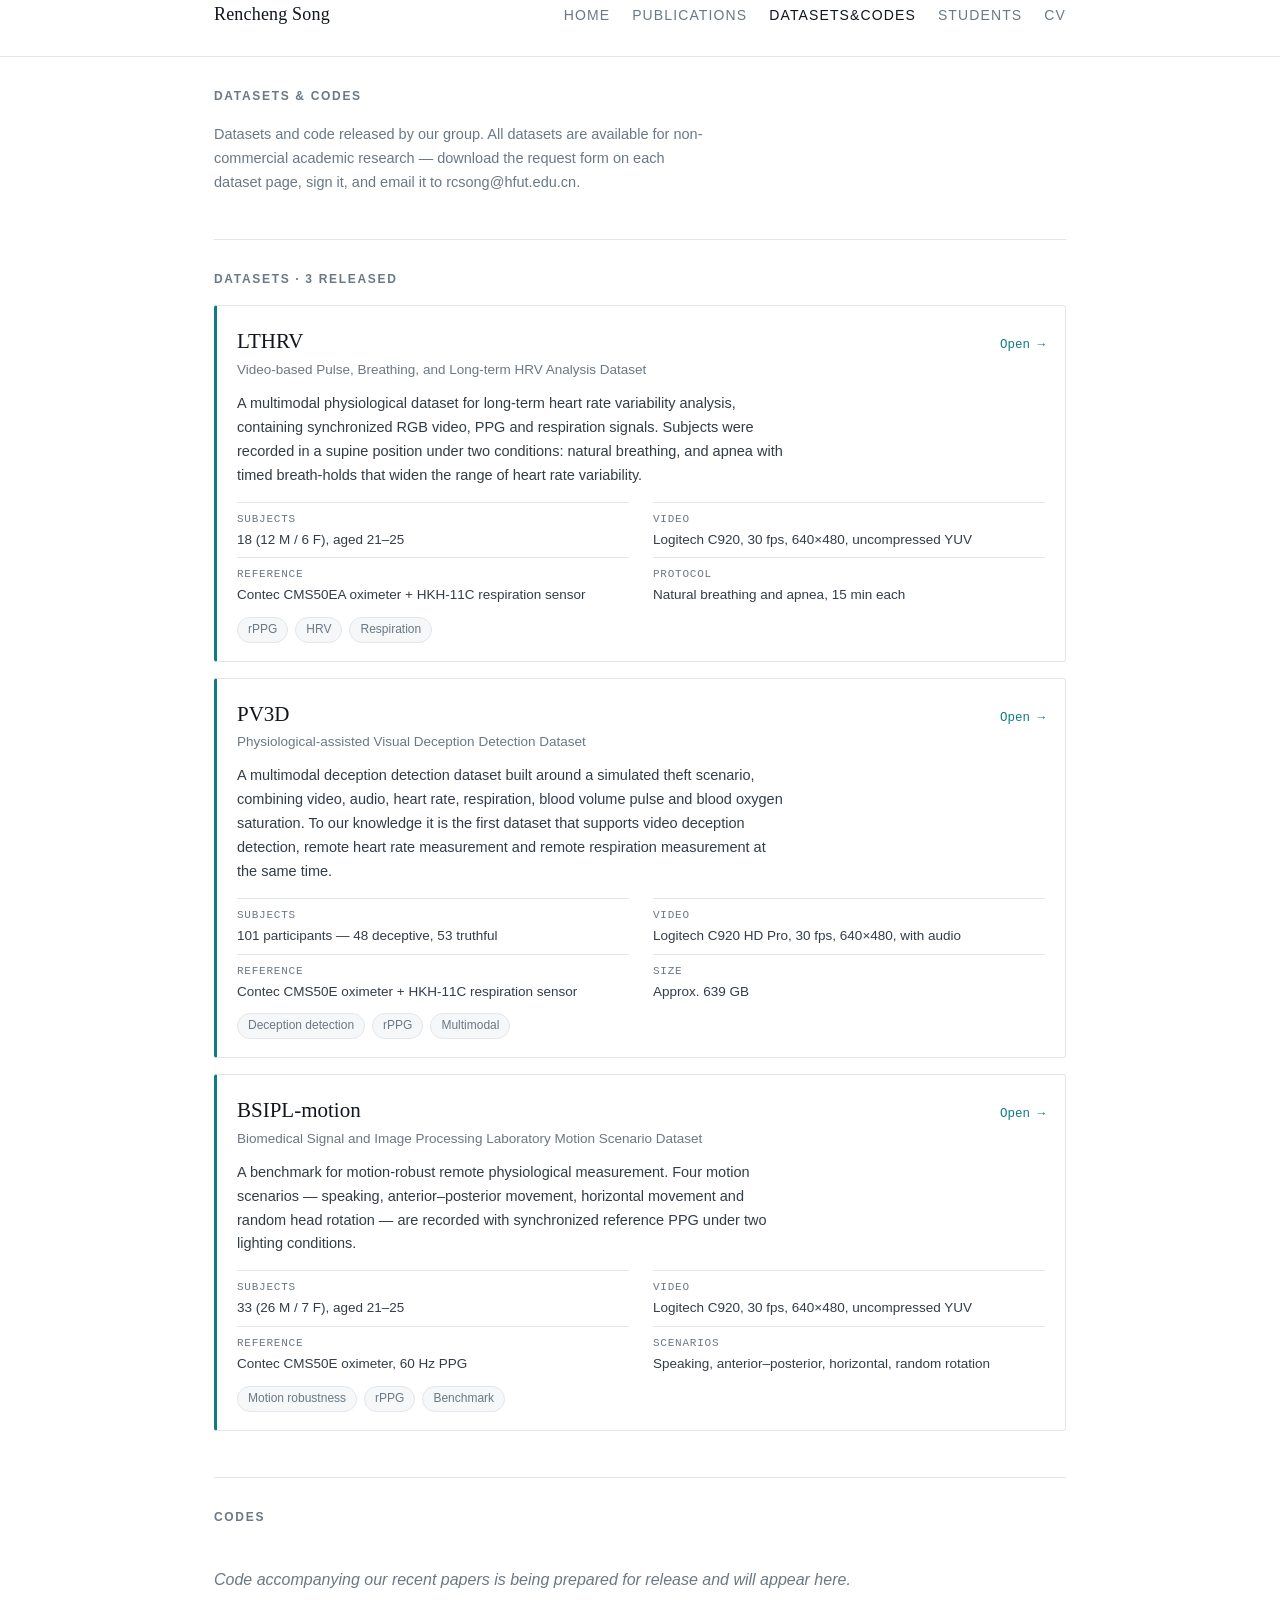
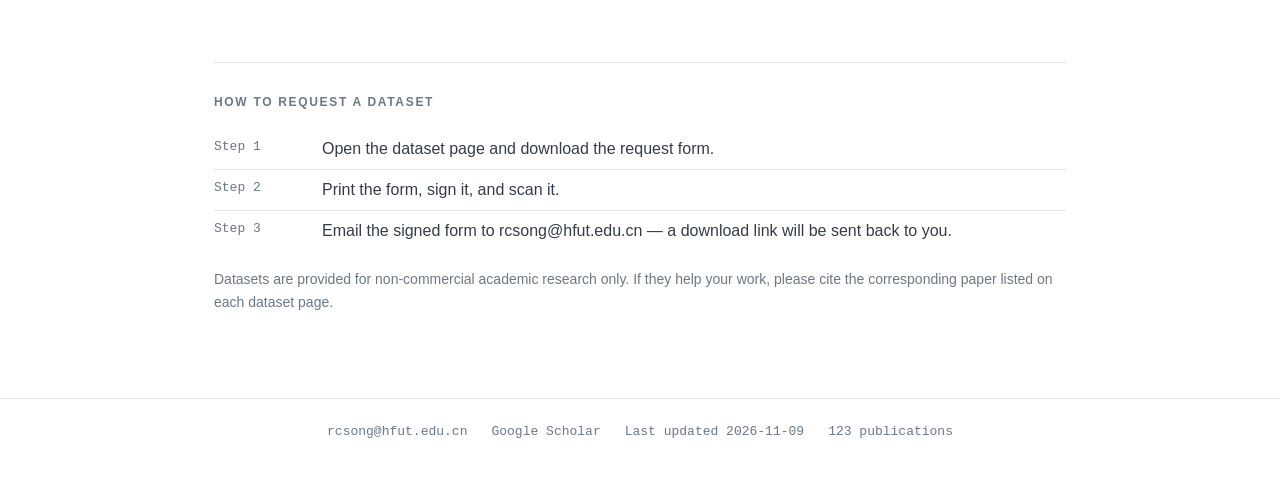
<file: resources.html>
<!DOCTYPE html>
<html lang="en">
<head>
<meta charset="utf-8">
<meta name="viewport" content="width=device-width, initial-scale=1">
<title>Datasets &amp; Codes — Rencheng Song</title>
<meta name="description" content="Public datasets and open-source code released by Rencheng Song's group at Hefei University of Technology, covering remote physiological measurement, deception detection and motion-robust rPPG.">
<link rel="canonical" href="https://renchengsong.github.io/resources.html">
<link rel="stylesheet" href="assets/css/style.css">
<meta property="og:title" content="Datasets &amp; Codes — Rencheng Song">
<meta property="og:type" content="profile">
<meta property="og:url" content="https://renchengsong.github.io/resources.html">
<script type="application/ld+json">{"@context": "https://schema.org", "@type": "Person", "name": "Rencheng Song", "alternateName": "宋仁成", "jobTitle": "Professor", "email": "mailto:rcsong@hfut.edu.cn", "url": "https://renchengsong.github.io", "affiliation": {"@type": "Organization", "name": "Hefei University of Technology"}, "sameAs": ["https://scholar.google.com/citations?user=GH-rVCUAAAAJ&hl=en"], "knowsAbout": ["Vision-based Intelligent Sensing", "Electromagnetic Intelligent Sensing", "Multimodal Fusion & Physics-driven Sensing"], "description": "123 peer-reviewed publications."}</script>
</head>
<body>

<div class="topbar"><div class="wrap">
  <a class="brand" href="index.html">Rencheng Song</a>
  <nav>
    <a href="index.html">Home</a>
    <a href="publications.html">Publications</a>
    <a href="resources.html" aria-current="page">Datasets&amp;Codes</a>
    <a href="students.html">Students</a>
    <a href="pdfs/Song_cv_hfut.pdf">CV</a>
  </nav>
</div></div>

<main class="wrap">
<section style="border-top:0">
  <h2>Datasets &amp; Codes</h2>
  <p style="color:var(--muted);font-size:14.5px;max-width:62ch">Datasets and code released by our group. All datasets are available for non-commercial academic research — download the request form on each dataset page, sign it, and email it to rcsong@hfut.edu.cn.</p>
</section>

<section id="datasets">
  <h2>Datasets &middot; 3 released</h2>
  <article class="res" style="--c: #0e7c86">
    <div class="res-head">
      <div>
        <h3><a href="datasets/LTHRV/index.html">LTHRV</a></h3>
        <div class="res-sub">Video-based Pulse, Breathing, and Long-term HRV Analysis Dataset</div>
      </div>
      <a class="res-go" href="datasets/LTHRV/index.html">Open &rarr;</a>
    </div>
    <p class="res-desc">A multimodal physiological dataset for long-term heart rate variability analysis, containing synchronized RGB video, PPG and respiration signals. Subjects were recorded in a supine position under two conditions: natural breathing, and apnea with timed breath-holds that widen the range of heart rate variability.</p>
    <dl class="facts">
      <div><dt>Subjects</dt><dd>18 (12 M / 6 F), aged 21–25</dd></div>
      <div><dt>Video</dt><dd>Logitech C920, 30 fps, 640×480, uncompressed YUV</dd></div>
      <div><dt>Reference</dt><dd>Contec CMS50EA oximeter + HKH-11C respiration sensor</dd></div>
      <div><dt>Protocol</dt><dd>Natural breathing and apnea, 15 min each</dd></div>
    </dl>
    <div class="res-tags">
<span class="chip">rPPG</span><span class="chip">HRV</span><span class="chip">Respiration</span>    </div>
  </article>
  <article class="res" style="--c: #0e7c86">
    <div class="res-head">
      <div>
        <h3><a href="datasets/PV3D/PV3D.html">PV3D</a></h3>
        <div class="res-sub">Physiological-assisted Visual Deception Detection Dataset</div>
      </div>
      <a class="res-go" href="datasets/PV3D/PV3D.html">Open &rarr;</a>
    </div>
    <p class="res-desc">A multimodal deception detection dataset built around a simulated theft scenario, combining video, audio, heart rate, respiration, blood volume pulse and blood oxygen saturation. To our knowledge it is the first dataset that supports video deception detection, remote heart rate measurement and remote respiration measurement at the same time.</p>
    <dl class="facts">
      <div><dt>Subjects</dt><dd>101 participants — 48 deceptive, 53 truthful</dd></div>
      <div><dt>Video</dt><dd>Logitech C920 HD Pro, 30 fps, 640×480, with audio</dd></div>
      <div><dt>Reference</dt><dd>Contec CMS50E oximeter + HKH-11C respiration sensor</dd></div>
      <div><dt>Size</dt><dd>Approx. 639 GB</dd></div>
    </dl>
    <div class="res-tags">
<span class="chip">Deception detection</span><span class="chip">rPPG</span><span class="chip">Multimodal</span>    </div>
  </article>
  <article class="res" style="--c: #0e7c86">
    <div class="res-head">
      <div>
        <h3><a href="datasets/BSIPL-motion/index.html">BSIPL-motion</a></h3>
        <div class="res-sub">Biomedical Signal and Image Processing Laboratory Motion Scenario Dataset</div>
      </div>
      <a class="res-go" href="datasets/BSIPL-motion/index.html">Open &rarr;</a>
    </div>
    <p class="res-desc">A benchmark for motion-robust remote physiological measurement. Four motion scenarios — speaking, anterior–posterior movement, horizontal movement and random head rotation — are recorded with synchronized reference PPG under two lighting conditions.</p>
    <dl class="facts">
      <div><dt>Subjects</dt><dd>33 (26 M / 7 F), aged 21–25</dd></div>
      <div><dt>Video</dt><dd>Logitech C920, 30 fps, 640×480, uncompressed YUV</dd></div>
      <div><dt>Reference</dt><dd>Contec CMS50E oximeter, 60 Hz PPG</dd></div>
      <div><dt>Scenarios</dt><dd>Speaking, anterior–posterior, horizontal, random rotation</dd></div>
    </dl>
    <div class="res-tags">
<span class="chip">Motion robustness</span><span class="chip">rPPG</span><span class="chip">Benchmark</span>    </div>
  </article>
</section>

<section id="code">
  <h2>Codes</h2>
  <p class="empty">Code accompanying our recent papers is being prepared for release and will appear here.</p>
</section>

<section>
  <h2>How to request a dataset</h2>
  <ol class="plainlist" style="counter-reset:step">
    <li><span class="when">Step 1</span><span>Open the dataset page and download the request form.</span></li>
    <li><span class="when">Step 2</span><span>Print the form, sign it, and scan it.</span></li>
    <li><span class="when">Step 3</span><span>Email the signed form to rcsong@hfut.edu.cn — a download link will be sent back to you.</span></li>
  </ol>
  <p style="margin-top:16px;color:var(--muted);font-size:14px">
    Datasets are provided for non-commercial academic research only. If they help your work, please cite the
    corresponding paper listed on each dataset page.
  </p>
</section>
</main>

<footer><div class="wrap" style="display:flex;flex-wrap:wrap;gap:10px 24px;padding:0">
  <span>rcsong@hfut.edu.cn</span>
  <a href="https://scholar.google.com/citations?user=GH-rVCUAAAAJ&amp;hl=en">Google Scholar</a>
  <span>Last updated 2026-11-09</span>
  <span>123 publications</span>
</div></footer>

</body>
</html>
</file>
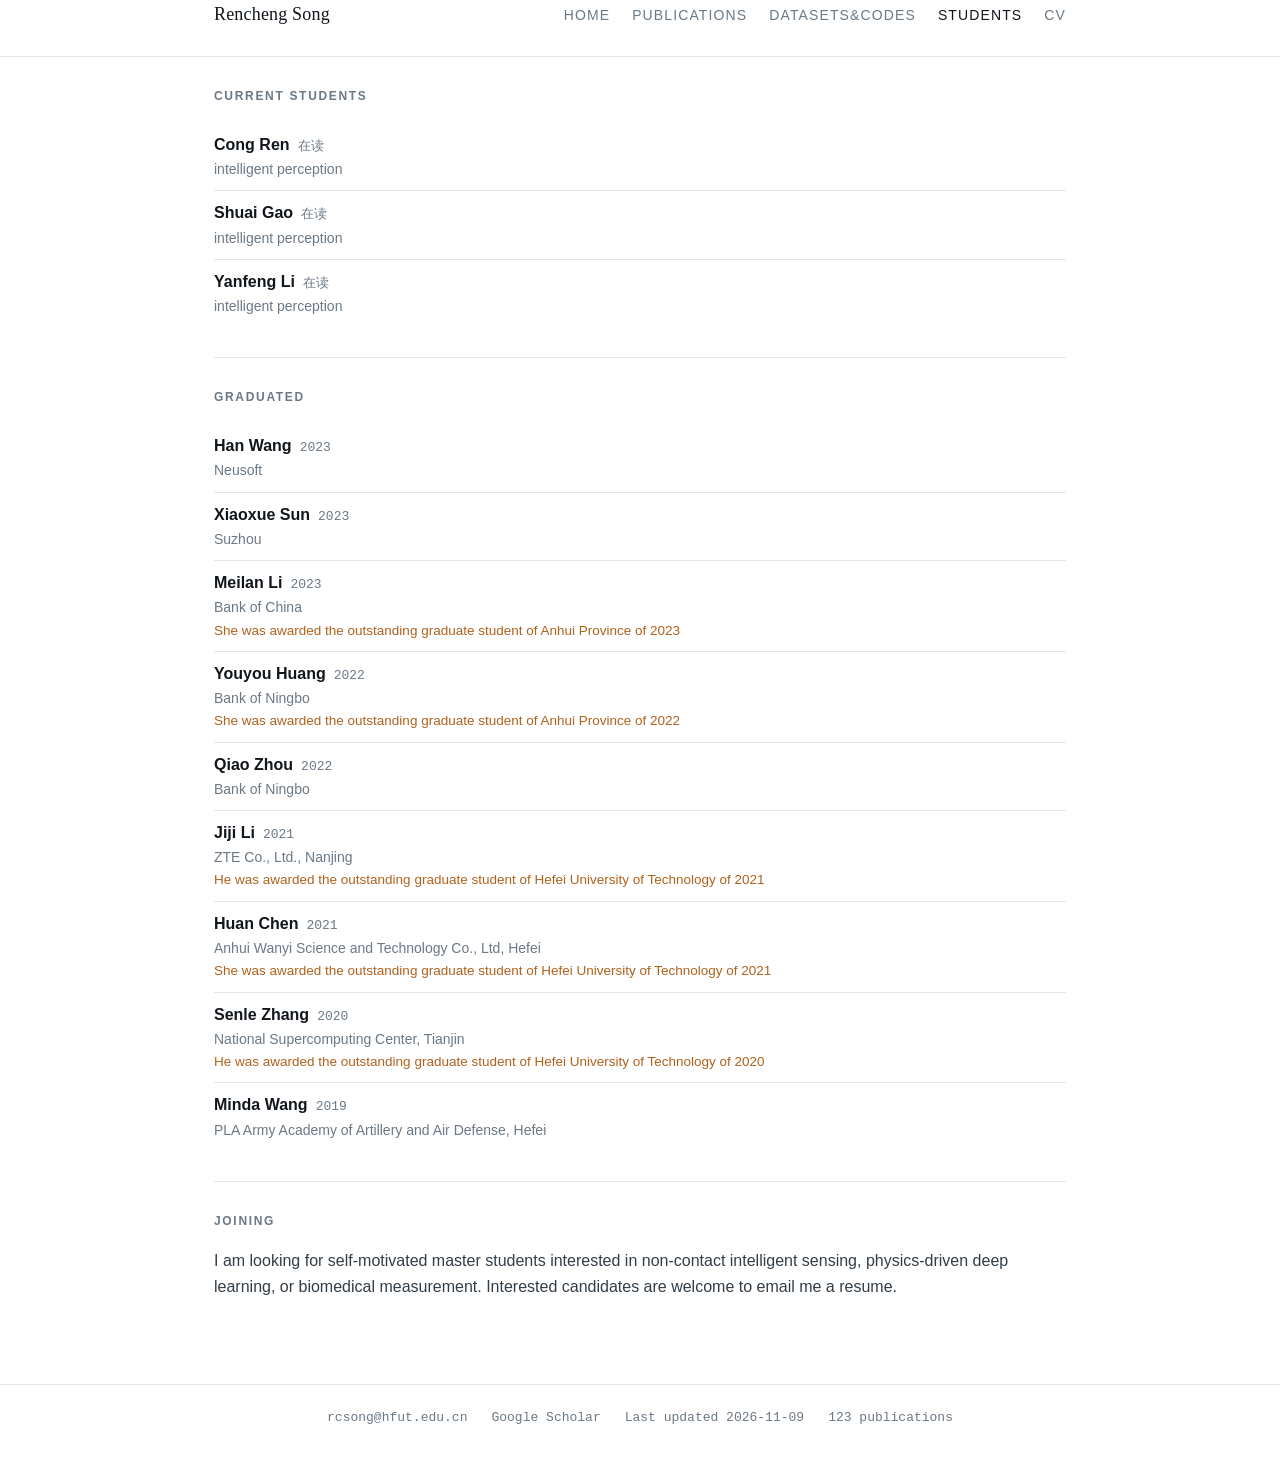
<file: students.html>
<!DOCTYPE html>
<html lang="en">
<head>
<meta charset="utf-8">
<meta name="viewport" content="width=device-width, initial-scale=1">
<title>Students — Rencheng Song</title>
<meta name="description" content="Rencheng Song (宋仁成), Professor at Hefei University of Technology. Intelligent perception, vision-based vital sign monitoring, electromagnetic inverse scattering.">
<link rel="canonical" href="https://renchengsong.github.io/students.html">
<link rel="stylesheet" href="assets/css/style.css">
<meta property="og:title" content="Students — Rencheng Song">
<meta property="og:type" content="profile">
<meta property="og:url" content="https://renchengsong.github.io/students.html">
<script type="application/ld+json">{"@context": "https://schema.org", "@type": "Person", "name": "Rencheng Song", "alternateName": "宋仁成", "jobTitle": "Professor", "email": "mailto:rcsong@hfut.edu.cn", "url": "https://renchengsong.github.io", "affiliation": {"@type": "Organization", "name": "Hefei University of Technology"}, "sameAs": ["https://scholar.google.com/citations?user=GH-rVCUAAAAJ&hl=en"], "knowsAbout": ["Vision-based Intelligent Sensing", "Electromagnetic Intelligent Sensing", "Multimodal Fusion & Physics-driven Sensing"], "description": "123 peer-reviewed publications."}</script>
</head>
<body>

<div class="topbar"><div class="wrap">
  <a class="brand" href="index.html">Rencheng Song</a>
  <nav>
    <a href="index.html">Home</a>
    <a href="publications.html">Publications</a>
    <a href="resources.html">Datasets&amp;Codes</a>
    <a href="students.html" aria-current="page">Students</a>
    <a href="pdfs/Song_cv_hfut.pdf">CV</a>
  </nav>
</div></div>

<main class="wrap">
<section style="border-top:0">
  <h2>Current students</h2>
  <ul class="students">
    <li><span class="nm">Cong Ren</span><span class="yr">在读</span>
<div style="font-size:14px;color:var(--muted)">intelligent perception</div></li>
    <li><span class="nm">Shuai Gao</span><span class="yr">在读</span>
<div style="font-size:14px;color:var(--muted)">intelligent perception</div></li>
    <li><span class="nm">Yanfeng Li</span><span class="yr">在读</span>
<div style="font-size:14px;color:var(--muted)">intelligent perception</div></li>
  </ul>
</section>

<section>
  <h2>Graduated</h2>
  <ul class="students">
    <li>
      <span class="nm">Han Wang</span><span class="yr">2023</span>
<div style="font-size:14px;color:var(--muted)">Neusoft</div>    </li>
    <li>
      <span class="nm">Xiaoxue Sun</span><span class="yr">2023</span>
<div style="font-size:14px;color:var(--muted)">Suzhou</div>    </li>
    <li>
      <span class="nm">Meilan Li</span><span class="yr">2023</span>
<div style="font-size:14px;color:var(--muted)">Bank of China</div><span class="hn">She was awarded the outstanding graduate student of Anhui Province of 2023</span>    </li>
    <li>
      <span class="nm">Youyou Huang</span><span class="yr">2022</span>
<div style="font-size:14px;color:var(--muted)">Bank of Ningbo</div><span class="hn">She was awarded the outstanding graduate student of Anhui Province of 2022</span>    </li>
    <li>
      <span class="nm">Qiao Zhou</span><span class="yr">2022</span>
<div style="font-size:14px;color:var(--muted)">Bank of Ningbo</div>    </li>
    <li>
      <span class="nm">Jiji Li</span><span class="yr">2021</span>
<div style="font-size:14px;color:var(--muted)">ZTE Co., Ltd., Nanjing</div><span class="hn">He was awarded the outstanding graduate student of Hefei University of Technology of 2021</span>    </li>
    <li>
      <span class="nm">Huan Chen</span><span class="yr">2021</span>
<div style="font-size:14px;color:var(--muted)">Anhui Wanyi Science and Technology Co., Ltd, Hefei</div><span class="hn">She was awarded the outstanding graduate student of Hefei University of Technology of 2021</span>    </li>
    <li>
      <span class="nm">Senle Zhang</span><span class="yr">2020</span>
<div style="font-size:14px;color:var(--muted)">National Supercomputing Center, Tianjin</div><span class="hn">He was awarded the outstanding graduate student of Hefei University of Technology of 2020</span>    </li>
    <li>
      <span class="nm">Minda Wang</span><span class="yr">2019</span>
<div style="font-size:14px;color:var(--muted)">PLA Army Academy of Artillery and Air Defense, Hefei</div>    </li>
  </ul>
</section>

<section>
  <h2>Joining</h2>
  <p>I am looking for self-motivated master students interested in non-contact intelligent sensing,
physics-driven deep learning, or biomedical measurement. Interested candidates are welcome to
email me a resume.
</p>
</section>
</main>

<footer><div class="wrap" style="display:flex;flex-wrap:wrap;gap:10px 24px;padding:0">
  <span>rcsong@hfut.edu.cn</span>
  <a href="https://scholar.google.com/citations?user=GH-rVCUAAAAJ&amp;hl=en">Google Scholar</a>
  <span>Last updated 2026-11-09</span>
  <span>123 publications</span>
</div></footer>

</body>
</html>
</file>
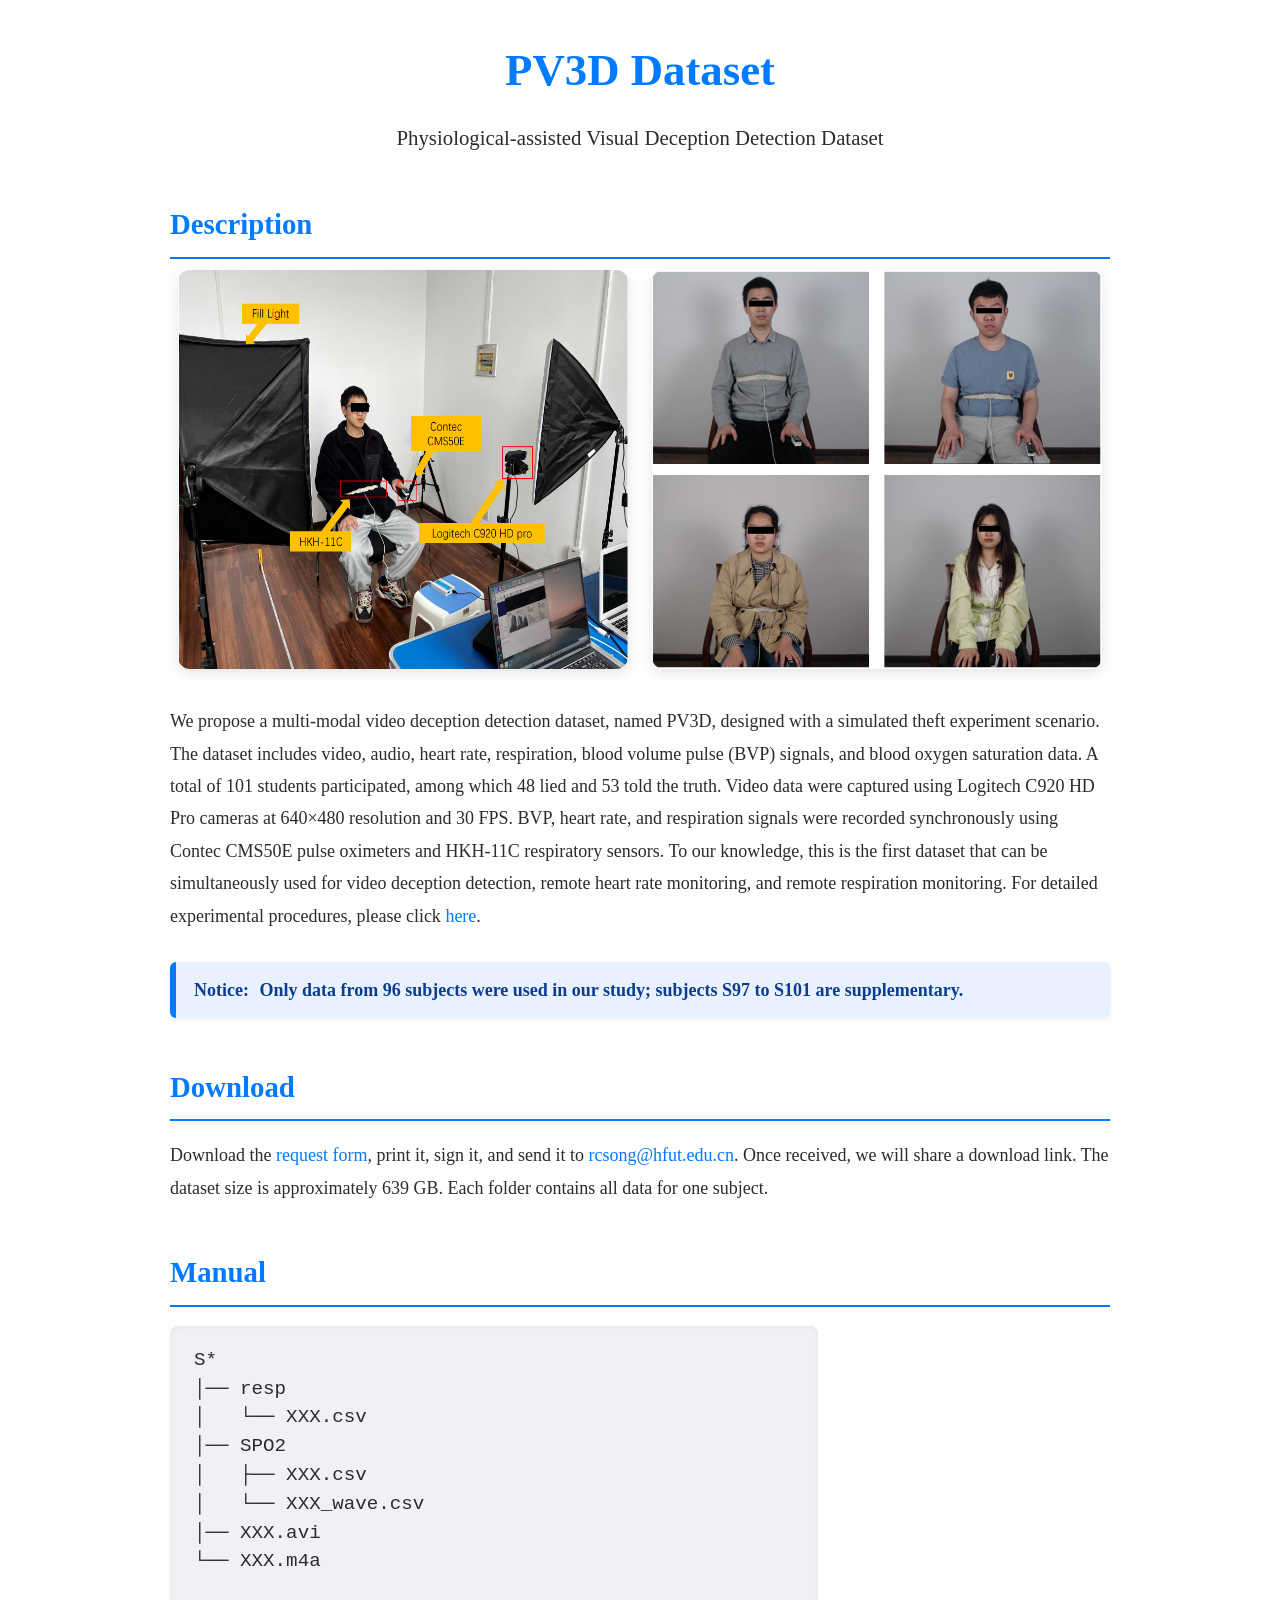
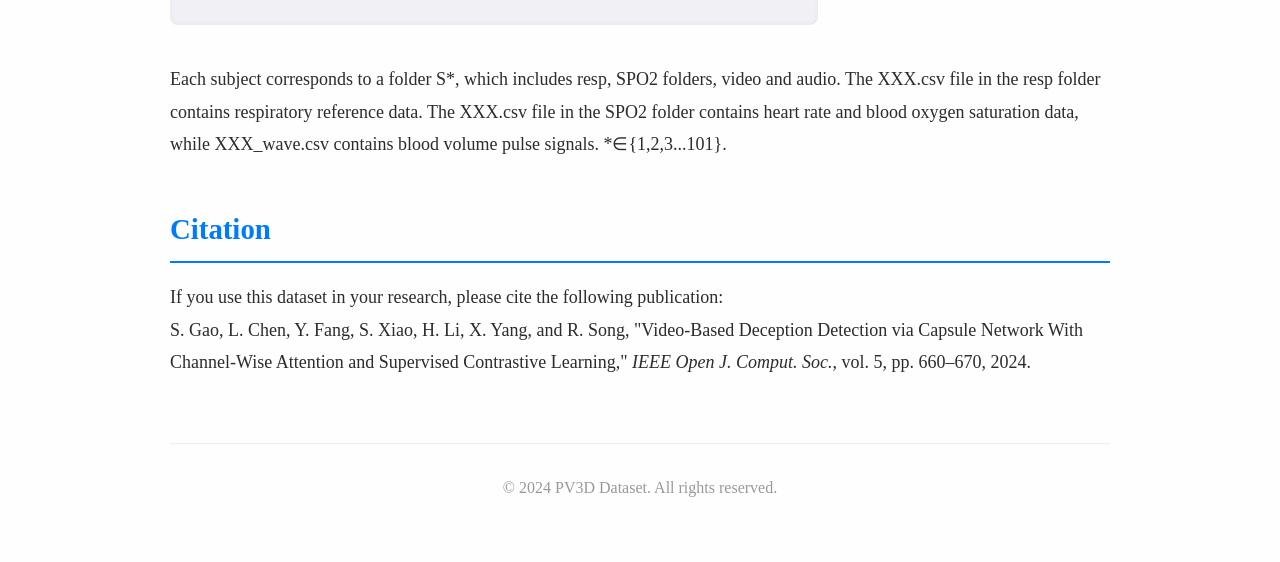
<file: datasets/PV3D/PV3D.html>
<!DOCTYPE html>
<html lang="en">
<head>
<meta charset="UTF-8" />
<meta name="viewport" content="width=device-width, initial-scale=1" />
<title>PV3D Dataset</title>
<style type="text/css">
  body {
    background-color: #fefefe;
    font-family: "Times New Roman", Times, serif;
    font-size: 18px;        /* 字体放大 */
    line-height: 1.8;       /* 行高增加，阅读更舒适 */
    color: #2c2c2c;
    margin: 30px auto;
    max-width: 940px;
    padding: 0 15px;
  }
  h1, h2 {
    font-weight: bold;
    color: #007bff;
    margin-bottom: 0.4em;
    margin-top: 1.5em;
  }
  h1 {
    font-size: 2.8rem;
    text-align: center;
    margin-top: 0;
  }
  h2 {
    font-size: 1.8rem;
    border-bottom: 2px solid #007bff;
    padding-bottom: 0.2em;
  }
  p {
    margin-bottom: 1.5em;
  }
  a {
    color: #007bff;
    text-decoration: none;
  }
  a:hover, a:focus {
    text-decoration: underline;
    outline: none;
  }
  .images {
    display: flex;
    flex-wrap: wrap;
    justify-content: center;
    gap: 24px;
    margin-bottom: 2em;
  }
  .images img {
    max-width: 450px;
    width: 100%;
    border-radius: 12px;
    box-shadow: 0 4px 12px rgba(0,0,0,0.1);
    cursor: pointer;
    transition: transform 0.3s ease;
  }
  .images img:hover {
    transform: scale(1.03);
    box-shadow: 0 8px 24px rgba(0,0,0,0.15);
  }
  .notice {
    background-color: #e9f1ff;
    border-left: 6px solid #007bff;
    padding: 12px 18px;
    margin-top: 30px;
    font-weight: 600;
    color: #0a3d91;
    border-radius: 6px;
    box-shadow: 0 2px 6px rgba(0,0,0,0.05);
    max-width: 620px;
  }
  .notice strong {
    font-weight: 700;
    margin-right: 6px;
  }
  .manual pre {
    background: #f0f0f5;
    border-radius: 8px;
    padding: 20px 24px;
    font-family: "Courier New", Courier, monospace;
    font-size: 1.2rem;
    line-height: 1.5;
    overflow-x: auto;
    box-shadow: inset 0 0 6px rgba(0,0,0,0.05);
    max-width: 600px;
    margin-bottom: 2em;
    user-select: text;
  }
  footer {
    text-align: center;
    padding: 30px 15px;
    font-size: 1rem;
    color: #999;
    border-top: 1px solid #eee;
    user-select: none;
    margin-top: 4em;
  }
  @media (max-width: 600px) {
    body {
      font-size: 16px;
      line-height: 1.6;
    }
    h1 {
      font-size: 2rem;
    }
    h2 {
      font-size: 1.5rem;
    }
    .images img {
      max-width: 100%;
    }
  }
</style>
</head>
<body>

<h1>PV3D Dataset</h1>
<p style="text-align:center; font-size:1.3rem; font-weight: 300; margin-top: -10px;">
  Physiological-assisted Visual Deception Detection Dataset
</p>

<section>
  <h2>Description</h2>
  <div class="images" aria-label="Dataset and data collection scenario images">
    <img src="img/data_collection_scenarios.PNG" alt="Data Collection Scenarios: Participants with sensors and cameras" />
    <img src="img/dataset.PNG" alt="Dataset Overview with different modalities" />
  </div>
  <p>
    We propose a multi-modal video deception detection dataset, named PV3D, designed with a simulated theft experiment scenario.
    The dataset includes video, audio, heart rate, respiration, blood volume pulse (BVP) signals, and blood oxygen saturation data.
    A total of 101 students participated, among which 48 lied and 53 told the truth.
    Video data were captured using Logitech C920 HD Pro cameras at 640×480 resolution and 30 FPS.
    BVP, heart rate, and respiration signals were recorded synchronously using Contec CMS50E pulse oximeters and HKH-11C respiratory sensors.
    To our knowledge, this is the first dataset that can be simultaneously used for video deception detection, remote heart rate monitoring, and remote respiration monitoring.
    For detailed experimental procedures, please click <a href="./detal.pdf" target="_blank" rel="noopener noreferrer">here</a>.
  </p>

<div class="notice" role="note" aria-live="polite" style="
    white-space: nowrap;
    overflow-x: auto;
    max-width: 100%;
    padding: 12px 18px;
    background-color: #e9f1ff;
    border-left: 6px solid #007bff;
    font-weight: 600;
    color: #0a3d91;
    border-radius: 6px;
    box-shadow: 0 2px 6px rgba(0,0,0,0.05);
    user-select: none;
    margin-top: 30px;
">
  <strong>Notice:</strong> Only data from 96 subjects were used in our study; subjects S97 to S101 are supplementary.
</div>

  <h2>Download</h2>
  <p>
    Download the <a href="./request.pdf" target="_blank" rel="noopener noreferrer">request form</a>, print it, sign it, and send it to
    <a href="mailto:rcsong@hfut.edu.cn">rcsong@hfut.edu.cn</a>. Once received, we will share a download link. The dataset size is approximately 639 GB. Each folder contains all data for one subject.
  </p>

  <h2>Manual</h2>
  <div class="manual">
    <pre>
S*  
│── resp  
│   └── XXX.csv  
│── SPO2  
│   ├── XXX.csv  
│   └── XXX_wave.csv  
│── XXX.avi  
└── XXX.m4a
    </pre>
  </div>
  <p>
    Each subject corresponds to a folder S*, which includes resp, SPO2 folders, video and audio. The XXX.csv file in the resp folder contains respiratory reference data. The XXX.csv file in the SPO2 folder contains heart rate and blood oxygen saturation data, while XXX_wave.csv contains blood volume pulse signals. *∈{1,2,3...101}.
  </p>

  <h2>Citation</h2>
  <p>
    If you use this dataset in your research, please cite the following publication:<br />
    S. Gao, L. Chen, Y. Fang, S. Xiao, H. Li, X. Yang, and R. Song, "Video-Based Deception Detection via Capsule Network With Channel-Wise Attention and Supervised Contrastive Learning," <em>IEEE Open J. Comput. Soc.</em>, vol. 5, pp. 660–670, 2024.
  </p>
</section>

<footer>
  &copy; 2024 PV3D Dataset. All rights reserved.
</footer>

</body>
</html>
</file>
<file: assets/css/style.css>
/* Rencheng Song — homepage
   设计约束：零外部请求（不加载 Google Fonts，国内打开快）、
   信息密度高、三个研究方向用颜色标记贯穿全站。 */

:root {
  --ink:      #10161c;
  --body:     #333d47;
  --muted:    #6b7885;
  --rule:     #e3e7ea;
  --paper:    #ffffff;
  --panel:    #f5f7f8;
  --link:     #0d5c8a;

  --cat-vision: #0e7c86;
  --cat-fusion: #7248a8;
  --cat-em:     #b0611c;

  --serif: Georgia, "Times New Roman", "Songti SC", serif;
  --sans:  -apple-system, BlinkMacSystemFont, "Segoe UI", "PingFang SC",
           "Hiragino Sans GB", "Microsoft YaHei", Roboto, Helvetica, Arial, sans-serif;
  --mono:  ui-monospace, SFMono-Regular, "SF Mono", Menlo, Consolas, monospace;

  --w: 900px;
}

* { box-sizing: border-box; }

html { -webkit-text-size-adjust: 100%; }

body {
  margin: 0;
  background: var(--paper);
  color: var(--body);
  font-family: var(--sans);
  font-size: 16px;
  line-height: 1.65;
}

a { color: var(--link); text-decoration: none; border-bottom: 1px solid rgba(13,92,138,.28); }
a:hover { border-bottom-color: var(--link); }
a:focus-visible { outline: 2px solid var(--link); outline-offset: 2px; border-radius: 2px; }

.wrap { max-width: var(--w); margin: 0 auto; padding: 0 24px; }

/* ---------- 顶栏 ---------- */
.topbar {
  border-bottom: 1px solid var(--rule);
  position: sticky; top: 0; z-index: 10;
  background: rgba(255,255,255,.94);
  backdrop-filter: saturate(150%) blur(6px);
}
.topbar .wrap { display: flex; align-items: baseline; gap: 28px; height: 56px; }
.brand {
  font-family: var(--serif); font-size: 18px; color: var(--ink);
  border: 0; letter-spacing: .01em;
}
.topbar nav { margin-left: auto; display: flex; gap: 22px; }
.topbar nav a {
  border: 0; color: var(--muted); font-size: 14px;
  text-transform: uppercase; letter-spacing: .08em;
}
.topbar nav a:hover, .topbar nav a[aria-current="page"] { color: var(--ink); }

/* ---------- 头部名片 ---------- */
.hero { display: grid; grid-template-columns: 168px 1fr; gap: 32px; padding: 48px 0 40px; }
.hero img { width: 168px; height: 224px; object-fit: cover; border-radius: 2px; display: block; }
.hero h1 {
  font-family: var(--serif); font-weight: 400; font-size: 36px;
  color: var(--ink); margin: 0 0 2px; line-height: 1.15;
}
.hero .han { font-size: 20px; color: var(--muted); font-family: var(--serif); }
.hero .role { margin: 6px 0 14px; color: var(--ink); }
.meta { font-size: 14.5px; color: var(--muted); line-height: 1.7; }
.meta strong { color: var(--body); font-weight: 600; }
.idlinks { margin-top: 14px; display: flex; flex-wrap: wrap; gap: 10px; }
.idlinks a {
  border: 1px solid var(--rule); border-radius: 999px; padding: 3px 12px;
  font-size: 13px; color: var(--body); background: var(--panel);
}
.idlinks a:hover { border-color: var(--link); color: var(--link); }

/* ---------- 区块 ---------- */
section { padding: 30px 0; border-top: 1px solid var(--rule); }
h2 {
  font-family: var(--sans); font-size: 12px; font-weight: 700;
  letter-spacing: .14em; text-transform: uppercase; color: var(--muted);
  margin: 0 0 16px;
}
h3 { font-family: var(--serif); font-weight: 400; font-size: 20px; color: var(--ink); margin: 26px 0 12px; }
p { margin: 0 0 14px; }

.plainlist { list-style: none; margin: 0; padding: 0; }
.plainlist li { padding: 7px 0; border-bottom: 1px solid var(--rule); display: flex; gap: 16px; }
.plainlist li:last-child { border-bottom: 0; }
.plainlist .when { font-family: var(--mono); font-size: 13px; color: var(--muted); white-space: nowrap; min-width: 92px; }

/* ---------- 方向卡片 ---------- */
.areas { display: grid; grid-template-columns: repeat(3, 1fr); gap: 14px; }
.area { border: 1px solid var(--rule); border-top: 3px solid var(--c); border-radius: 3px; padding: 14px 16px; }
.area .n { font-family: var(--mono); font-size: 12px; color: var(--c); letter-spacing: .04em; }
.area h4 { margin: 4px 0 6px; font-size: 15px; color: var(--ink); font-weight: 600; line-height: 1.35; }
.area p { font-size: 13.5px; color: var(--muted); margin: 0; }

/* ---------- 论文列表（签名元素：左侧年份刻度） ---------- */
.filters { display: flex; flex-wrap: wrap; gap: 8px; margin-bottom: 20px; }
.filters button {
  font: inherit; font-size: 13.5px; cursor: pointer;
  background: var(--paper); color: var(--body);
  border: 1px solid var(--rule); border-radius: 999px; padding: 4px 14px;
}
.filters button .dot {
  display: inline-block; width: 7px; height: 7px; border-radius: 50%;
  margin-right: 7px; vertical-align: 1px; background: var(--c, var(--muted));
}
.filters button[aria-pressed="true"] { background: var(--ink); color: #fff; border-color: var(--ink); }
.filters button:hover { border-color: var(--muted); }

.pubs { list-style: none; margin: 0; padding: 0; }
.pub {
  display: grid; grid-template-columns: 62px 1fr; gap: 18px;
  padding: 14px 0; border-bottom: 1px solid var(--rule);
}
.pub:last-child { border-bottom: 0; }
.pub .year {
  font-family: var(--mono); font-size: 13px; color: var(--muted);
  padding-top: 2px; letter-spacing: .02em;
}
.pub .year::before {
  content: ""; display: block; width: 22px; height: 2px;
  background: var(--c, var(--rule)); margin-bottom: 6px;
}
.pub .t { color: var(--ink); font-weight: 600; line-height: 1.45; }
.pub .a { font-size: 14px; color: var(--muted); margin-top: 3px; }
.pub .a .me { color: var(--body); font-weight: 600; }
.pub .v { font-size: 14px; color: var(--body); margin-top: 3px; font-style: italic; }
.pub .x { margin-top: 6px; display: flex; flex-wrap: wrap; gap: 12px; align-items: center; font-size: 12.5px; }
.pub .x a { border: 0; font-family: var(--mono); }
.tag {
  font-family: var(--mono); font-size: 11px; letter-spacing: .06em; text-transform: uppercase;
  color: var(--c); border: 1px solid var(--c); border-radius: 2px; padding: 0 5px; opacity: .85;
}
.cited { font-family: var(--mono); color: var(--muted); }
.corr { color: var(--muted); }
.newflag { font-family: var(--mono); font-size: 11px; color: #fff; background: var(--ink); padding: 0 5px; border-radius: 2px; }

.empty { color: var(--muted); font-style: italic; padding: 24px 0; }

/* ---------- 学生 / 专利 ---------- */
.students { list-style: none; margin: 0; padding: 0; }
.students li { padding: 9px 0; border-bottom: 1px solid var(--rule); }
.students li:last-child { border-bottom: 0; }
.students .nm { color: var(--ink); font-weight: 600; }
.students .yr { font-family: var(--mono); font-size: 13px; color: var(--muted); margin-left: 8px; }
.students .hn { display: block; font-size: 13.5px; color: var(--cat-em); }

/* ---------- 页脚 ---------- */
footer {
  border-top: 1px solid var(--rule); margin-top: 40px; padding: 22px 0 48px;
  font-size: 13px; color: var(--muted); font-family: var(--mono);
  display: flex; flex-wrap: wrap; gap: 10px 24px;
}
footer a { color: var(--muted); border: 0; }
footer a:hover { color: var(--link); }

/* ---------- 响应式 ---------- */
@media (max-width: 720px) {
  .hero { grid-template-columns: 1fr; gap: 20px; padding: 32px 0 28px; }
  .hero img { width: 132px; height: 176px; }
  .areas { grid-template-columns: 1fr; }
  .pub { grid-template-columns: 46px 1fr; gap: 12px; }
  .topbar .wrap {
    flex-direction: column; align-items: flex-start;
    height: auto; gap: 4px; padding-top: 8px; padding-bottom: 8px;
  }
  .topbar nav {
    margin-left: 0; width: 100%; gap: 14px;
    overflow-x: auto; white-space: nowrap;
    scrollbar-width: none; -ms-overflow-style: none;
  }
  .topbar nav::-webkit-scrollbar { display: none; }
  .topbar nav a { font-size: 12px; letter-spacing: .05em; flex: 0 0 auto; }
  .plainlist li { flex-direction: column; gap: 2px; }
}

@media (prefers-reduced-motion: reduce) {
  * { animation: none !important; transition: none !important; }
}

@media print {
  .topbar, .filters { display: none; }
  a { color: #000; border: 0; }
}

/* ---------- 数据集 / 代码卡片 ---------- */
.res {
  border: 1px solid var(--rule); border-left: 3px solid var(--c);
  border-radius: 3px; padding: 18px 20px; margin-bottom: 16px;
  background: var(--paper);
}
.res:hover { border-color: var(--c); }
.res-head { display: flex; align-items: baseline; gap: 16px; }
.res-head h3 { margin: 0; font-size: 21px; }
.res-head h3 a { border: 0; color: var(--ink); }
.res-head h3 a:hover { color: var(--c); }
.res-sub { font-size: 13.5px; color: var(--muted); margin-top: 2px; line-height: 1.4; }
.res-go {
  margin-left: auto; white-space: nowrap; border: 0;
  font-family: var(--mono); font-size: 12.5px; color: var(--c);
}
.res-desc { margin: 12px 0 14px; font-size: 14.5px; max-width: 68ch; }

.facts { margin: 0 0 12px; padding: 0; display: grid; grid-template-columns: repeat(2, 1fr); gap: 8px 24px; }
.facts > div { border-top: 1px solid var(--rule); padding-top: 7px; }
.facts dt {
  font-family: var(--mono); font-size: 11px; letter-spacing: .07em;
  text-transform: uppercase; color: var(--muted);
}
.facts dd { margin: 2px 0 0; font-size: 13.5px; color: var(--body); line-height: 1.45; }

.res-tags { display: flex; flex-wrap: wrap; gap: 7px; }
.chip {
  font-size: 12px; color: var(--muted); background: var(--panel);
  border: 1px solid var(--rule); border-radius: 999px; padding: 2px 10px;
}

/* 首页的数据集小结 */
.res-mini { display: grid; grid-template-columns: repeat(3, 1fr); gap: 14px; }
.res-mini a {
  border: 1px solid var(--rule); border-top: 3px solid var(--c);
  border-radius: 3px; padding: 13px 15px; display: block; color: var(--body);
}
.res-mini a:hover { border-color: var(--c); }
.res-mini .nm { font-family: var(--serif); font-size: 17px; color: var(--ink); display: block; }
.res-mini .ds { font-size: 12.5px; color: var(--muted); margin-top: 4px; display: block; line-height: 1.4; }

@media (max-width: 720px) {
  .facts { grid-template-columns: 1fr; }
  .res-mini { grid-template-columns: 1fr; }
  .res-head { flex-wrap: wrap; }
  .res-go { margin-left: 0; }
}
</file>
